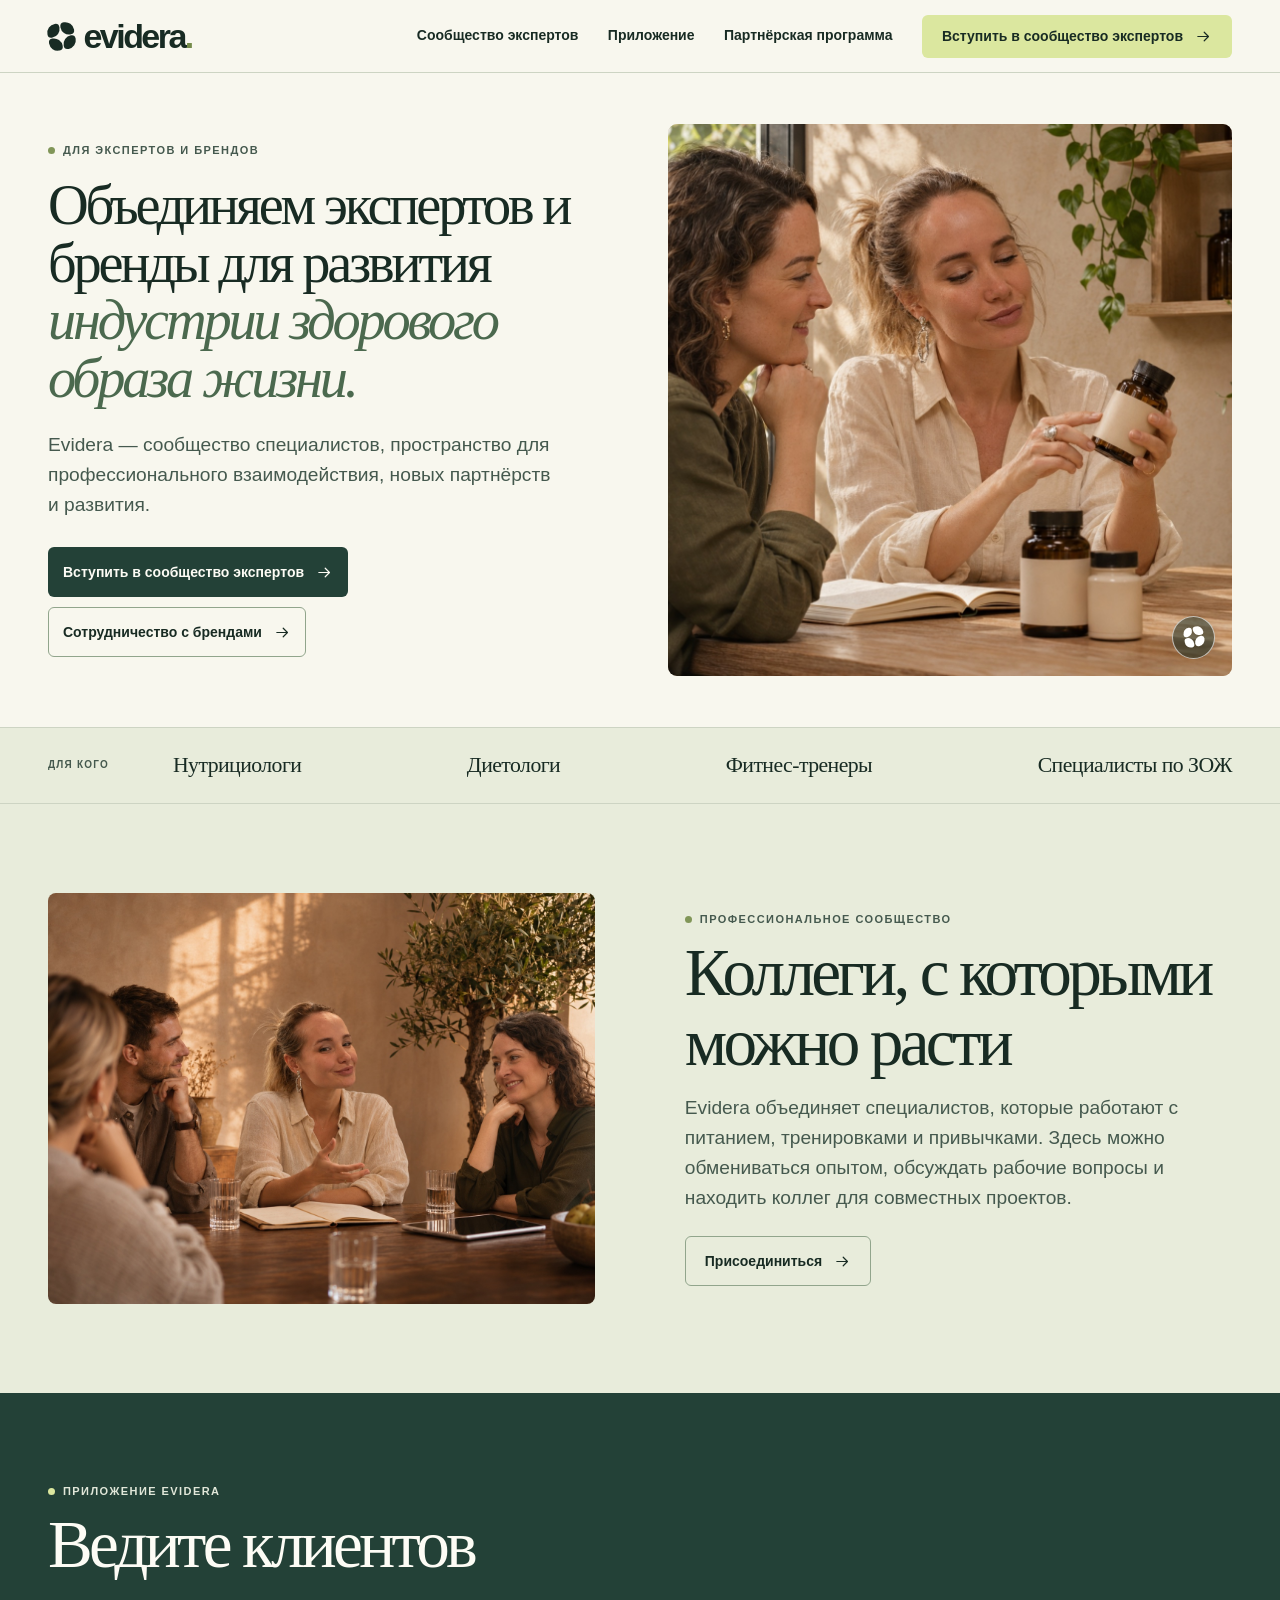
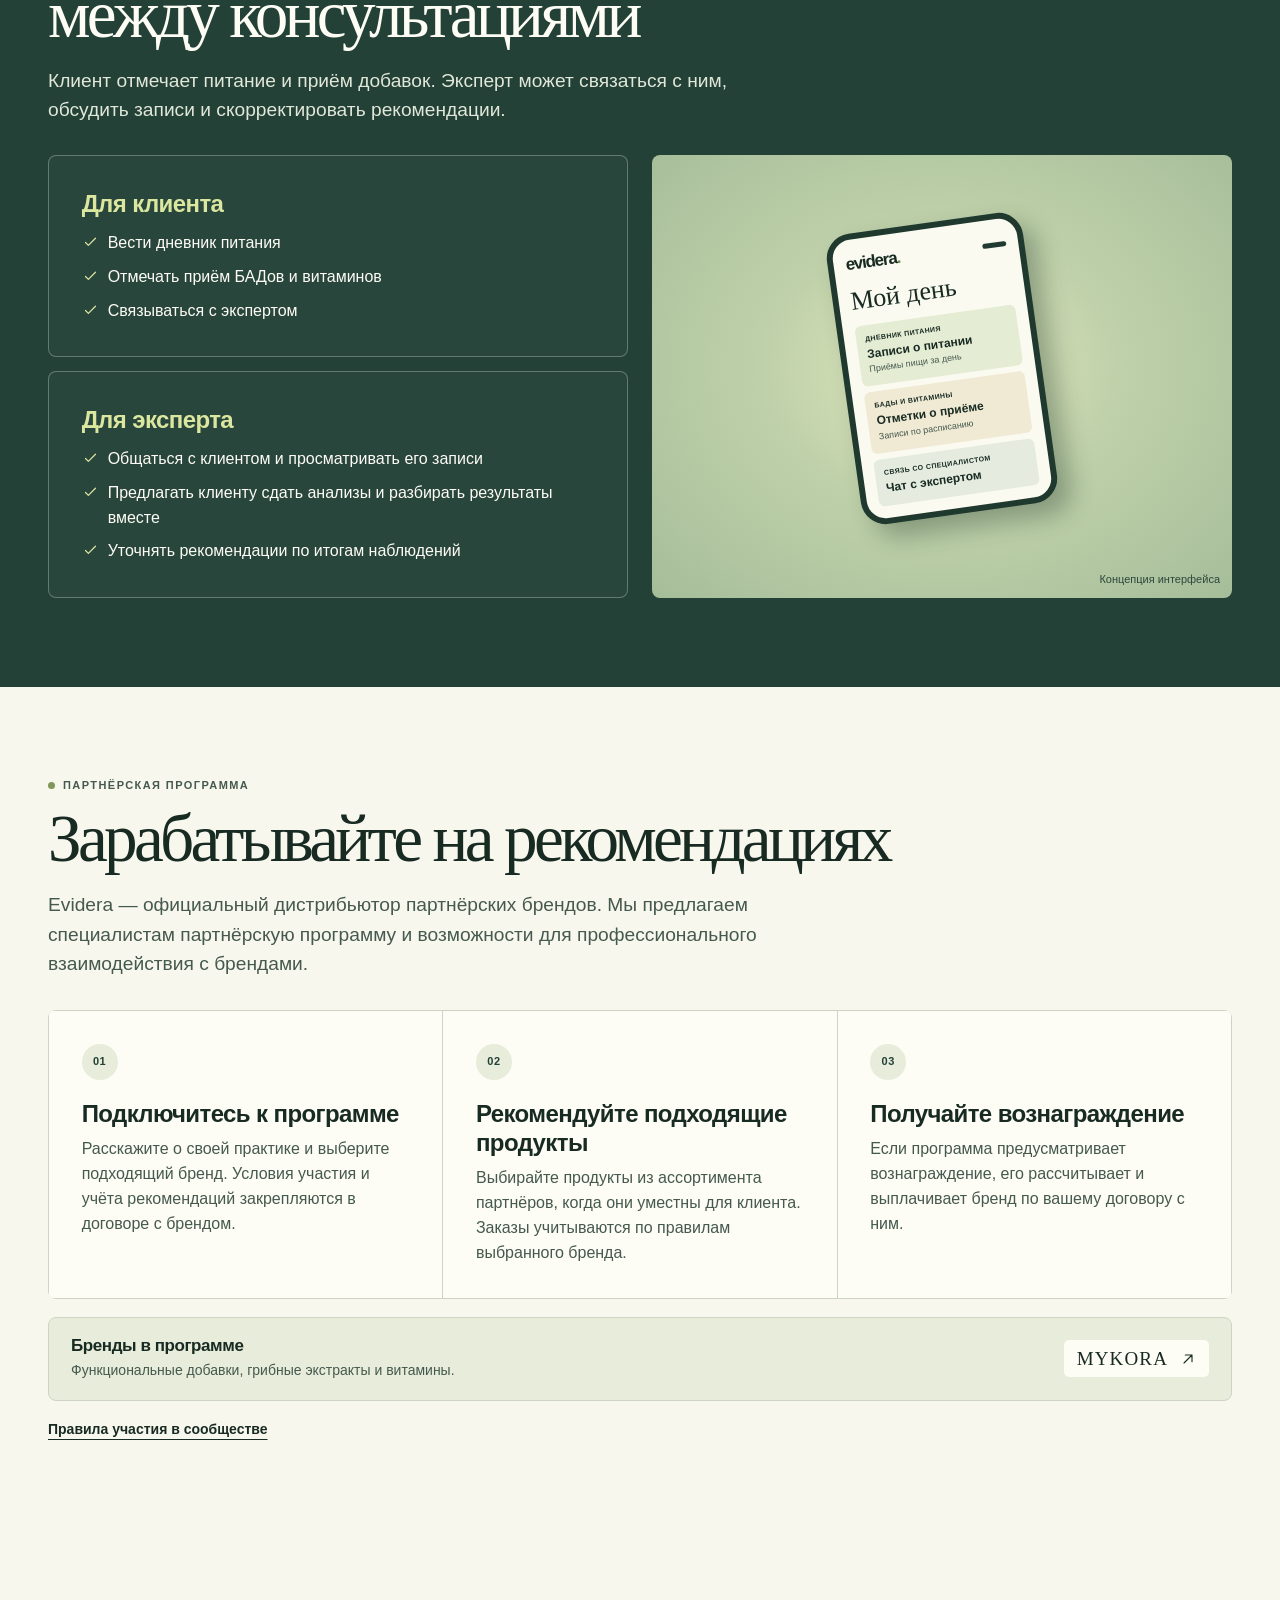
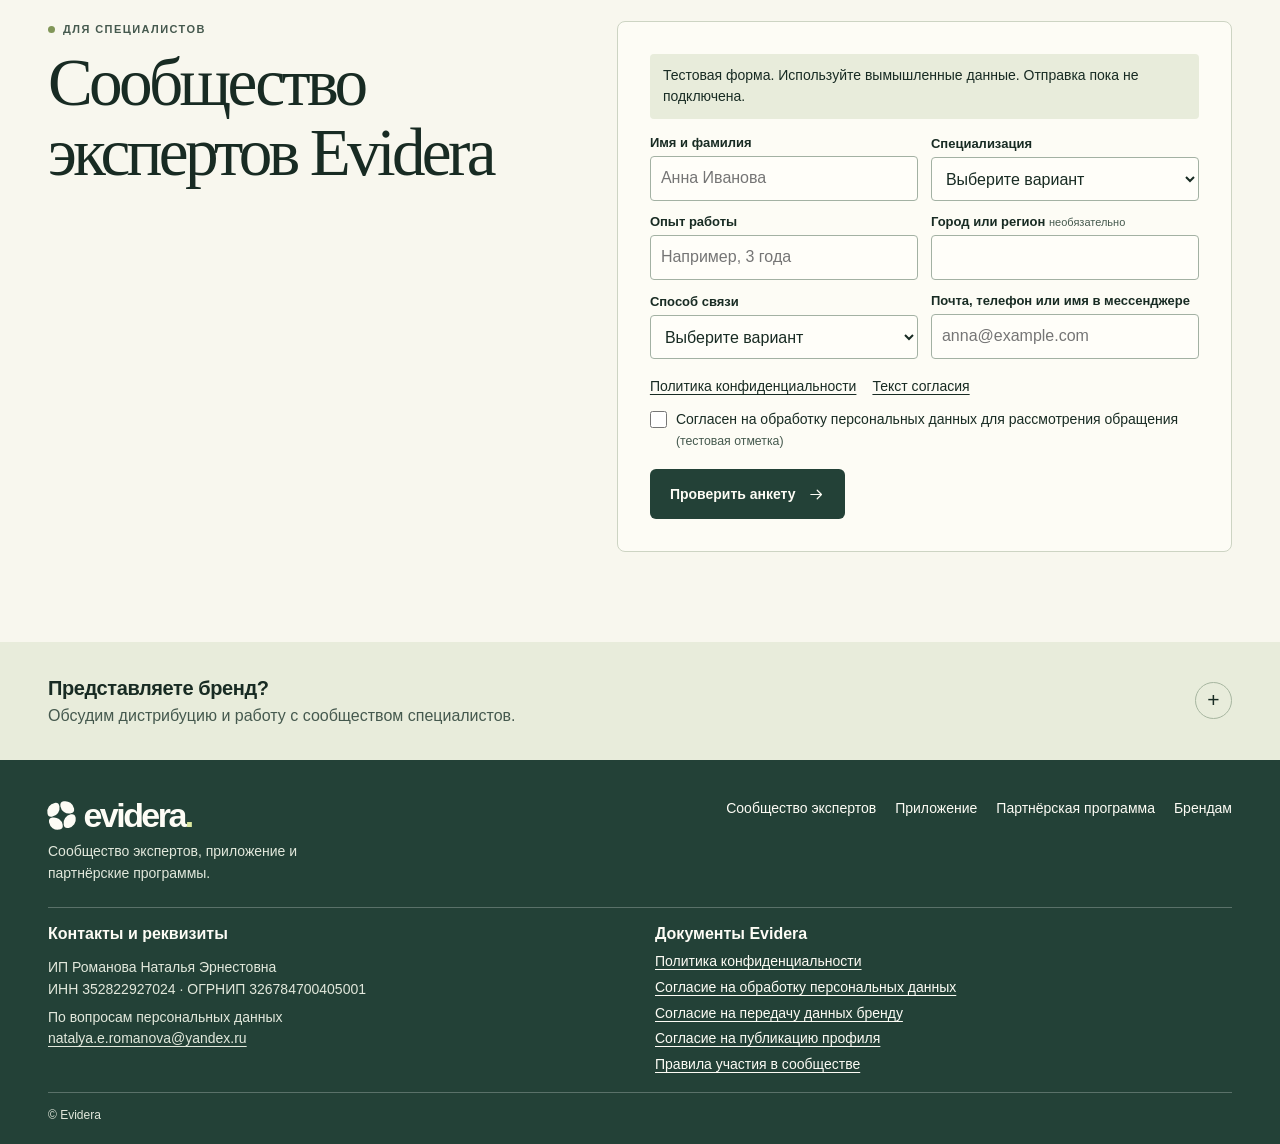
<file: index.html>
<!doctype html>
<html lang="ru">
<head>
<meta charset="utf-8">
<meta name="viewport" content="width=device-width, initial-scale=1">
<meta name="theme-color" content="#f8f7ee">
<meta name="description" content="Evidera — сообщество специалистов по питанию и здоровому образу жизни. Профессиональное взаимодействие, приложение для работы с клиентами и партнёрские программы брендов.">
<title>Evidera — сообщество экспертов и брендов в сфере ЗОЖ</title>
<link rel="icon" href="assets/icon.svg" type="image/svg+xml">
<link rel="stylesheet" href="assets/site.css">
<script src="assets/site.js" defer></script>
<noscript><style>@media(max-width:720px){.header-inner{display:block;padding-block:12px}.menu-toggle{display:none}.site-nav{position:static;display:flex;margin-top:12px}}</style></noscript>
</head>
<body id="top">
<a class="skip" href="#main">К основному содержанию</a>
<header class="header"><div class="wrap header-inner"><a class="wordmark" href="#top" aria-label="Evidera, начало страницы"><span class="mark" aria-hidden="true"><i></i><i></i><i></i><i></i></span><span>evidera<span class="word-dot">.</span></span></a><button class="menu-toggle" aria-controls="site-nav" aria-expanded="false" type="button"><span></span>Меню</button><nav id="site-nav" class="site-nav" aria-label="Главное меню"><a href="#community">Сообщество экспертов</a><a href="#app">Приложение</a><a href="#program">Партнёрская программа</a><a class="button nav-join" href="#join">Вступить в сообщество экспертов<svg viewBox="0 0 24 24" width="24" height="24" fill="none" stroke="currentColor" stroke-width="1.7" stroke-linecap="round" stroke-linejoin="round" aria-hidden="true"><path d="M4 12h15m-6-6 6 6-6 6"/></svg></a></nav></div></header>
<main id="main">
  <section class="hero wrap">
    <div class="hero-copy">
      <p class="kicker"><span aria-hidden="true"></span>Для экспертов и брендов</p>
      <h1>Объединяем экспертов и бренды для развития <em>индустрии здорового образа жизни.</em></h1>
      <p>Evidera — сообщество специалистов, пространство для профессионального взаимодействия, новых партнёрств и развития.</p>
      <div class="actions"><a class="button primary" href="#join">Вступить в сообщество экспертов<svg viewBox="0 0 24 24" width="24" height="24" fill="none" stroke="currentColor" stroke-width="1.7" stroke-linecap="round" stroke-linejoin="round" aria-hidden="true"><path d="M4 12h15m-6-6 6 6-6 6"/></svg></a><a class="button outline" href="#brands">Сотрудничество с брендами<svg viewBox="0 0 24 24" width="24" height="24" fill="none" stroke="currentColor" stroke-width="1.7" stroke-linecap="round" stroke-linejoin="round" aria-hidden="true"><path d="M4 12h15m-6-6 6 6-6 6"/></svg></a></div>
    </div>
    <figure class="hero-photo"><img src="assets/evidera-distribution.jpg" alt="" width="1480" height="1110" fetchpriority="high"><span class="photo-mark" aria-hidden="true"><span class="mark" aria-hidden="true"><i></i><i></i><i></i><i></i></span></span></figure>
  </section>
  <div class="audience"><div class="wrap audience-inner"><p>Для кого</p><ul><li>Нутрициологи</li><li>Диетологи</li><li>Фитнес-тренеры</li><li>Специалисты по ЗОЖ</li></ul></div></div>

  <section class="community" id="community"><div class="wrap community-inner">
    <figure class="community-photo"><img src="assets/evidera-community.jpg" alt="" width="1480" height="1110" loading="lazy"></figure>
    <div><p class="kicker"><span aria-hidden="true"></span>Профессиональное сообщество</p><h2>Коллеги, с которыми можно расти</h2><p class="intro">Evidera объединяет специалистов, которые работают с питанием, тренировками и привычками. Здесь можно обмениваться опытом, обсуждать рабочие вопросы и находить коллег для совместных проектов.</p><a class="button outline" href="#join">Присоединиться<svg viewBox="0 0 24 24" width="24" height="24" fill="none" stroke="currentColor" stroke-width="1.7" stroke-linecap="round" stroke-linejoin="round" aria-hidden="true"><path d="M4 12h15m-6-6 6 6-6 6"/></svg></a></div>
  </div></section>

  <section class="app" id="app"><div class="wrap">
    <div class="app-heading"><p class="kicker"><span aria-hidden="true"></span>Приложение Evidera</p><h2>Ведите клиентов между консультациями</h2><p class="intro">Клиент отмечает питание и приём добавок. Эксперт может связаться с ним, обсудить записи и скорректировать рекомендации.</p></div>
    <div class="app-grid">
      <div class="app-roles"><article class="role"><h3>Для клиента</h3><ul><li><svg viewBox="0 0 24 24" width="24" height="24" fill="none" stroke="currentColor" stroke-width="1.7" stroke-linecap="round" stroke-linejoin="round" aria-hidden="true"><path d="m5 12 4 4 10-10"/></svg><span>Вести дневник питания</span></li><li><svg viewBox="0 0 24 24" width="24" height="24" fill="none" stroke="currentColor" stroke-width="1.7" stroke-linecap="round" stroke-linejoin="round" aria-hidden="true"><path d="m5 12 4 4 10-10"/></svg><span>Отмечать приём БАДов и витаминов</span></li><li><svg viewBox="0 0 24 24" width="24" height="24" fill="none" stroke="currentColor" stroke-width="1.7" stroke-linecap="round" stroke-linejoin="round" aria-hidden="true"><path d="m5 12 4 4 10-10"/></svg><span>Связываться с экспертом</span></li></ul></article><article class="role"><h3>Для эксперта</h3><ul><li><svg viewBox="0 0 24 24" width="24" height="24" fill="none" stroke="currentColor" stroke-width="1.7" stroke-linecap="round" stroke-linejoin="round" aria-hidden="true"><path d="m5 12 4 4 10-10"/></svg><span>Общаться с клиентом и просматривать его записи</span></li><li><svg viewBox="0 0 24 24" width="24" height="24" fill="none" stroke="currentColor" stroke-width="1.7" stroke-linecap="round" stroke-linejoin="round" aria-hidden="true"><path d="m5 12 4 4 10-10"/></svg><span>Предлагать клиенту сдать анализы и разбирать результаты вместе</span></li><li><svg viewBox="0 0 24 24" width="24" height="24" fill="none" stroke="currentColor" stroke-width="1.7" stroke-linecap="round" stroke-linejoin="round" aria-hidden="true"><path d="m5 12 4 4 10-10"/></svg><span>Уточнять рекомендации по итогам наблюдений</span></li></ul></article></div>
      <figure class="app-visual">
        <div class="phone" aria-hidden="true">
          <div class="phone-head"><span>evidera<span class="word-dot">.</span></span><span class="camera"></span></div>
          <p class="phone-title">Мой день</p>
          <div class="screen-card"><small>ДНЕВНИК ПИТАНИЯ</small><strong>Записи о питании</strong><span>Приёмы пищи за день</span></div>
          <div class="screen-card alt"><small>БАДЫ И ВИТАМИНЫ</small><strong>Отметки о приёме</strong><span>Записи по расписанию</span></div>
          <div class="screen-card chat"><small>СВЯЗЬ СО СПЕЦИАЛИСТОМ</small><strong>Чат с экспертом</strong></div>
        </div>
        <figcaption>Концепция интерфейса</figcaption>
      </figure>
    </div>
  </div></section>

  <section class="section wrap" id="program">
    <p class="kicker"><span aria-hidden="true"></span>Партнёрская программа</p><h2>Зарабатывайте на рекомендациях</h2><p class="intro">Evidera — официальный дистрибьютор партнёрских брендов. Мы предлагаем специалистам партнёрскую программу и возможности для профессионального взаимодействия с брендами.</p>
    <ol class="steps"><li><span class="step-index" aria-hidden="true">01</span><h3>Подключитесь к программе</h3><p>Расскажите о своей практике и выберите подходящий бренд. Условия участия и учёта рекомендаций закрепляются в договоре с брендом.</p></li><li><span class="step-index" aria-hidden="true">02</span><h3>Рекомендуйте подходящие продукты</h3><p>Выбирайте продукты из ассортимента партнёров, когда они уместны для клиента. Заказы учитываются по правилам выбранного бренда.</p></li><li><span class="step-index" aria-hidden="true">03</span><h3>Получайте вознаграждение</h3><p>Если программа предусматривает вознаграждение, его рассчитывает и выплачивает бренд по вашему договору с ним.</p></li></ol>
    <div class="brands-strip">
      <div><h3>Бренды в программе</h3><p>Функциональные добавки, грибные экстракты и витамины.</p></div>
      <div class="brand-links"><a href="https://mykora.ru/" aria-label="MYKORA, официальный сайт">MYKORA<svg viewBox="0 0 24 24" width="24" height="24" fill="none" stroke="currentColor" stroke-width="1.7" stroke-linecap="round" stroke-linejoin="round" aria-hidden="true"><path d="M6 18 18 6M8 6h10v10"/></svg></a></div>
    </div>
    <a class="text-link program-rules" href="documents/community-rules/">Правила участия в сообществе</a>
  </section>

  <section class="section wrap join" id="join">
    <div class="join-copy"><p class="kicker"><span aria-hidden="true"></span>Для специалистов</p><h2>Сообщество экспертов Evidera</h2></div>
    <form class="application-form" data-preview-form="expert" aria-describedby="note-expert" action="#join" method="post">
  <p class="form-note" id="note-expert">Тестовая форма. Используйте вымышленные данные. Отправка пока не подключена.</p>
  <div class="form-grid"><label class="field"><span>Имя и фамилия</span><input type="text" name="name" maxlength="160" placeholder="Анна Иванова" required></label><label class="field"><span>Специализация</span><select name="specialty" required><option value="" selected disabled>Выберите вариант</option><option>Нутрициолог</option><option>Диетолог</option><option>Фитнес-тренер</option><option>Другое направление</option></select></label><label class="field"><span>Опыт работы</span><input type="text" name="experience" maxlength="160" placeholder="Например, 3 года" required></label><label class="field"><span>Город или регион <small>необязательно</small></span><input type="text" name="region" maxlength="160" ></label><label class="field"><span>Способ связи</span><select name="method" required><option value="" selected disabled>Выберите вариант</option><option>Электронная почта</option><option>Телефон</option><option>Telegram</option><option>Другой мессенджер</option></select></label><label class="field"><span>Почта, телефон или имя в мессенджере</span><input type="text" name="contact" maxlength="160" placeholder="anna@example.com" required></label></div>
  <div class="form-doc-links"><a href="documents/privacy/" target="_blank" rel="noopener">Политика конфиденциальности</a><a href="documents/consent/" target="_blank" rel="noopener">Текст согласия</a></div>
  <label class="check"><input type="checkbox" name="preview_processing_consent" required><span>Согласен на обработку персональных данных для рассмотрения обращения <small>(тестовая отметка)</small></span></label>
  <button class="button primary" type="submit" disabled>Проверить анкету<svg viewBox="0 0 24 24" width="24" height="24" fill="none" stroke="currentColor" stroke-width="1.7" stroke-linecap="round" stroke-linejoin="round" aria-hidden="true"><path d="M4 12h15m-6-6 6 6-6 6"/></svg></button>
  <p class="form-status" role="status"></p>
</form>
  </section>

  <section class="brand-section" aria-label="Сотрудничество с брендами"><div class="wrap">
    <details id="brands"><summary><span><strong>Представляете бренд?</strong><span>Обсудим дистрибуцию и работу с сообществом специалистов.</span></span><span class="brand-toggle" aria-hidden="true"></span></summary><form class="application-form" data-preview-form="brand" aria-describedby="note-brand" action="#join" method="post">
  <p class="form-note" id="note-brand">Тестовая форма. Используйте вымышленные данные. Отправка пока не подключена.</p>
  <div class="form-grid"><label class="field"><span>Компания или бренд</span><input type="text" name="company" maxlength="160" required></label><label class="field"><span>Имя представителя</span><input type="text" name="name" maxlength="160" required></label><label class="field"><span>Рабочая почта</span><input type="email" name="email" maxlength="160" placeholder="name@example.com" required></label><label class="field"><span>Сайт или каталог <small>необязательно</small></span><input type="url" name="website" maxlength="300" placeholder="https://" ></label><label class="field wide"><span>Предложение о сотрудничестве</span><textarea name="proposal" rows="4" maxlength="1800" required placeholder="Категория продукции и желаемый формат работы"></textarea></label></div>
  <div class="form-doc-links"><a href="documents/privacy/" target="_blank" rel="noopener">Политика конфиденциальности</a><a href="documents/consent/" target="_blank" rel="noopener">Текст согласия</a></div>
  <label class="check"><input type="checkbox" name="preview_processing_consent" required><span>Согласен на обработку персональных данных для рассмотрения обращения <small>(тестовая отметка)</small></span></label>
  <button class="button primary" type="submit" disabled>Проверить предложение<svg viewBox="0 0 24 24" width="24" height="24" fill="none" stroke="currentColor" stroke-width="1.7" stroke-linecap="round" stroke-linejoin="round" aria-hidden="true"><path d="M4 12h15m-6-6 6 6-6 6"/></svg></button>
  <p class="form-status" role="status"></p>
</form></details>
  </div></section>
</main>
<footer class="footer" id="contacts"><div class="wrap">
  <div class="footer-main"><div><a class="wordmark" href="#top" aria-label="Evidera, начало страницы"><span class="mark" aria-hidden="true"><i></i><i></i><i></i><i></i></span><span>evidera<span class="word-dot">.</span></span></a><p>Сообщество экспертов, приложение и партнёрские программы.</p></div><nav aria-label="Разделы лендинга"><a href="#community">Сообщество экспертов</a><a href="#app">Приложение</a><a href="#program">Партнёрская программа</a><a href="#brands">Брендам</a></nav></div>
  <div class="footer-docs">
    <section id="contact-info"><h2>Контакты и реквизиты</h2><p>ИП Романова Наталья Эрнестовна<br>ИНН 352822927024 · ОГРНИП 326784700405001</p><p>По вопросам персональных данных<br><a href="mailto:natalya.e.romanova@yandex.ru">natalya.e.romanova@yandex.ru</a></p></section>
    <section id="privacy"><h2>Документы Evidera</h2><ul class="document-links"><li><a href="documents/privacy/">Политика конфиденциальности</a></li><li><a href="documents/consent/">Согласие на обработку персональных данных</a></li><li><a href="documents/brand-transfer/">Согласие на передачу данных бренду</a></li><li><a href="documents/profile-publication/">Согласие на публикацию профиля</a></li><li><a href="documents/community-rules/">Правила участия в сообществе</a></li></ul></section>
  </div>
  <p class="copyright">© Evidera</p>
</div></footer>
</body>
</html>
</file>
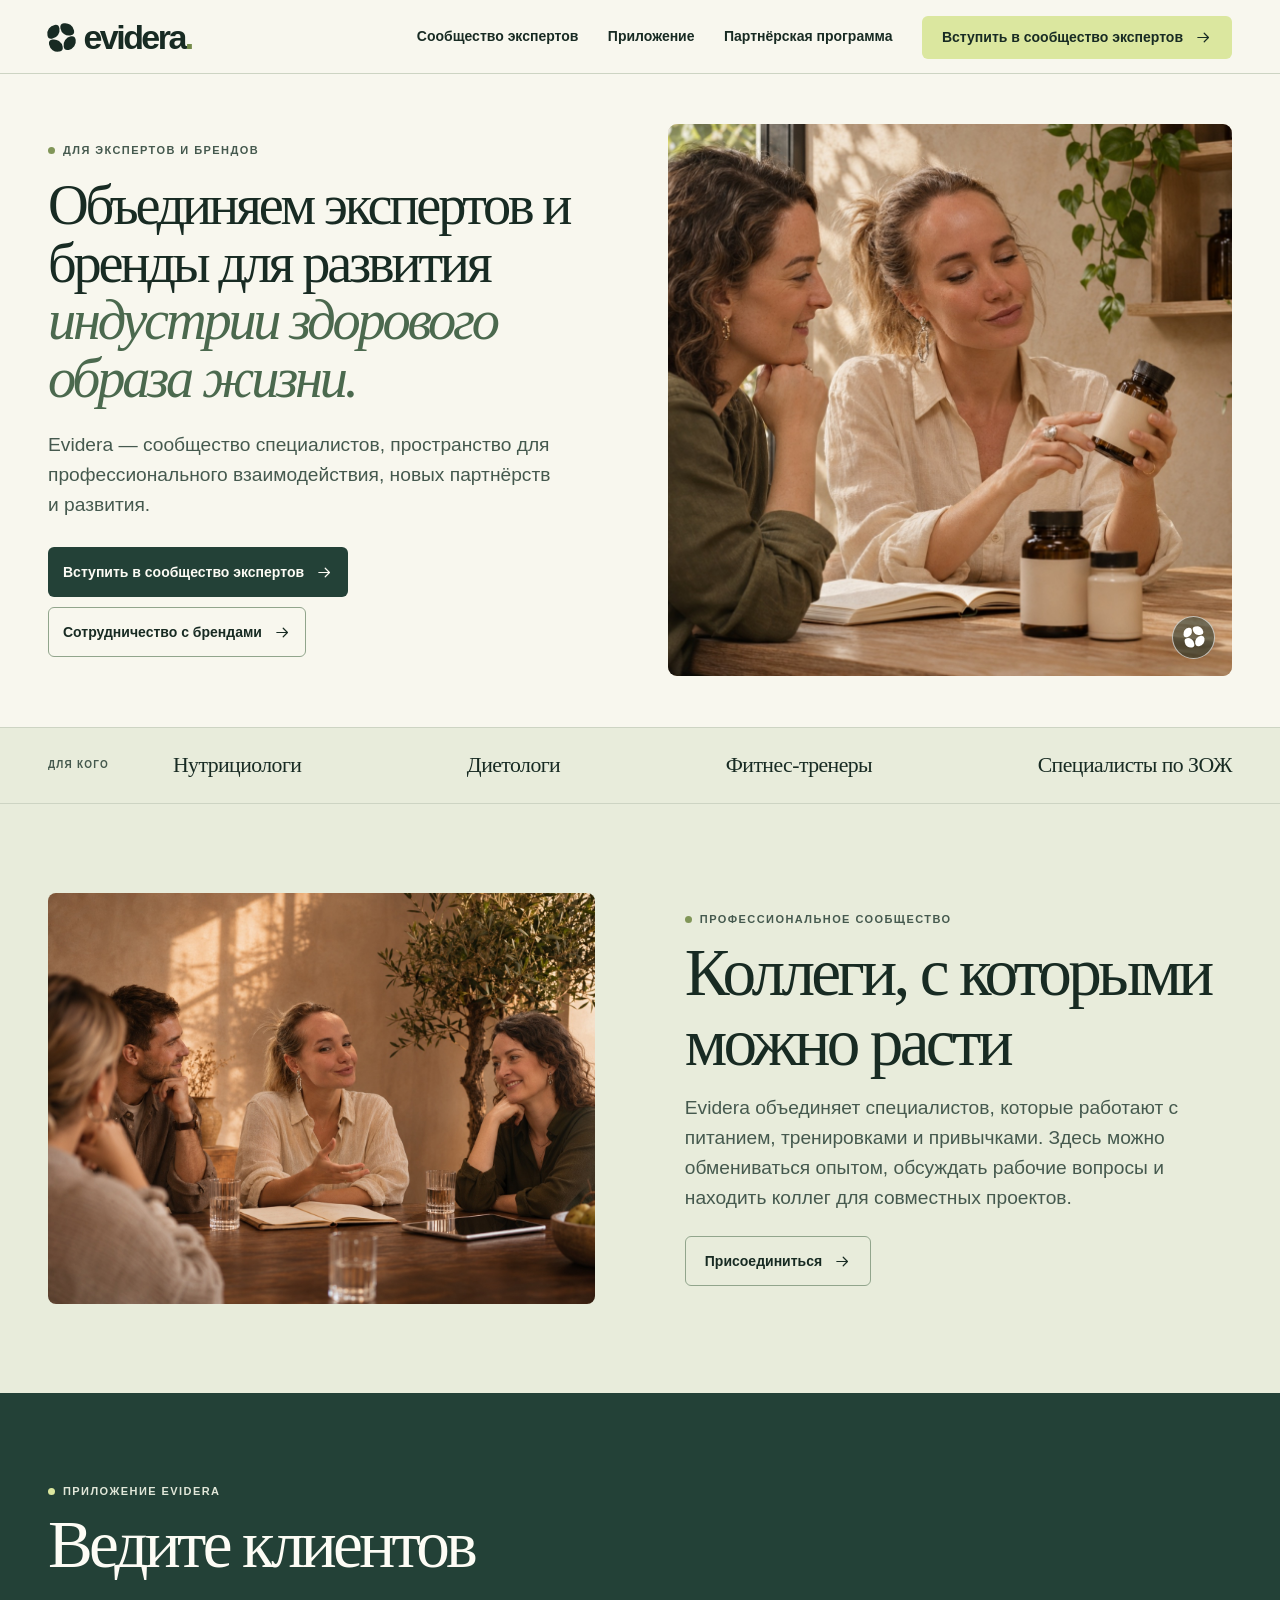
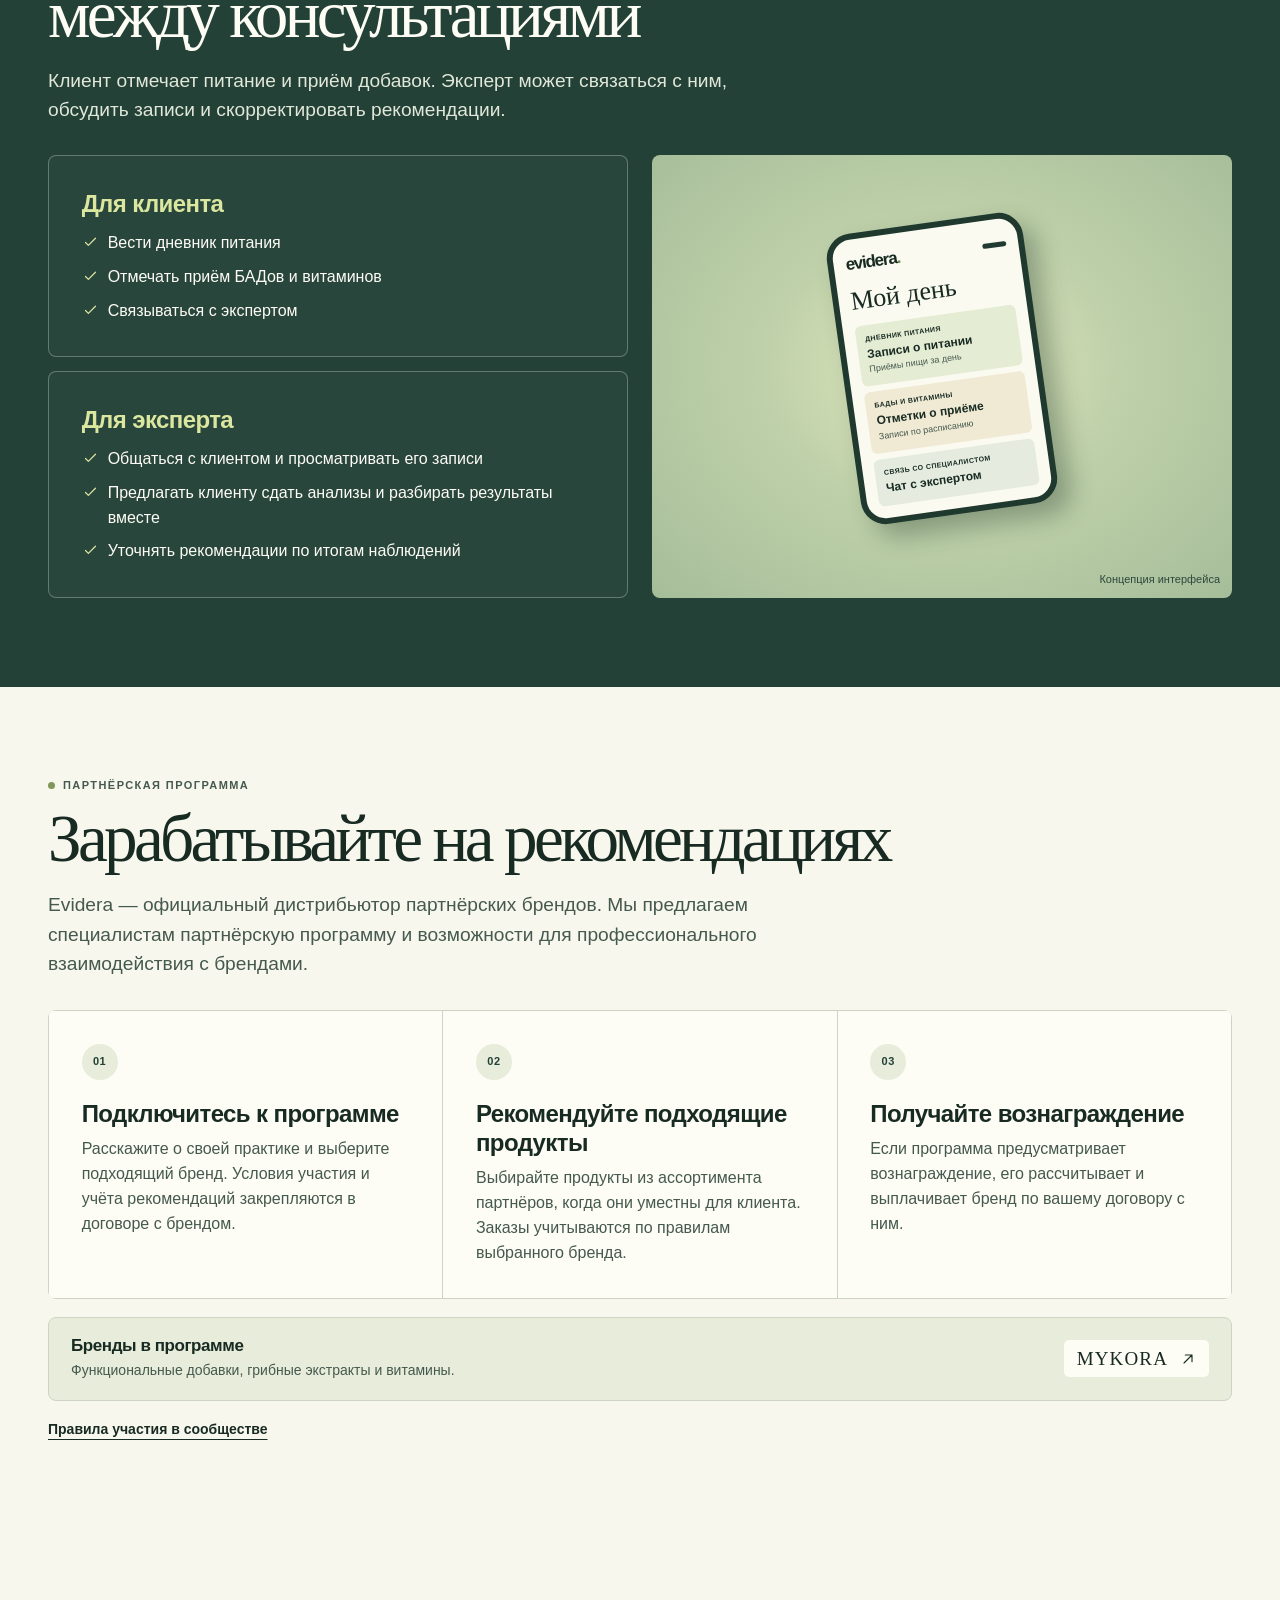
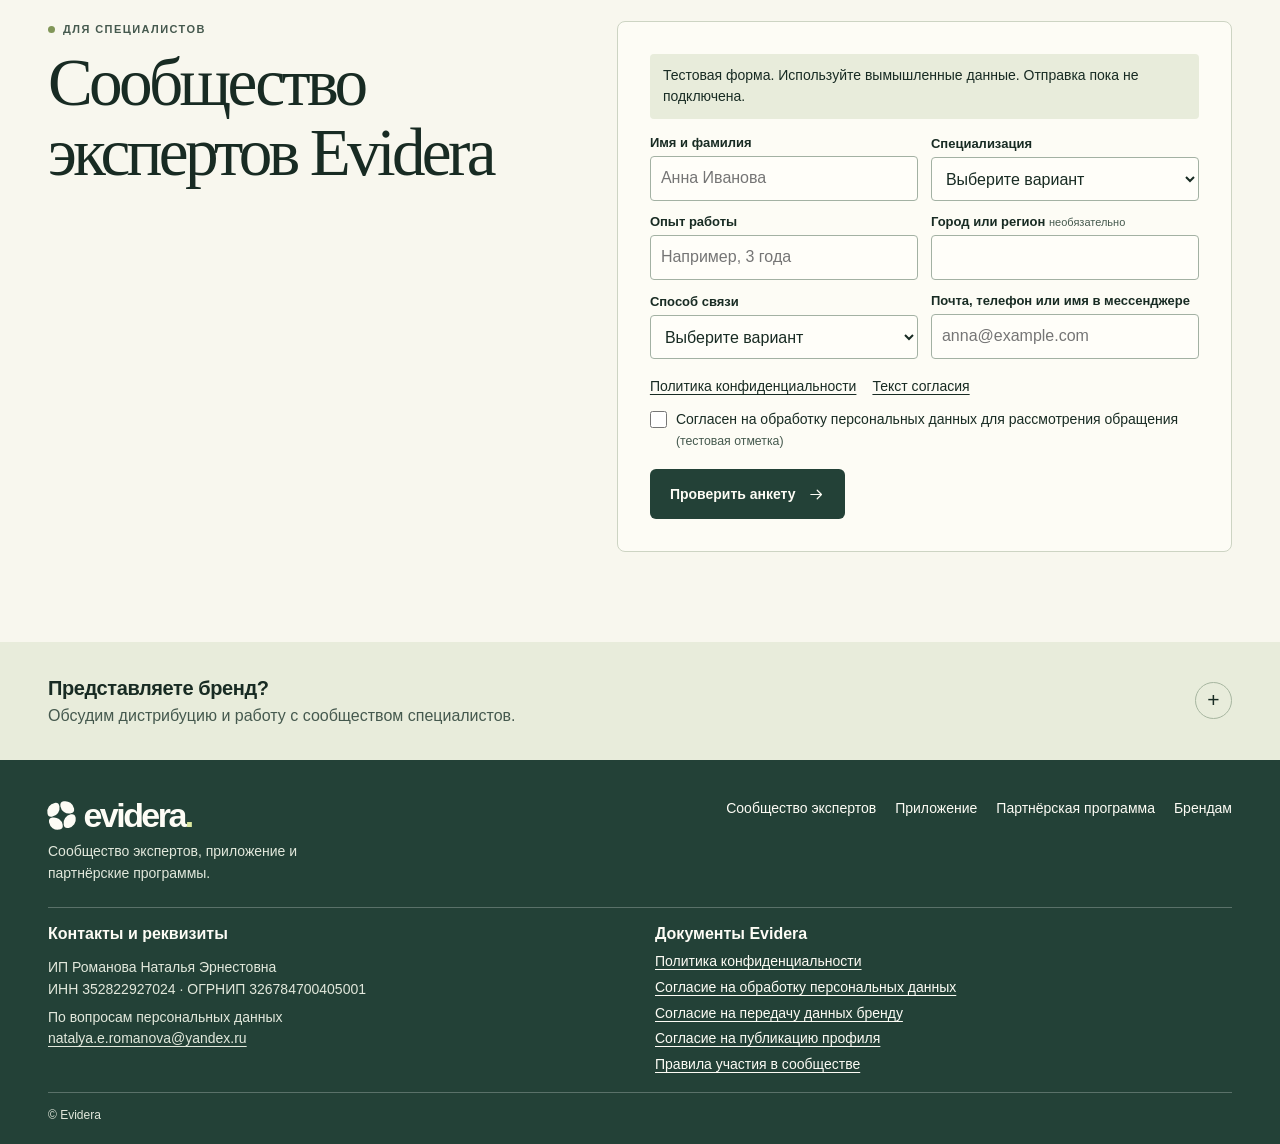
<file: about/index.html>
<!doctype html>
<html lang="ru">
<head>
<meta charset="utf-8">
<meta http-equiv="refresh" content="0;url=../#community">
<meta name="robots" content="noindex">
<title>Evidera</title>
</head>
<body><a href="../#community">Перейти к разделу на сайте Evidera</a></body>
</html>
</file>
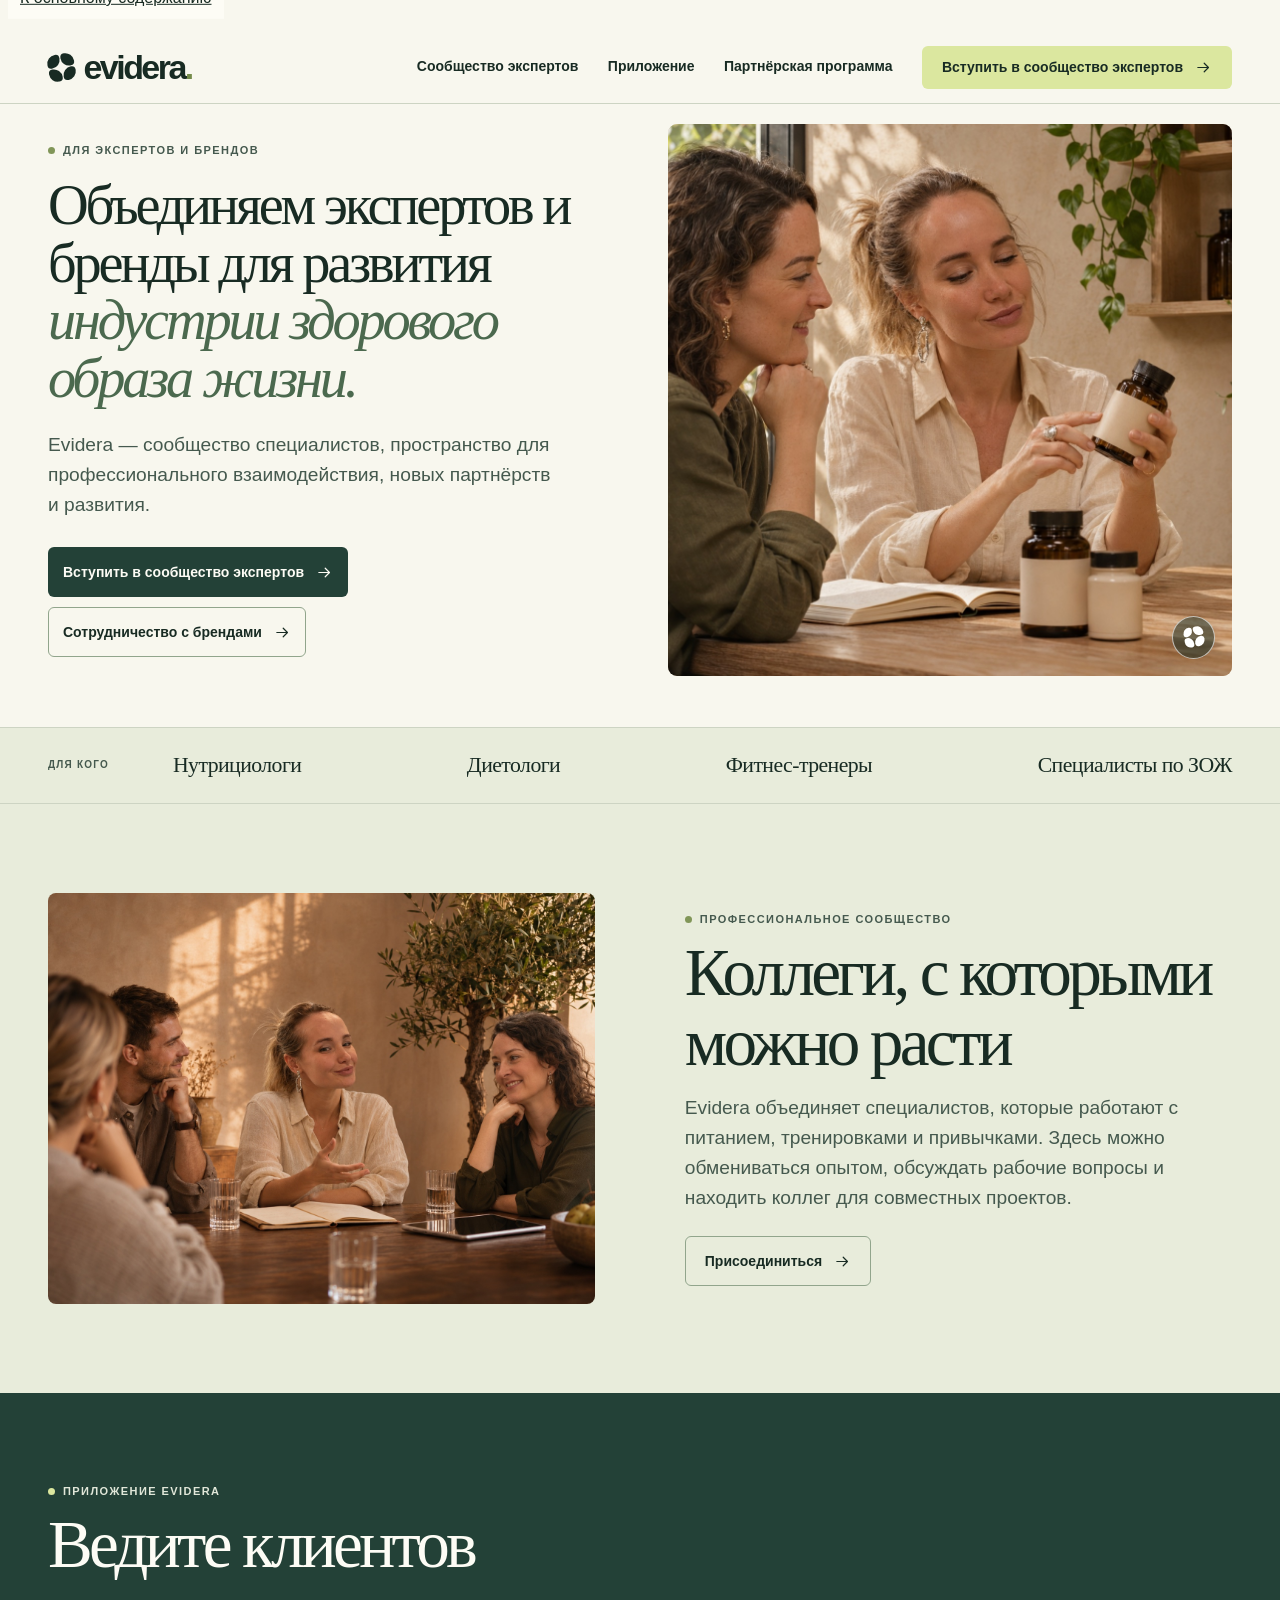
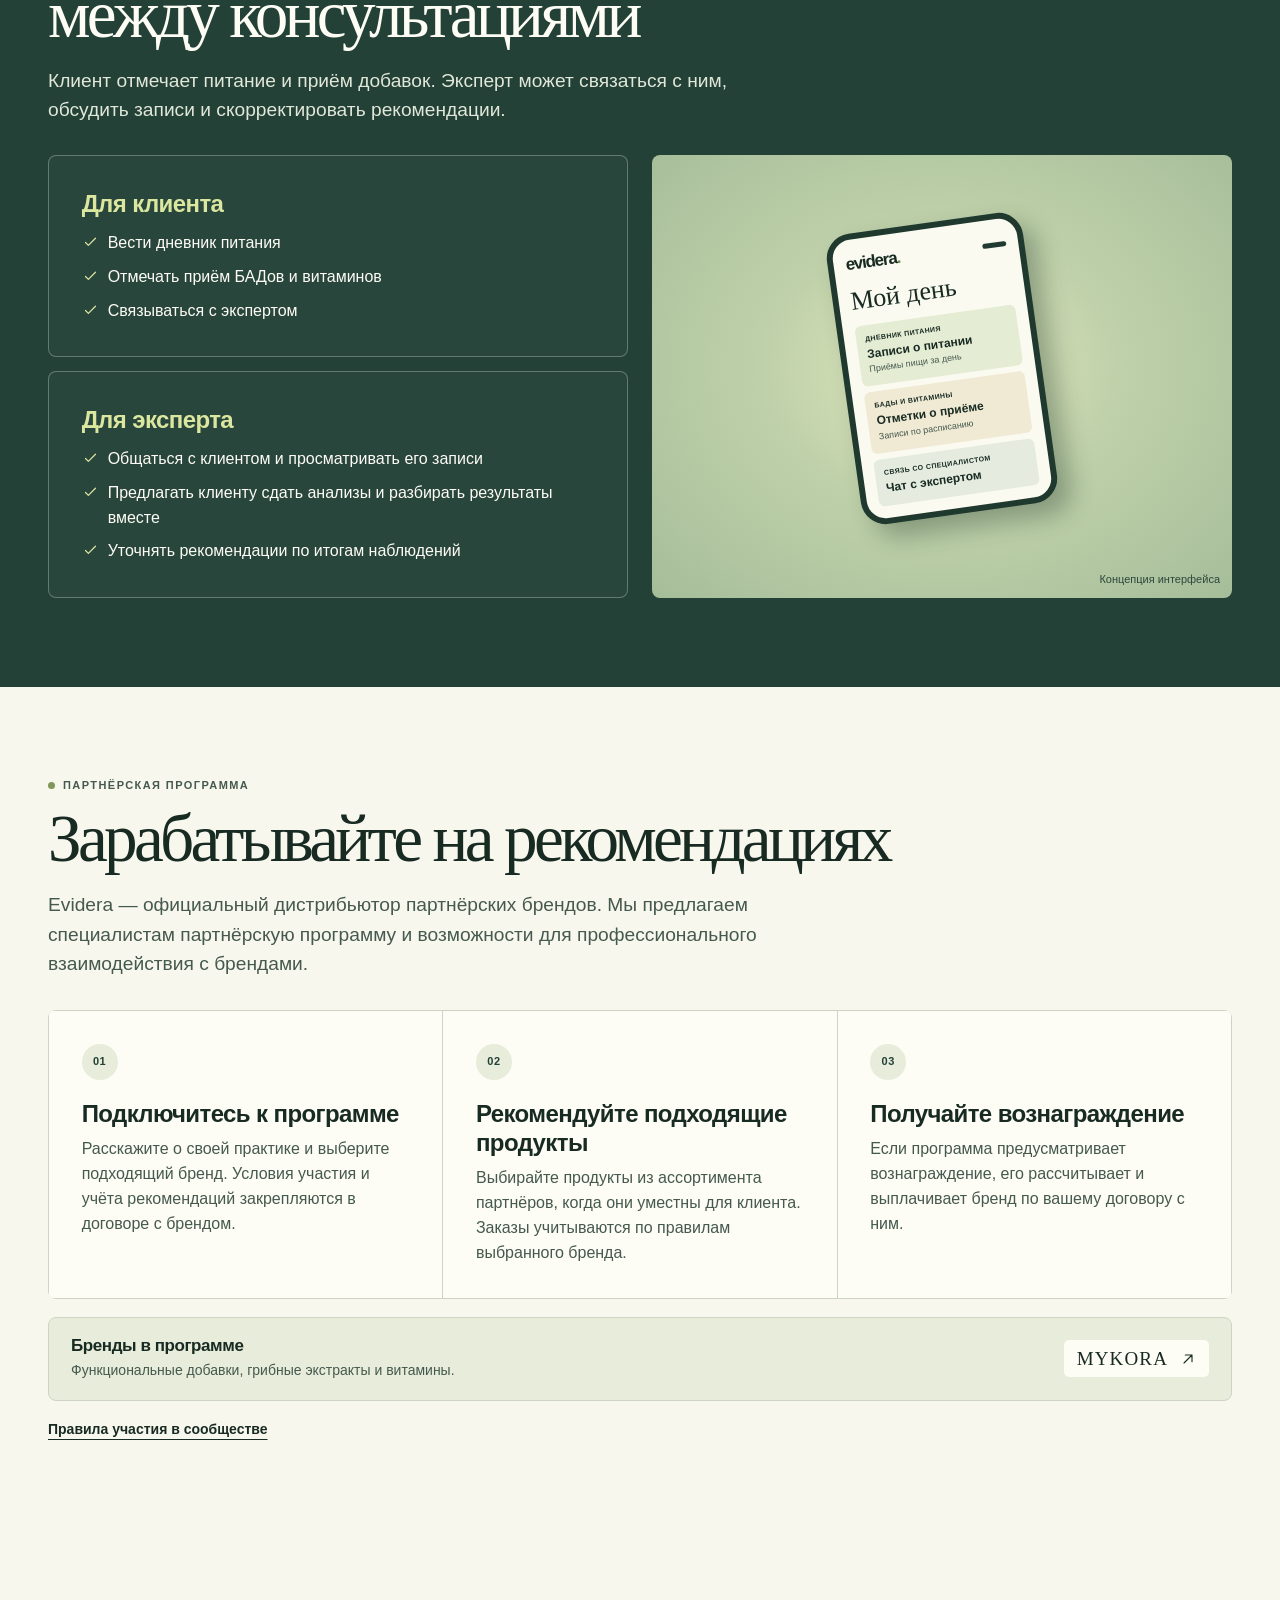
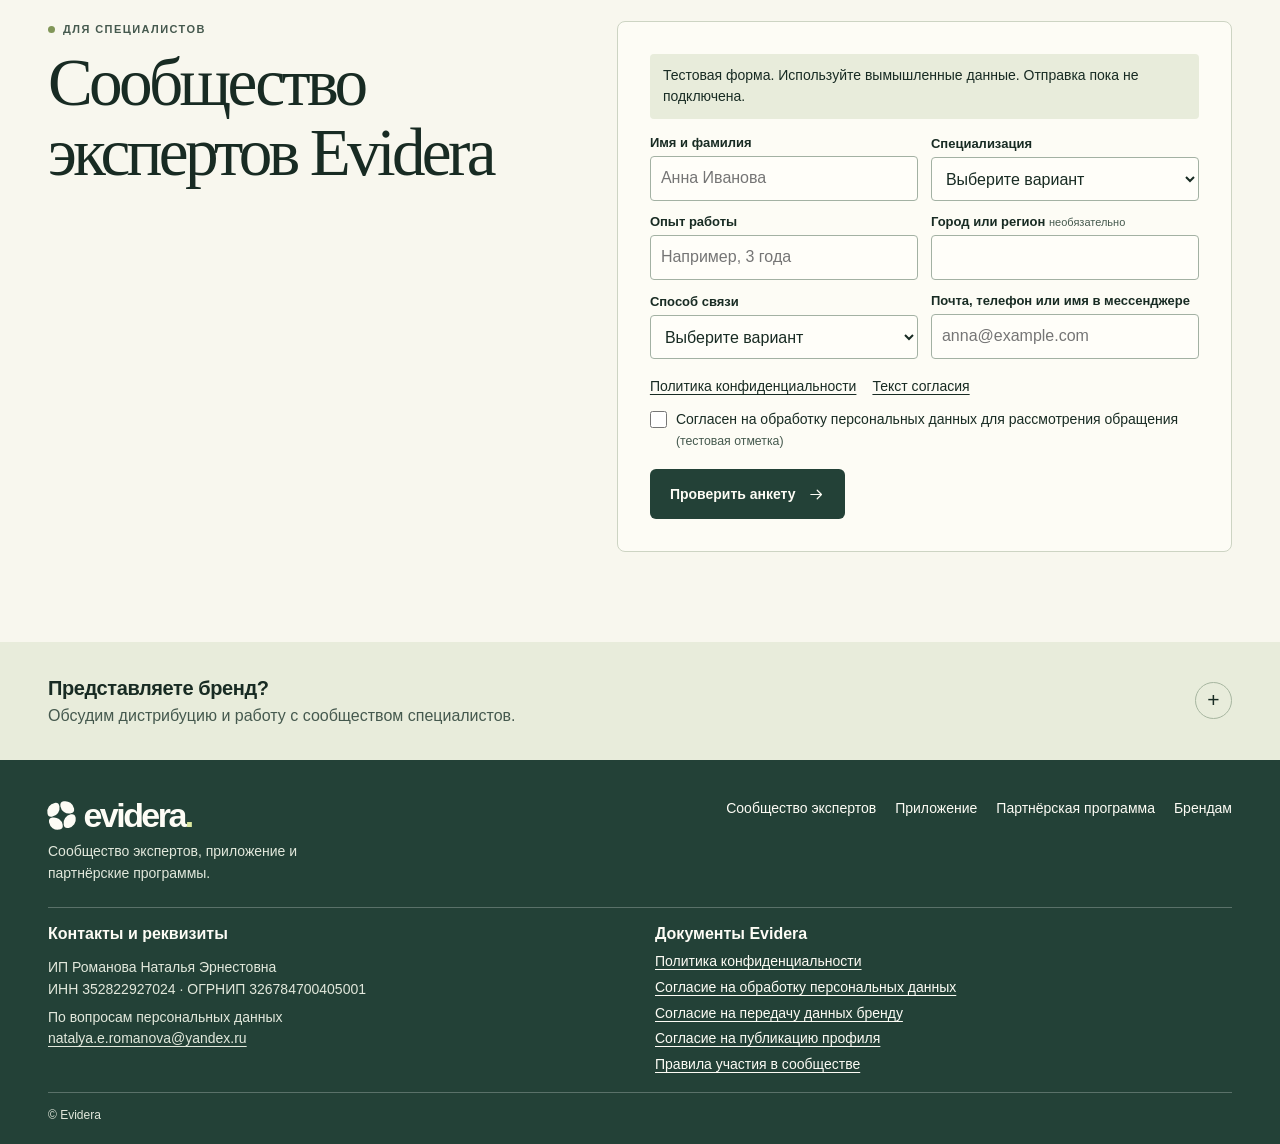
<file: app/index.html>
<!doctype html>
<html lang="ru">
<head>
<meta charset="utf-8">
<meta http-equiv="refresh" content="0;url=../#app">
<meta name="robots" content="noindex">
<title>Evidera</title>
</head>
<body><a href="../#app">Перейти к разделу на сайте Evidera</a></body>
</html>
</file>
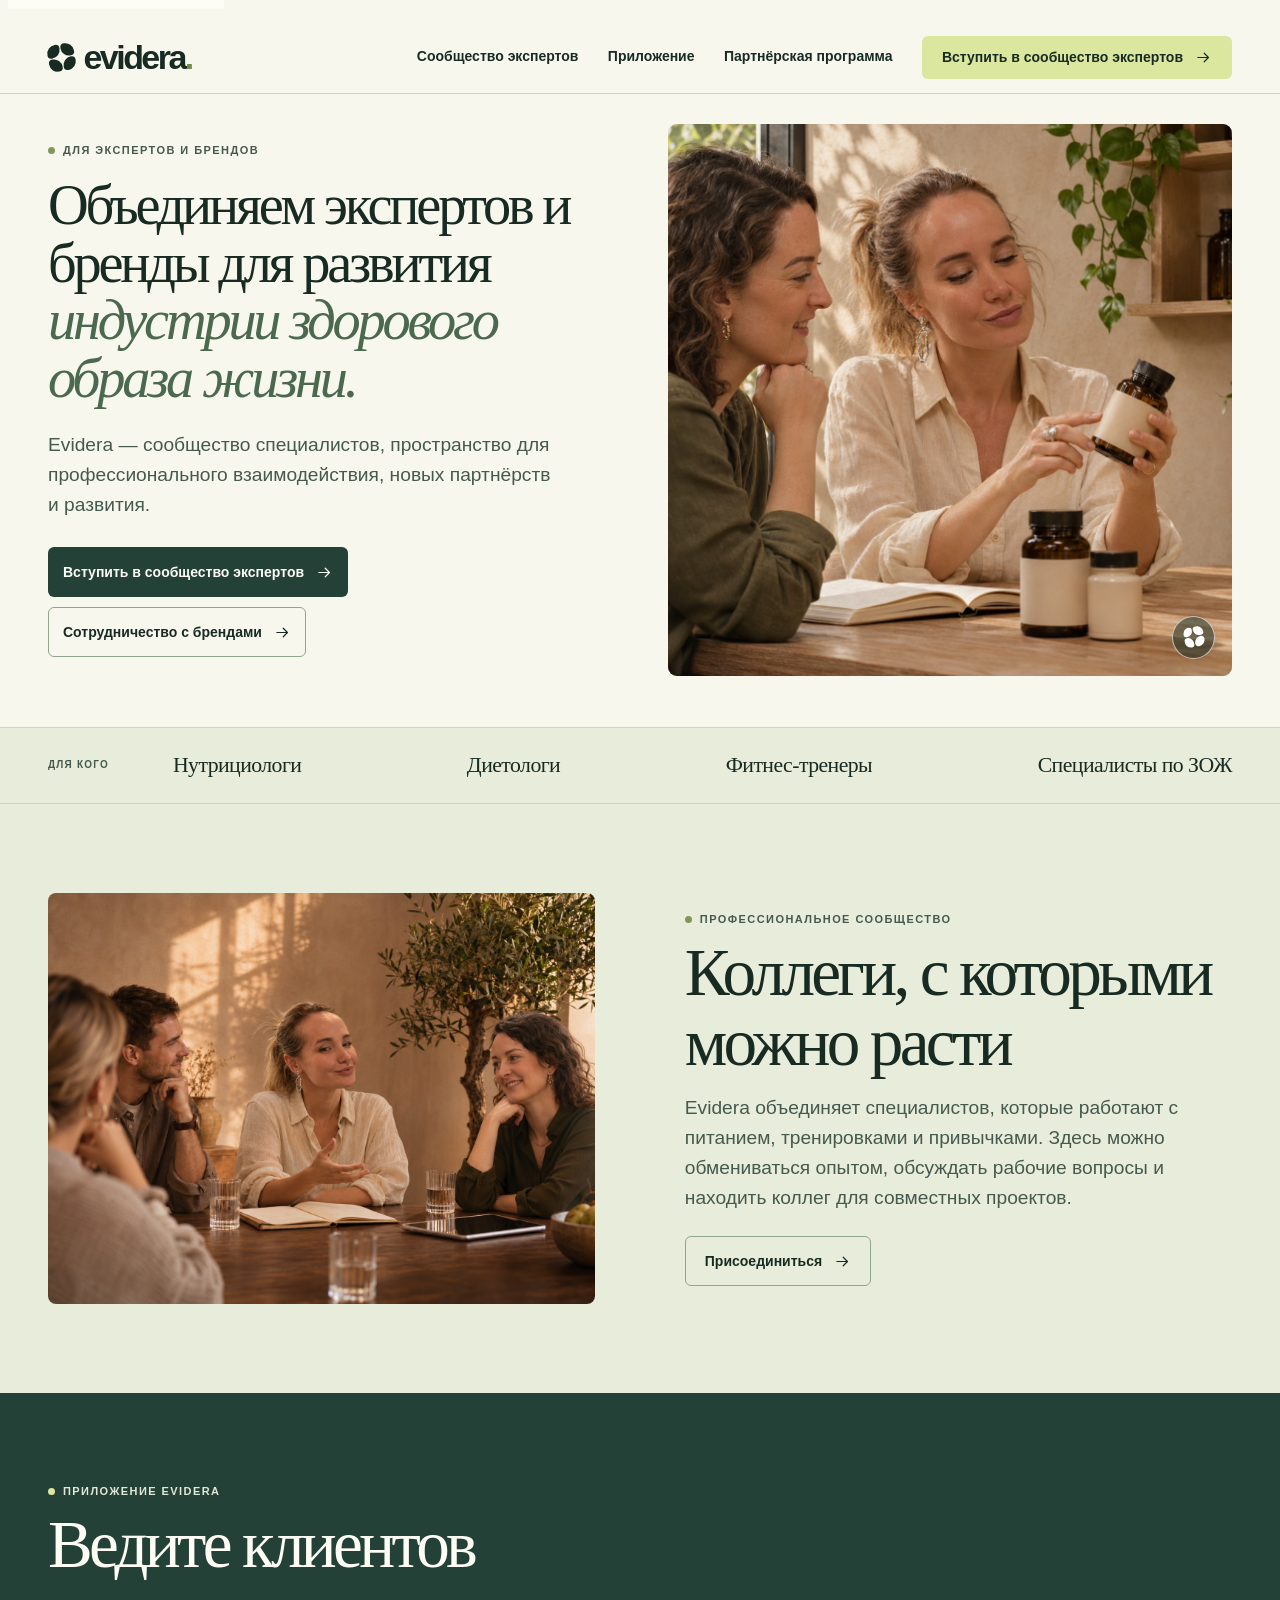
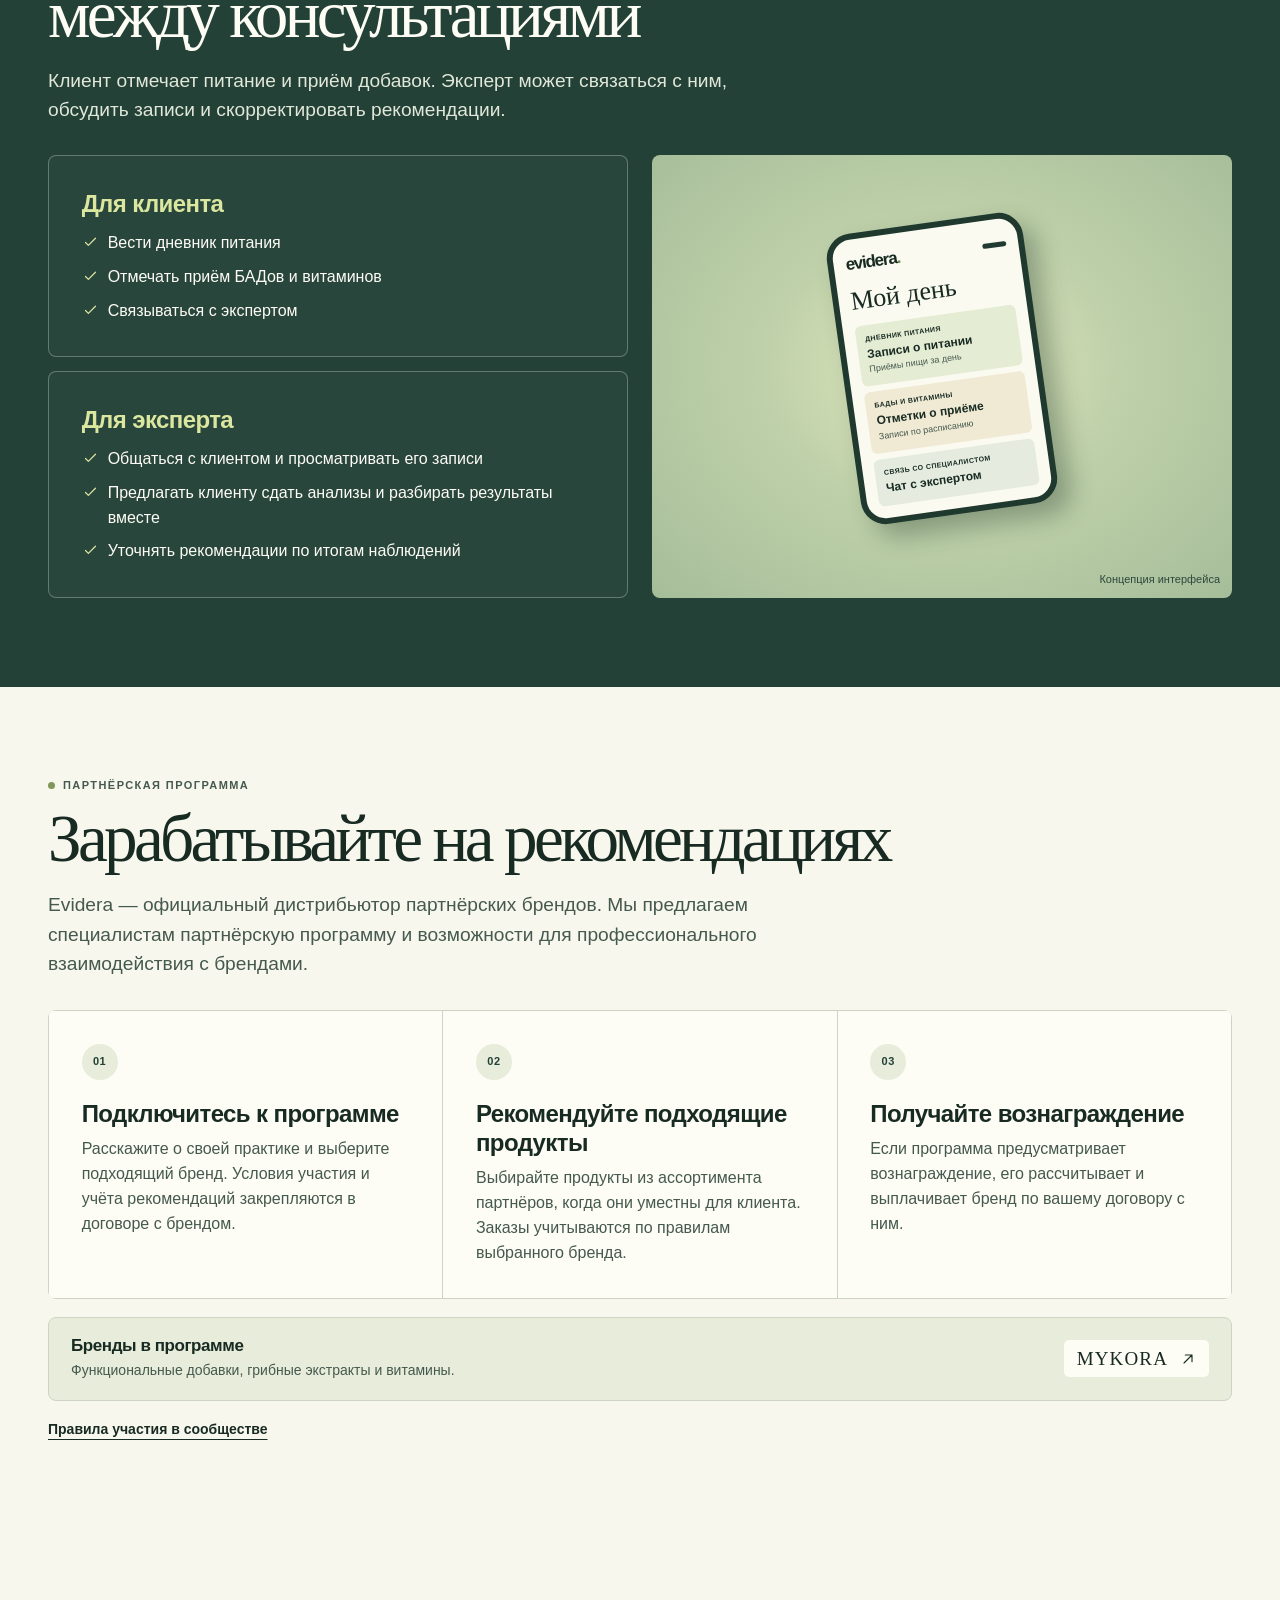
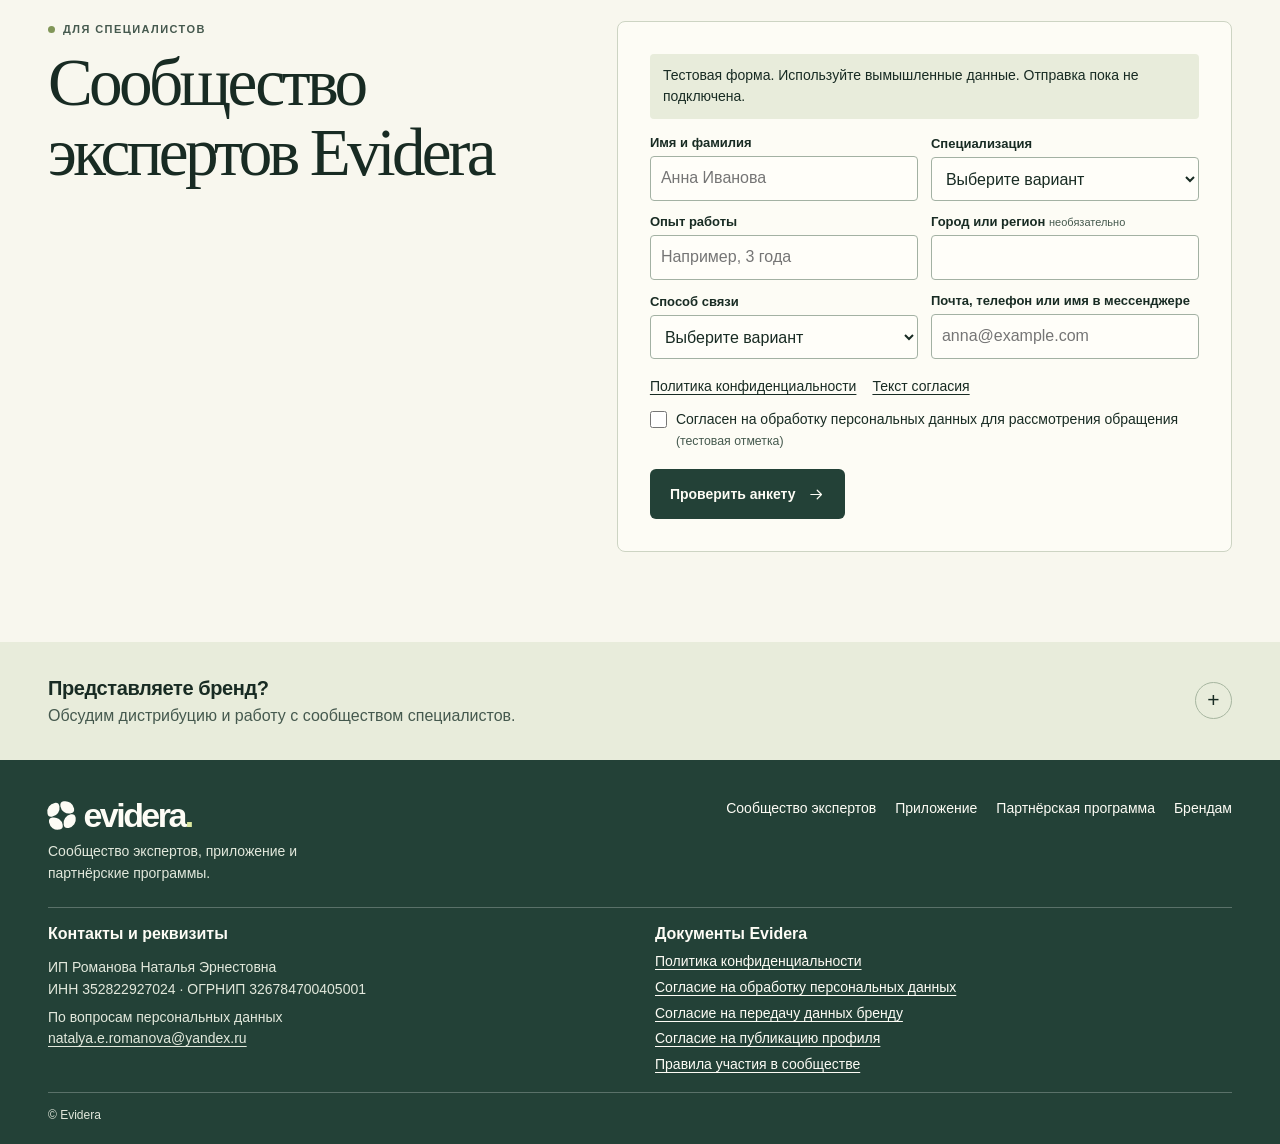
<file: brands/index.html>
<!doctype html>
<html lang="ru">
<head>
<meta charset="utf-8">
<meta http-equiv="refresh" content="0;url=../#program">
<meta name="robots" content="noindex">
<title>Evidera</title>
</head>
<body><a href="../#program">Перейти к разделу на сайте Evidera</a></body>
</html>
</file>
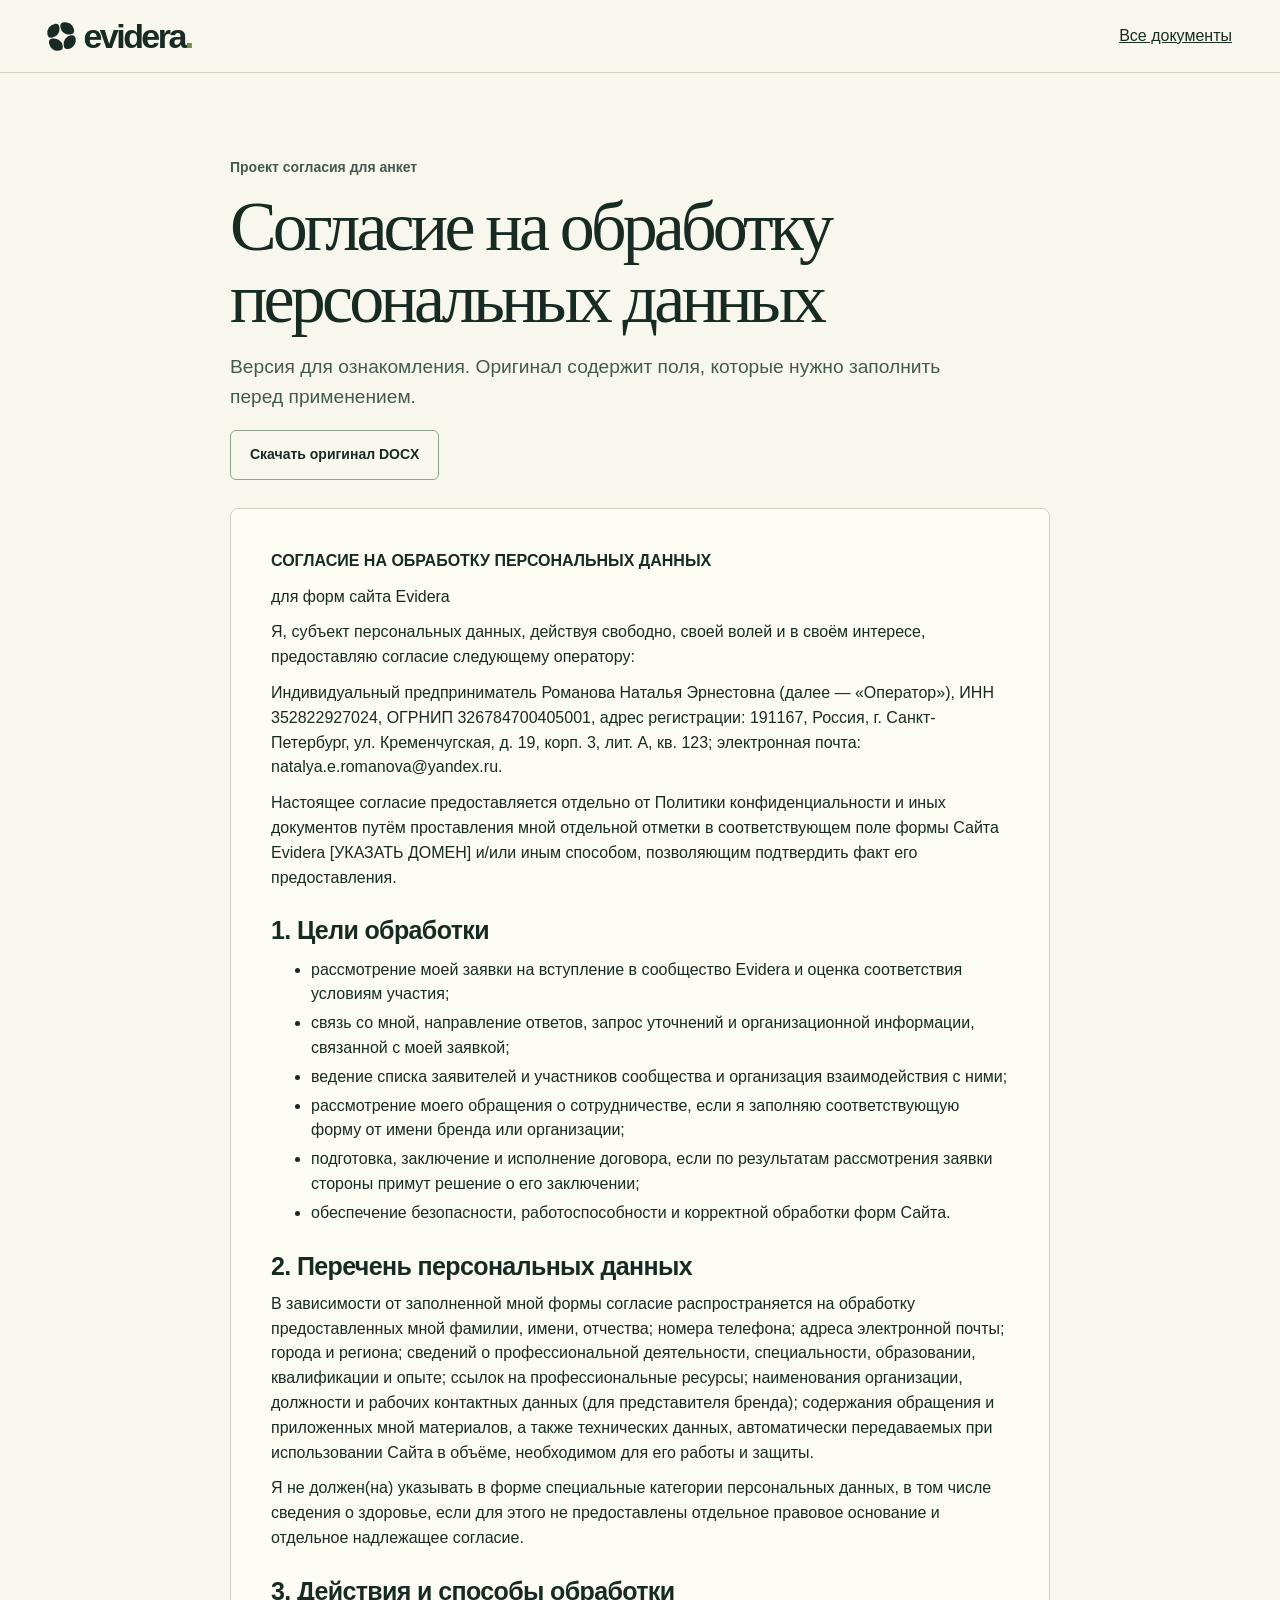
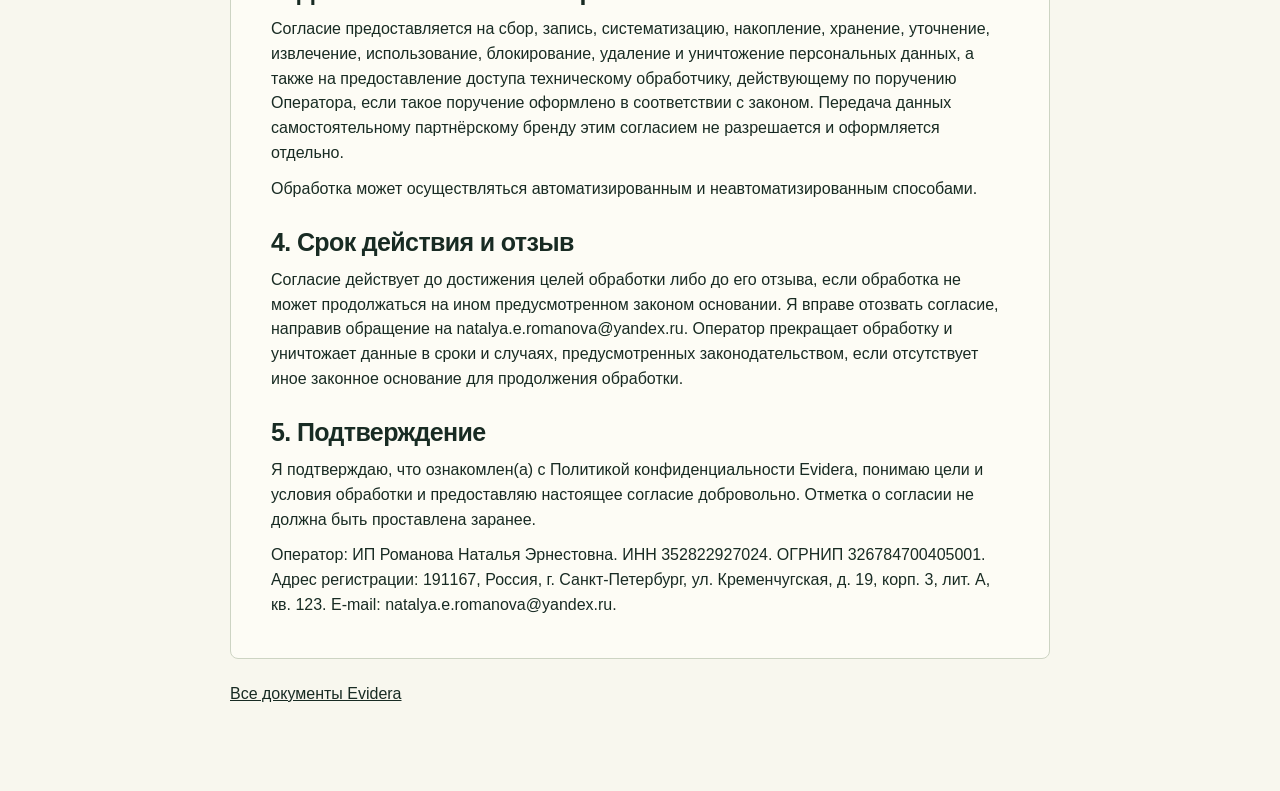
<file: consent/index.html>
<!doctype html>
<html lang="ru">
<head>
<meta charset="utf-8">
<meta http-equiv="refresh" content="0;url=../documents/consent/">
<meta name="robots" content="noindex">
<title>Evidera</title>
</head>
<body><a href="../documents/consent/">Перейти к разделу на сайте Evidera</a></body>
</html>
</file>
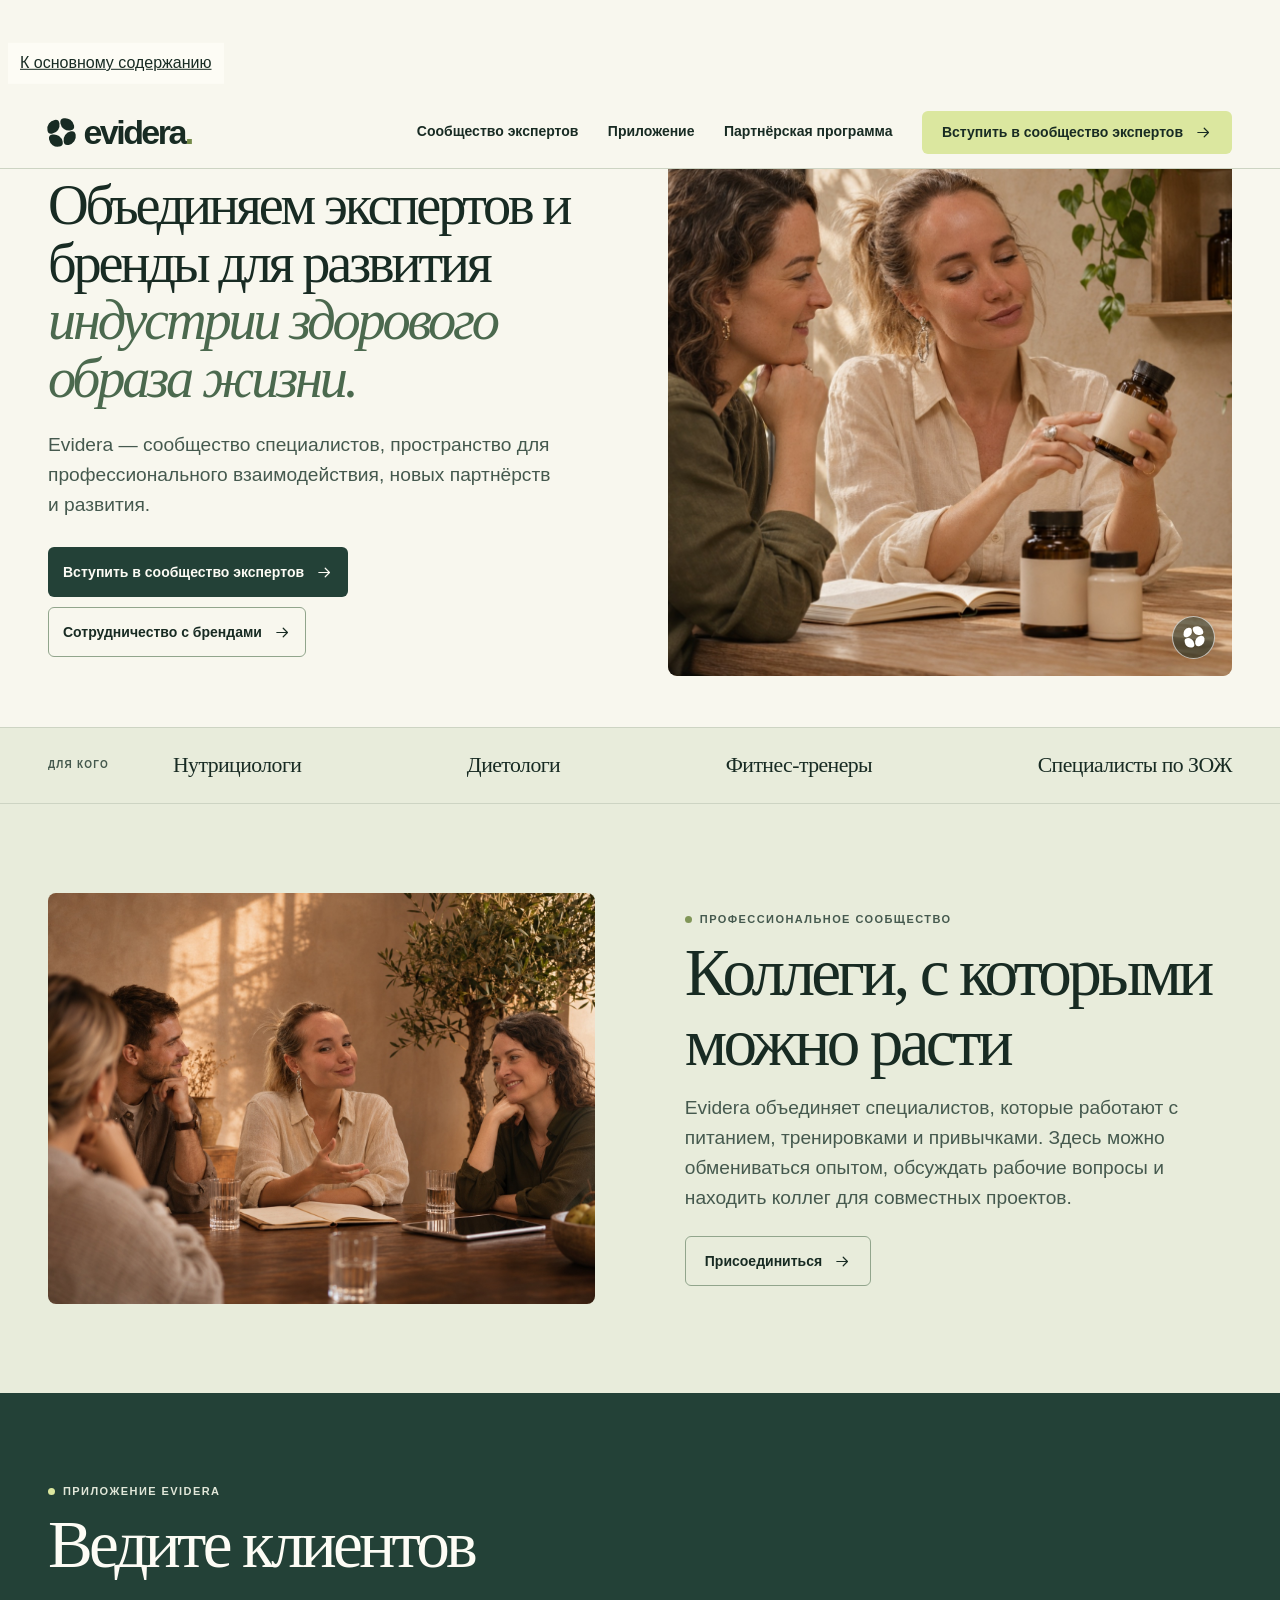
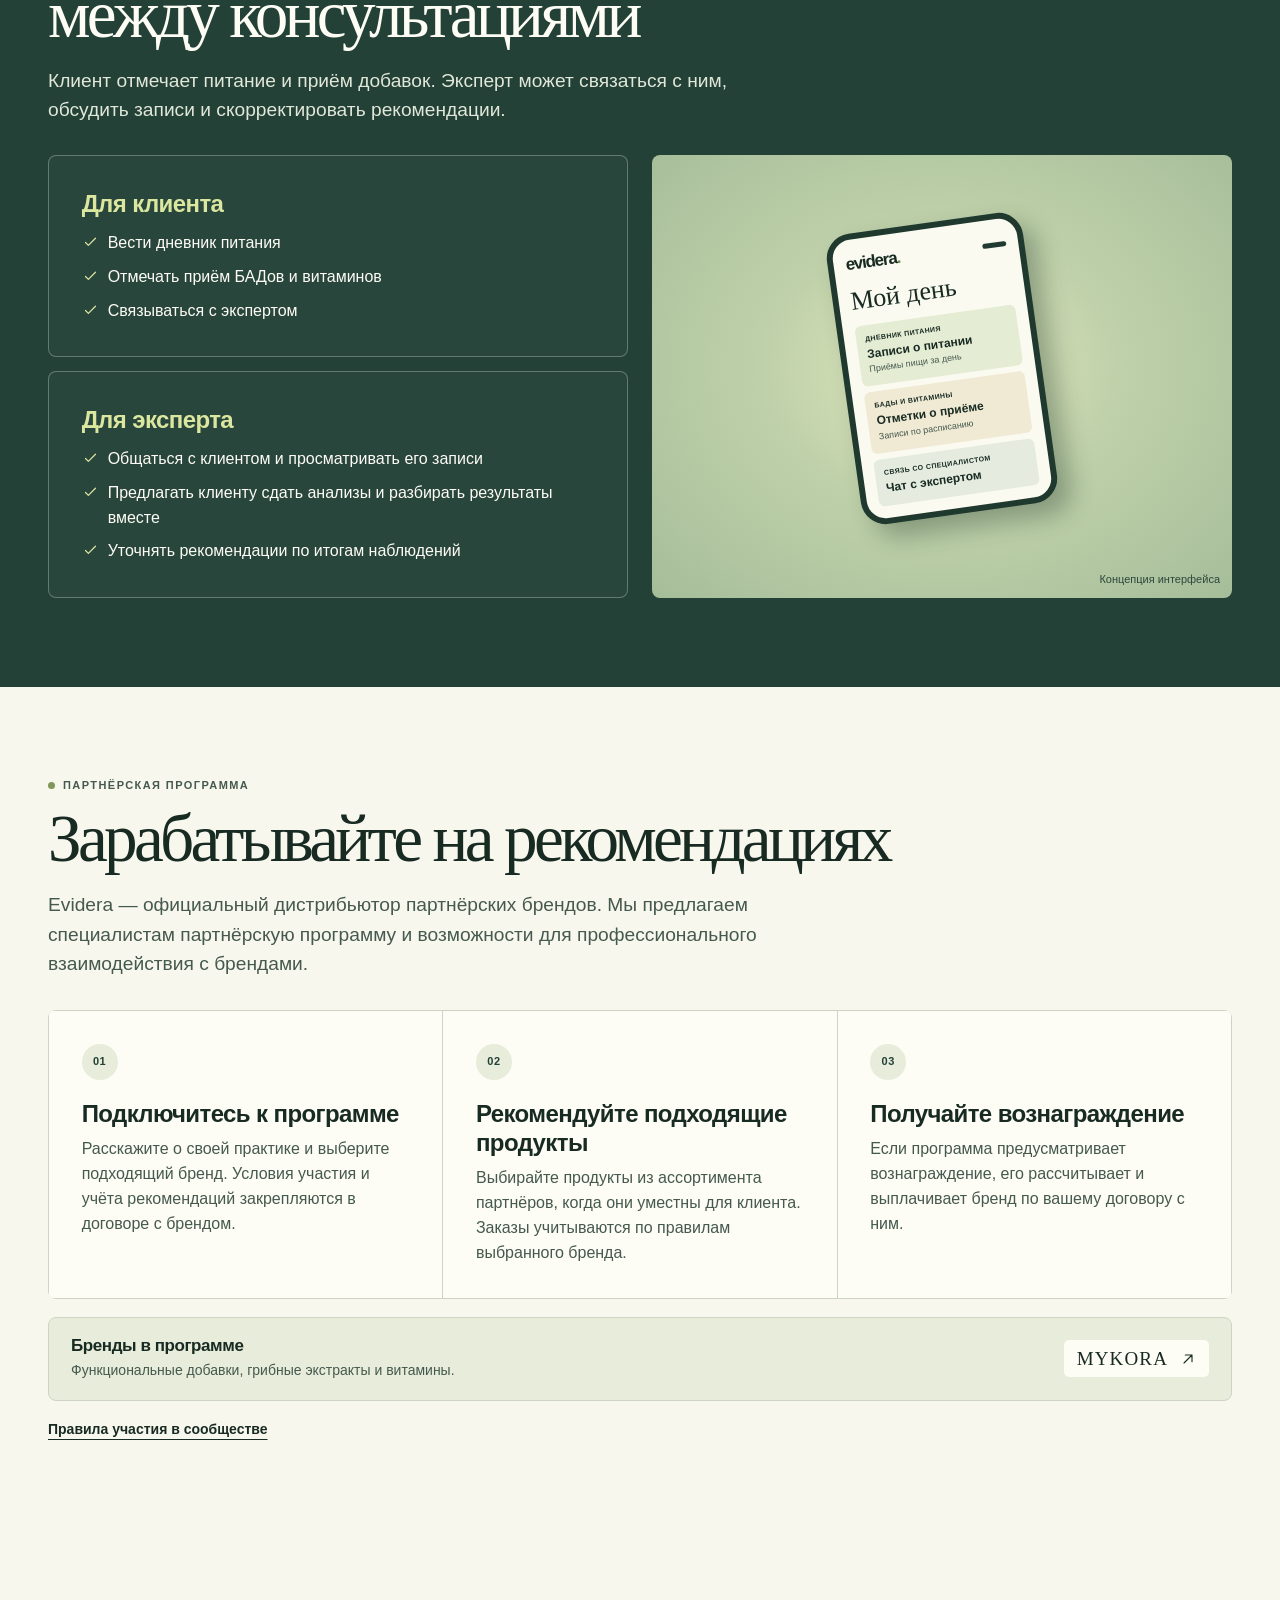
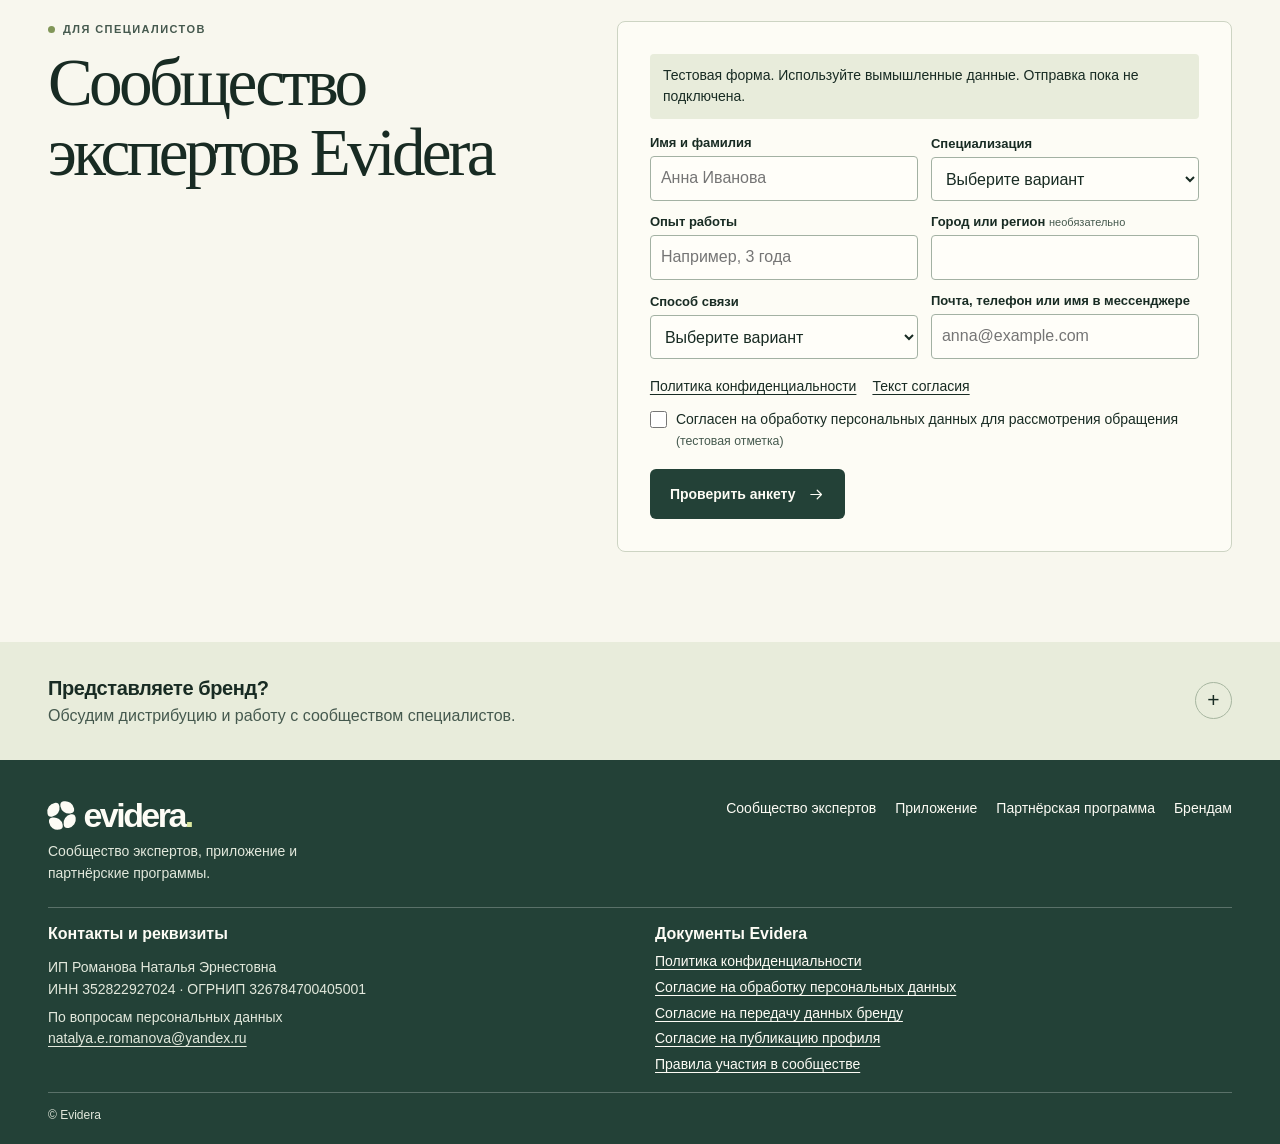
<file: contacts/index.html>
<!doctype html>
<html lang="ru">
<head>
<meta charset="utf-8">
<meta http-equiv="refresh" content="0;url=../#contact-info">
<meta name="robots" content="noindex">
<title>Evidera</title>
</head>
<body><a href="../#contact-info">Перейти к разделу на сайте Evidera</a></body>
</html>
</file>
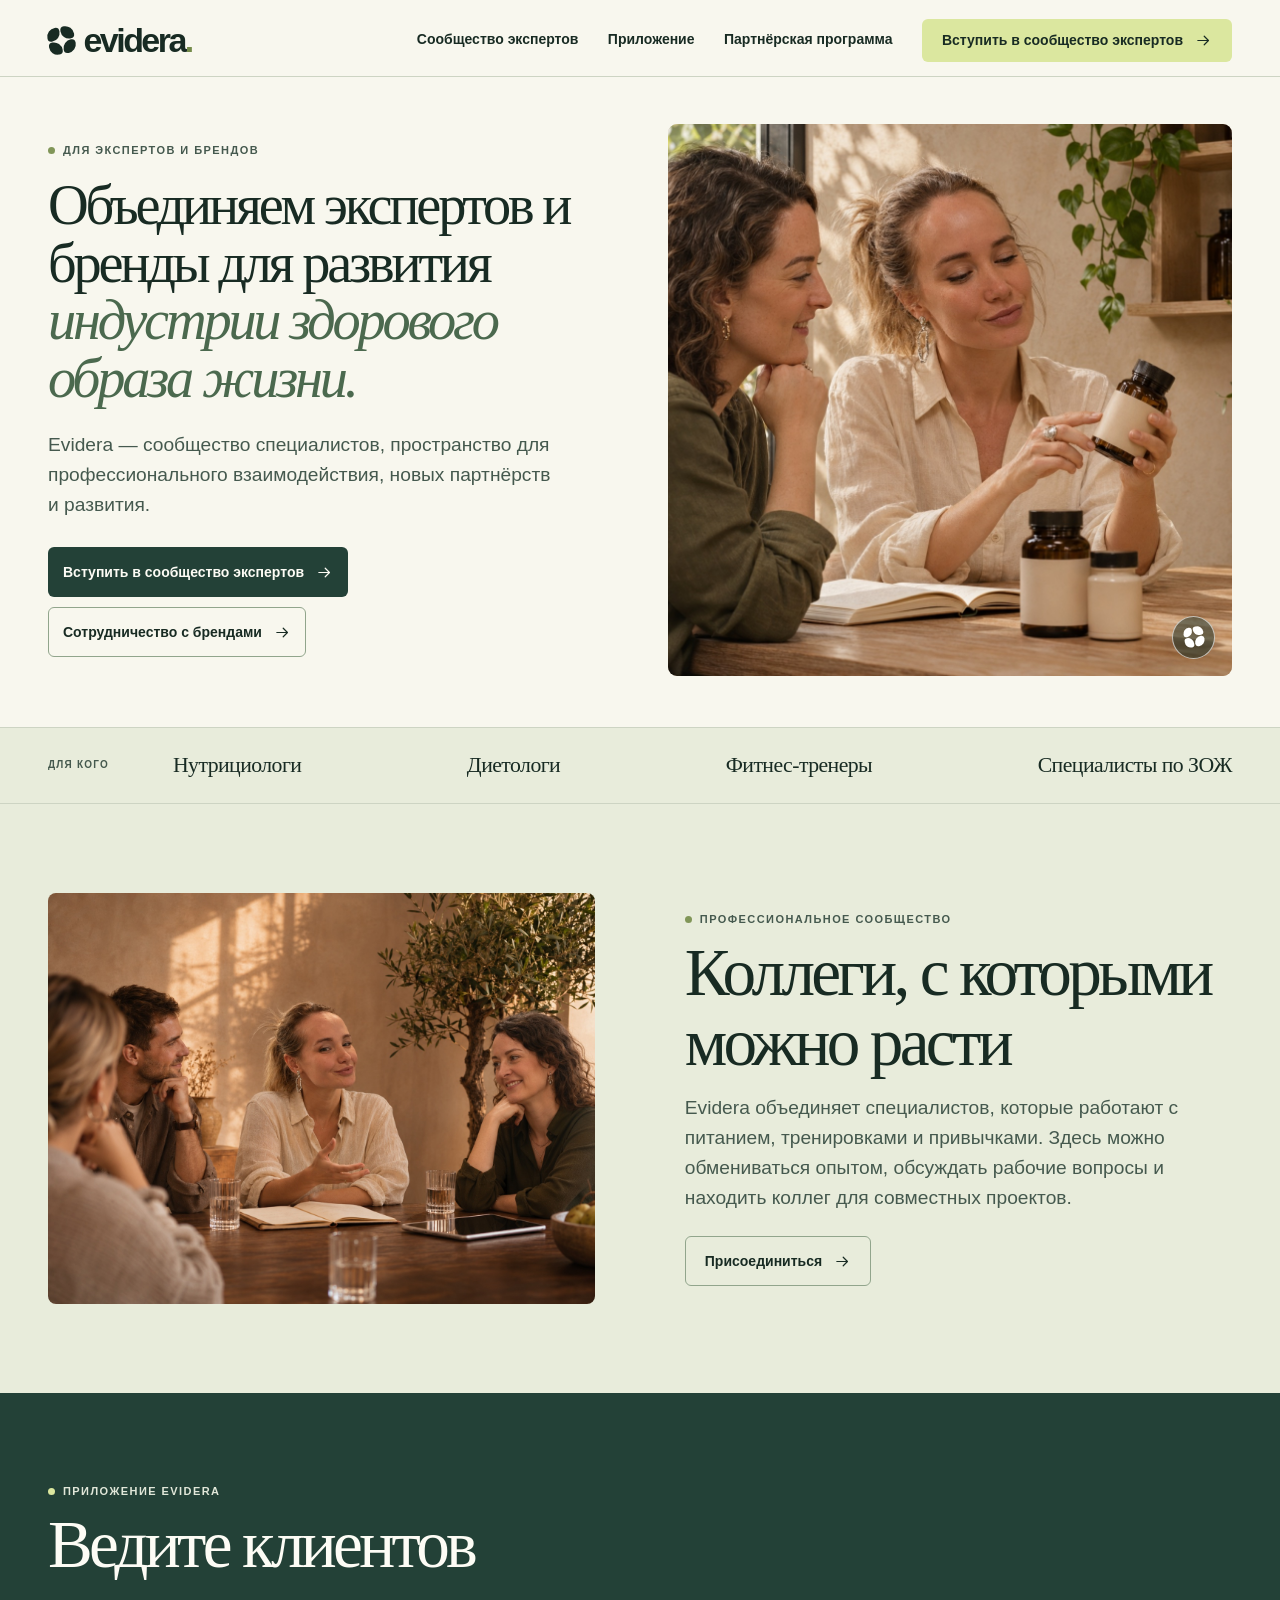
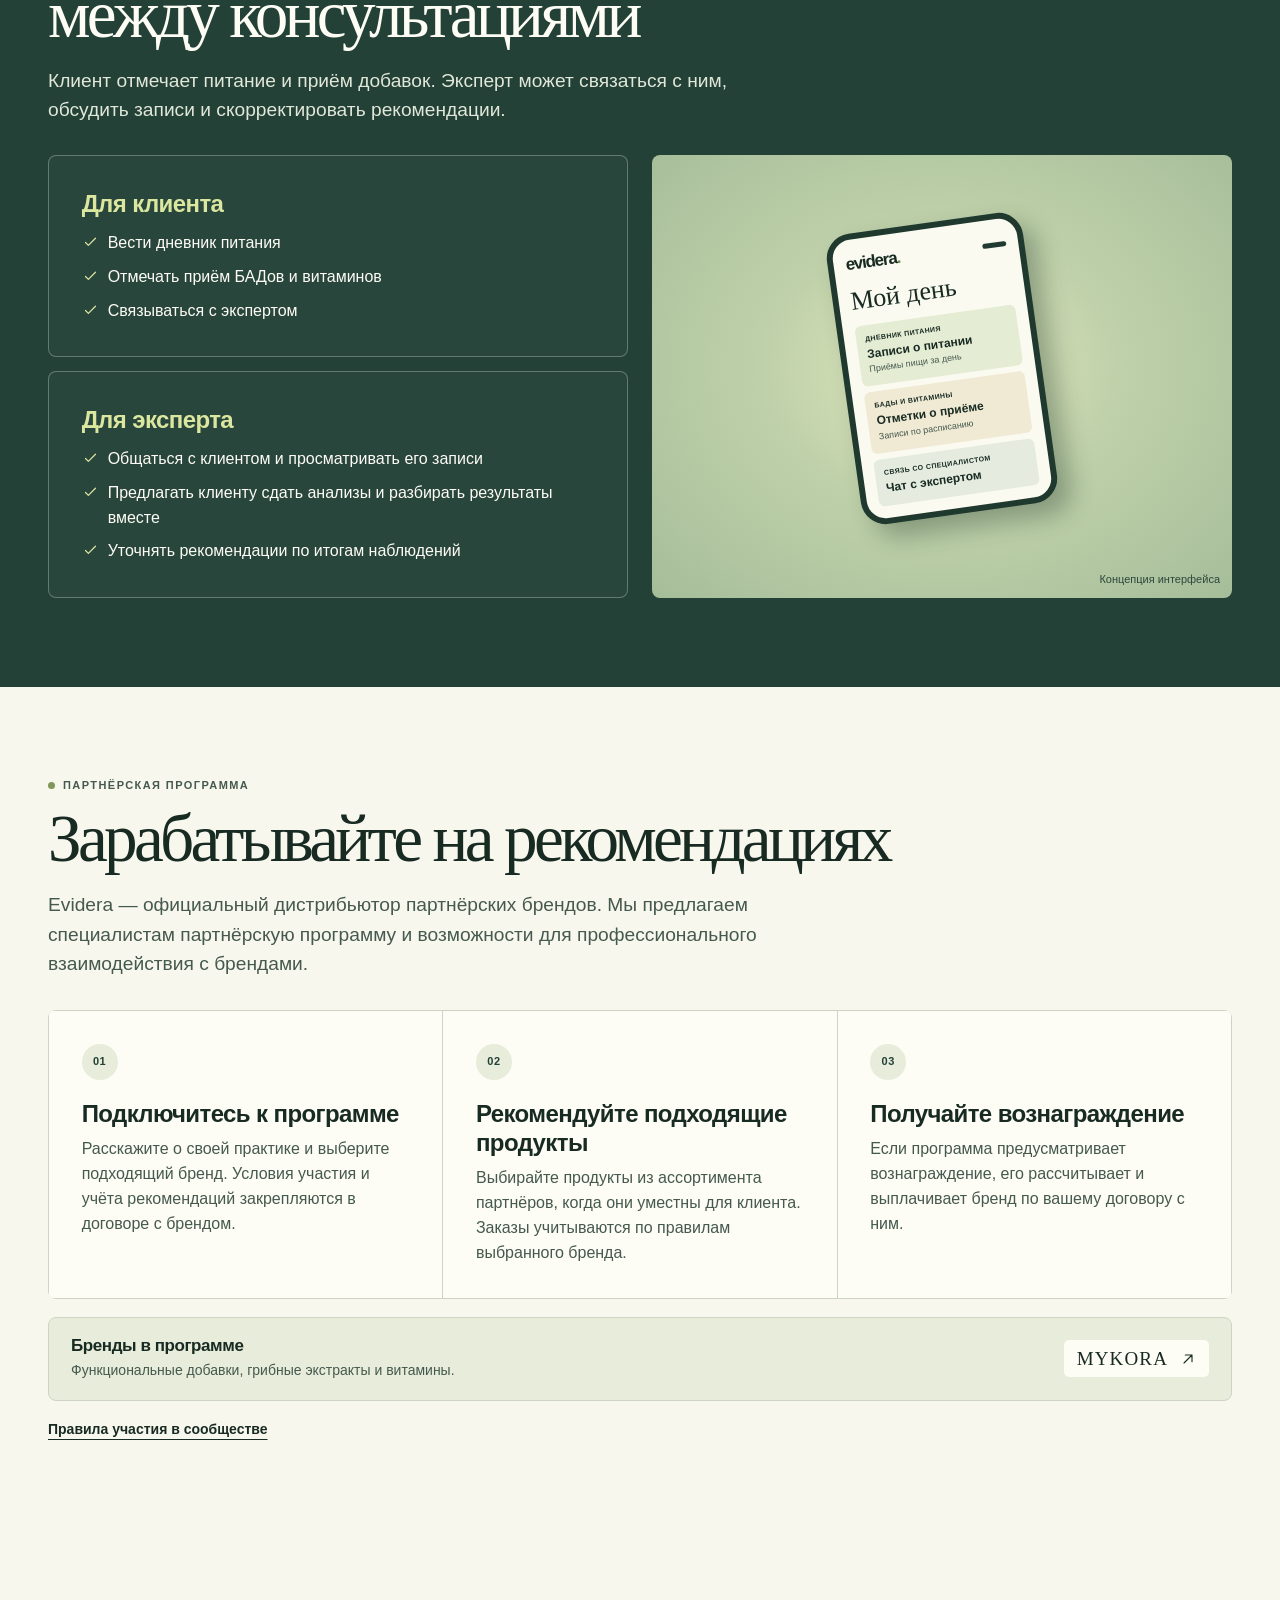
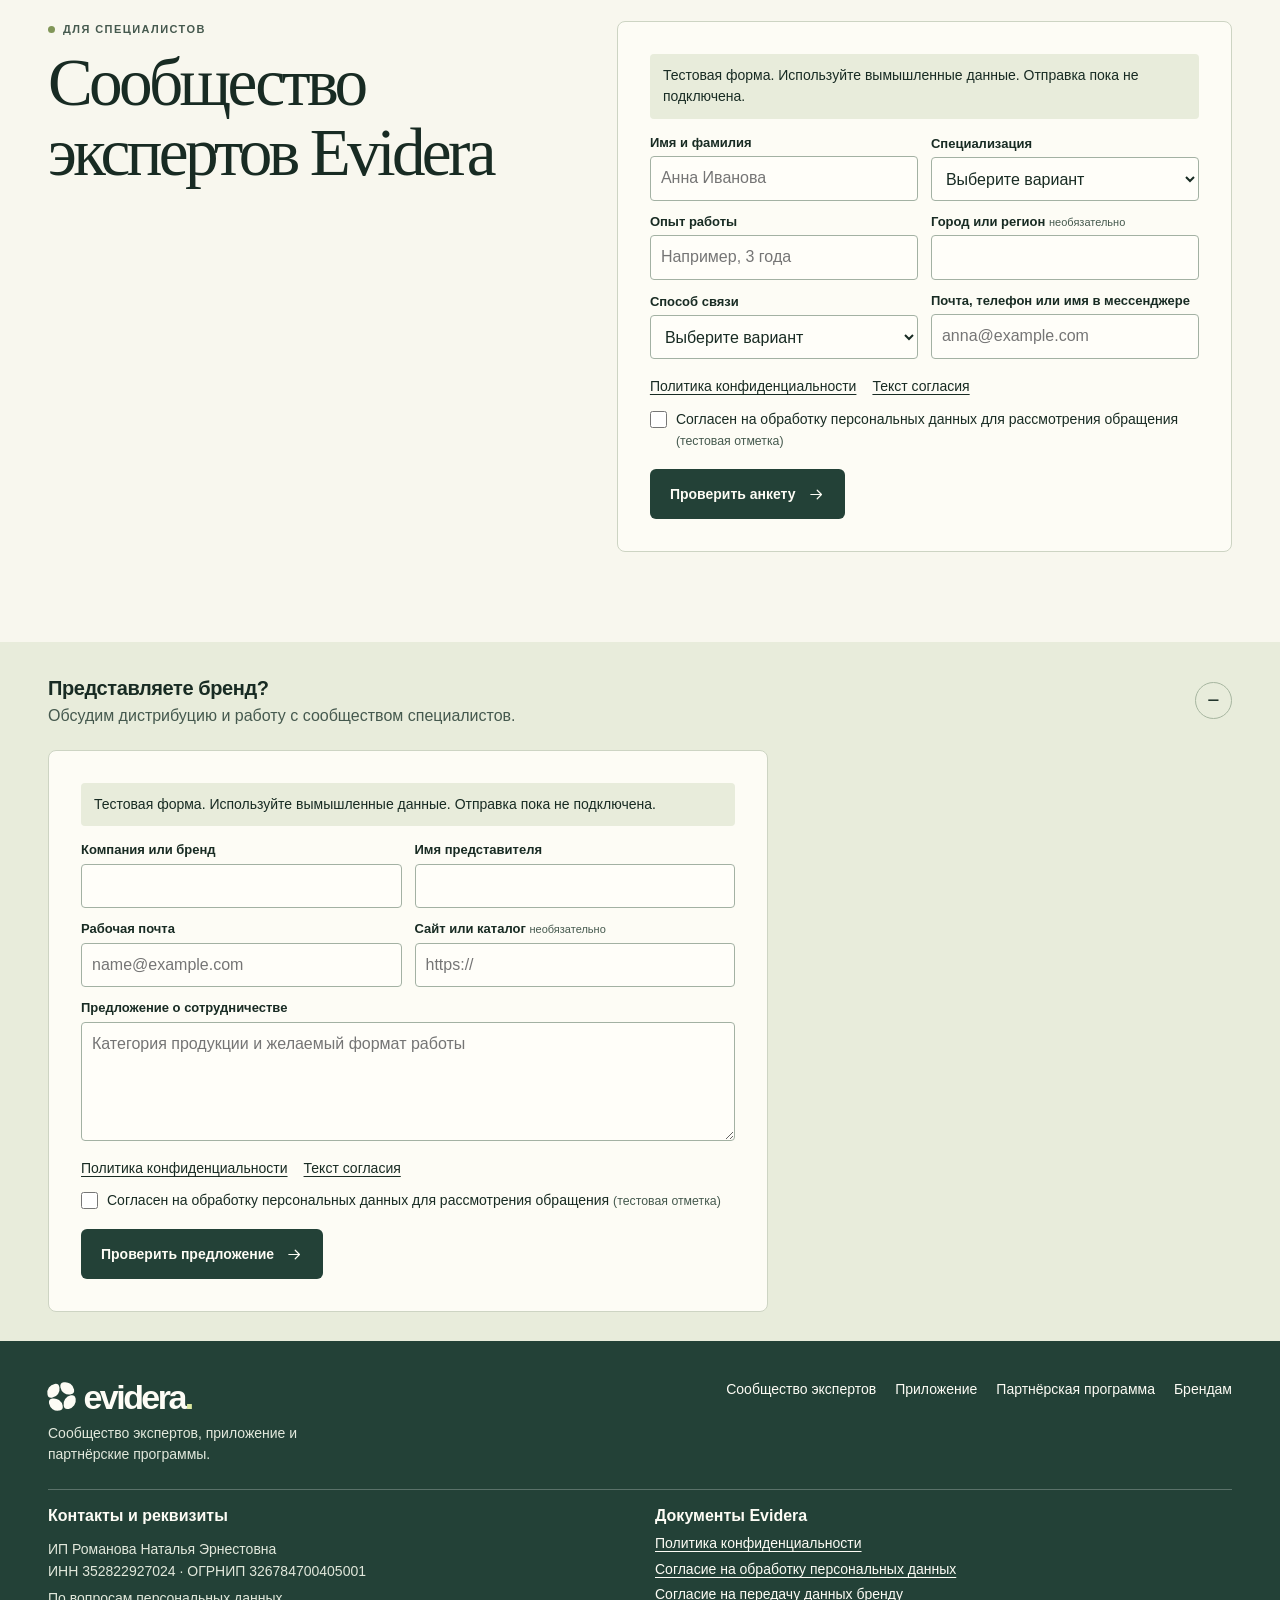
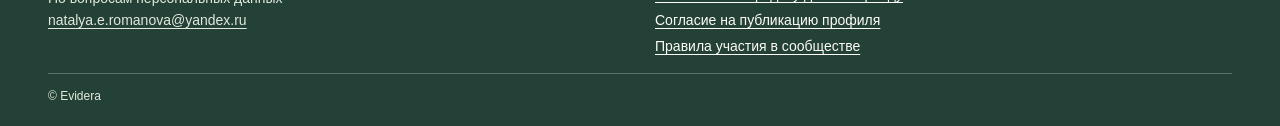
<file: for-brands/index.html>
<!doctype html>
<html lang="ru">
<head>
<meta charset="utf-8">
<meta http-equiv="refresh" content="0;url=../#brands">
<meta name="robots" content="noindex">
<title>Evidera</title>
</head>
<body><a href="../#brands">Перейти к разделу на сайте Evidera</a></body>
</html>
</file>
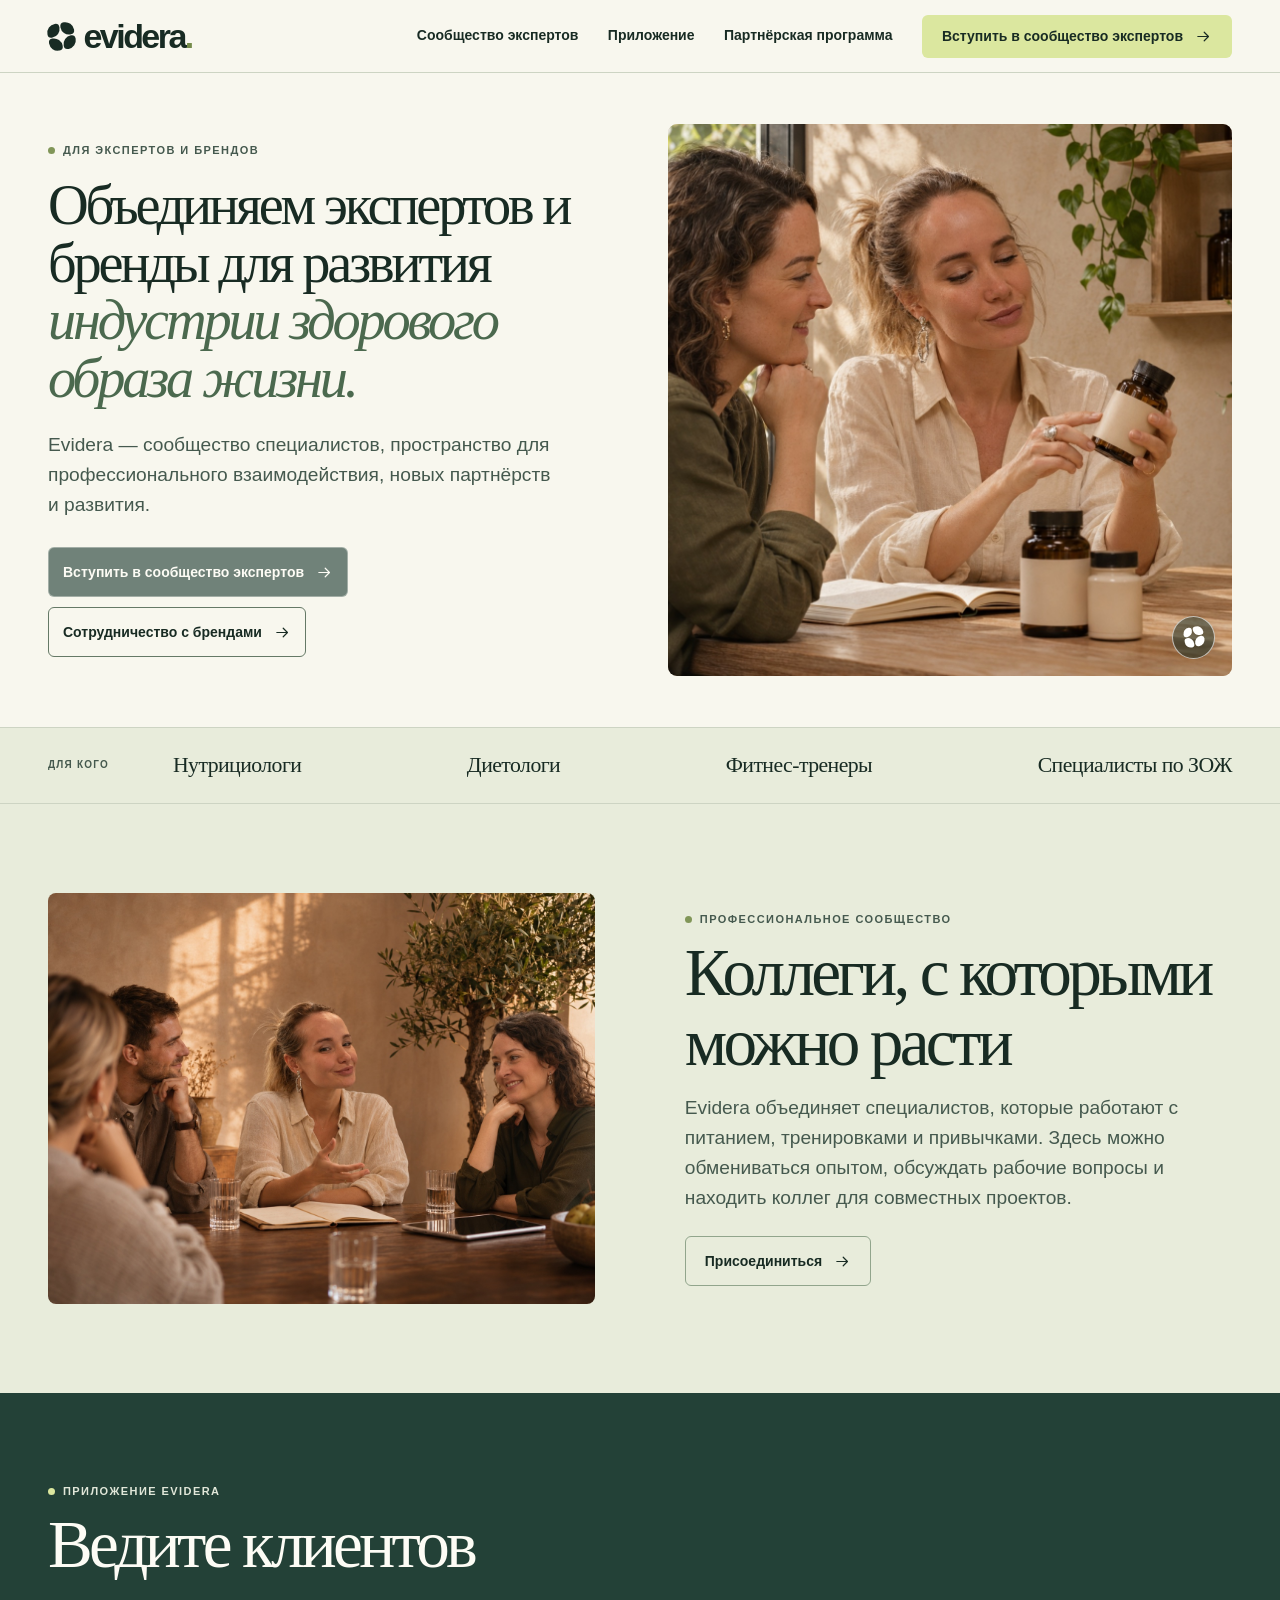
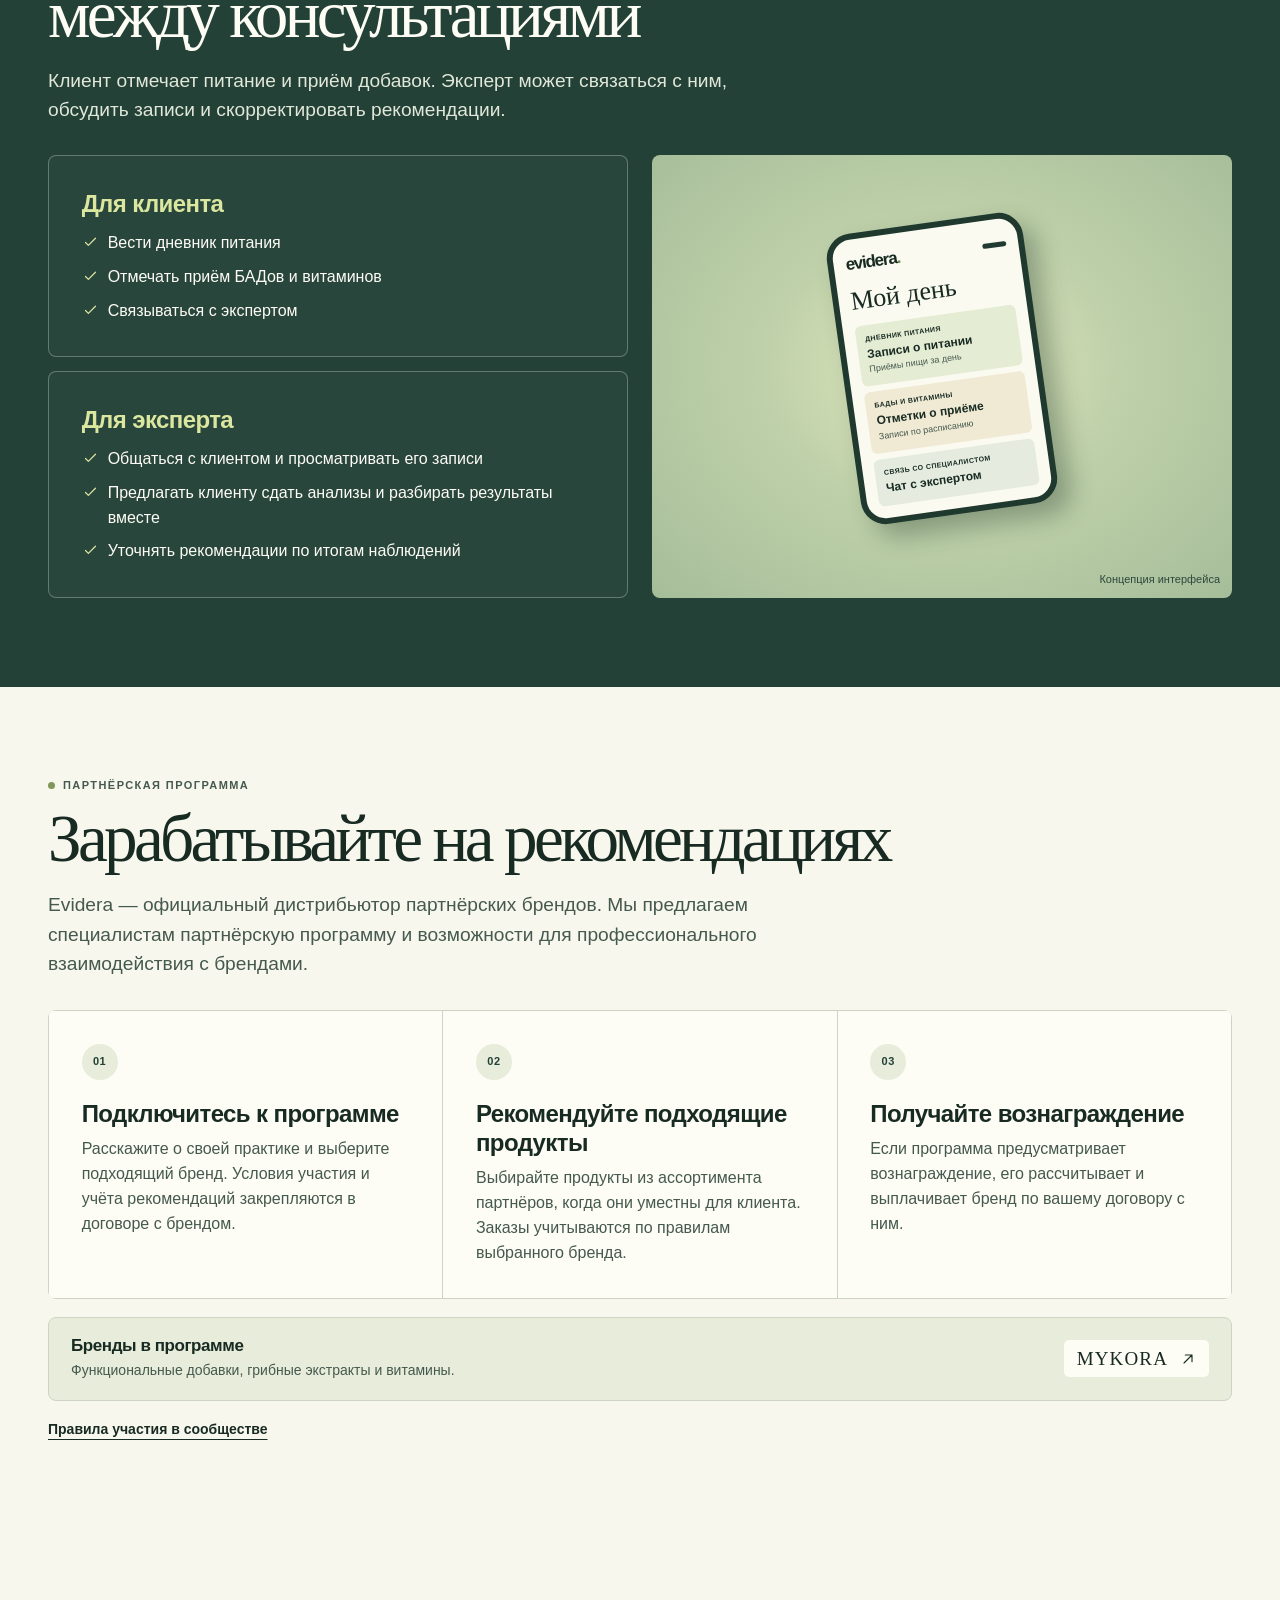
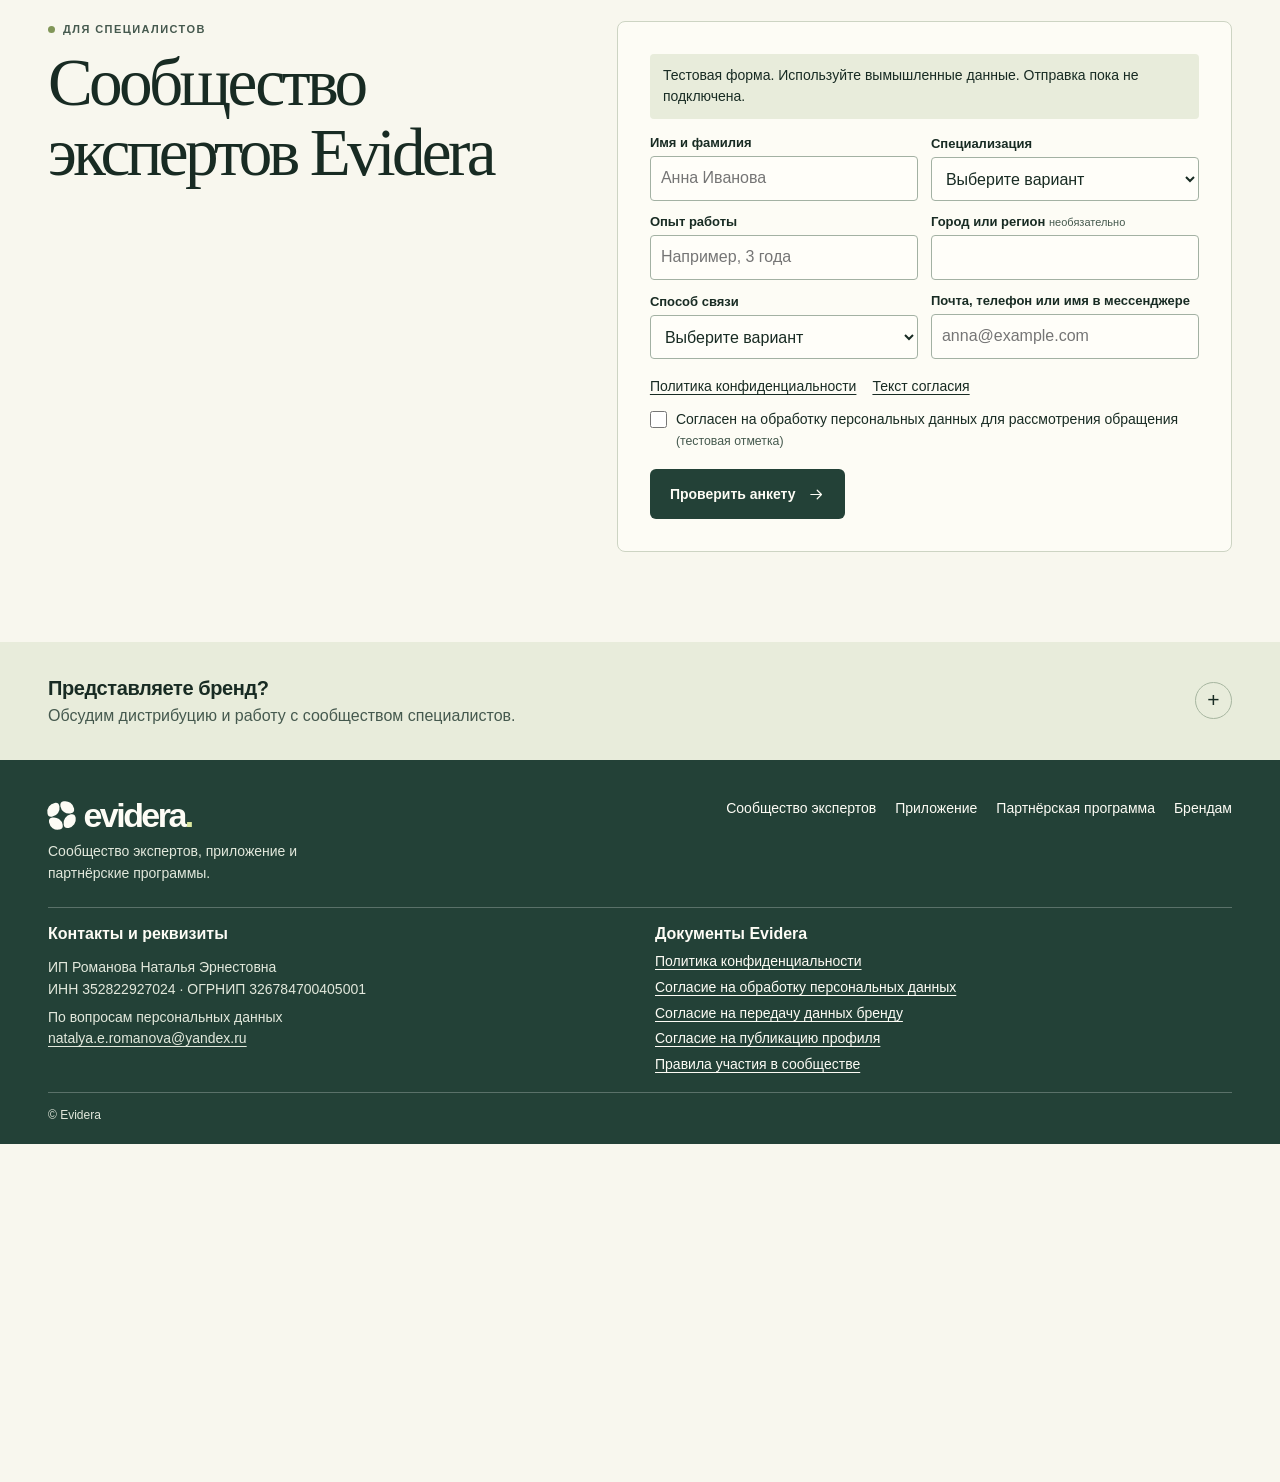
<file: join/index.html>
<!doctype html>
<html lang="ru">
<head>
<meta charset="utf-8">
<meta http-equiv="refresh" content="0;url=../#join">
<meta name="robots" content="noindex">
<title>Evidera</title>
</head>
<body><a href="../#join">Перейти к разделу на сайте Evidera</a></body>
</html>
</file>
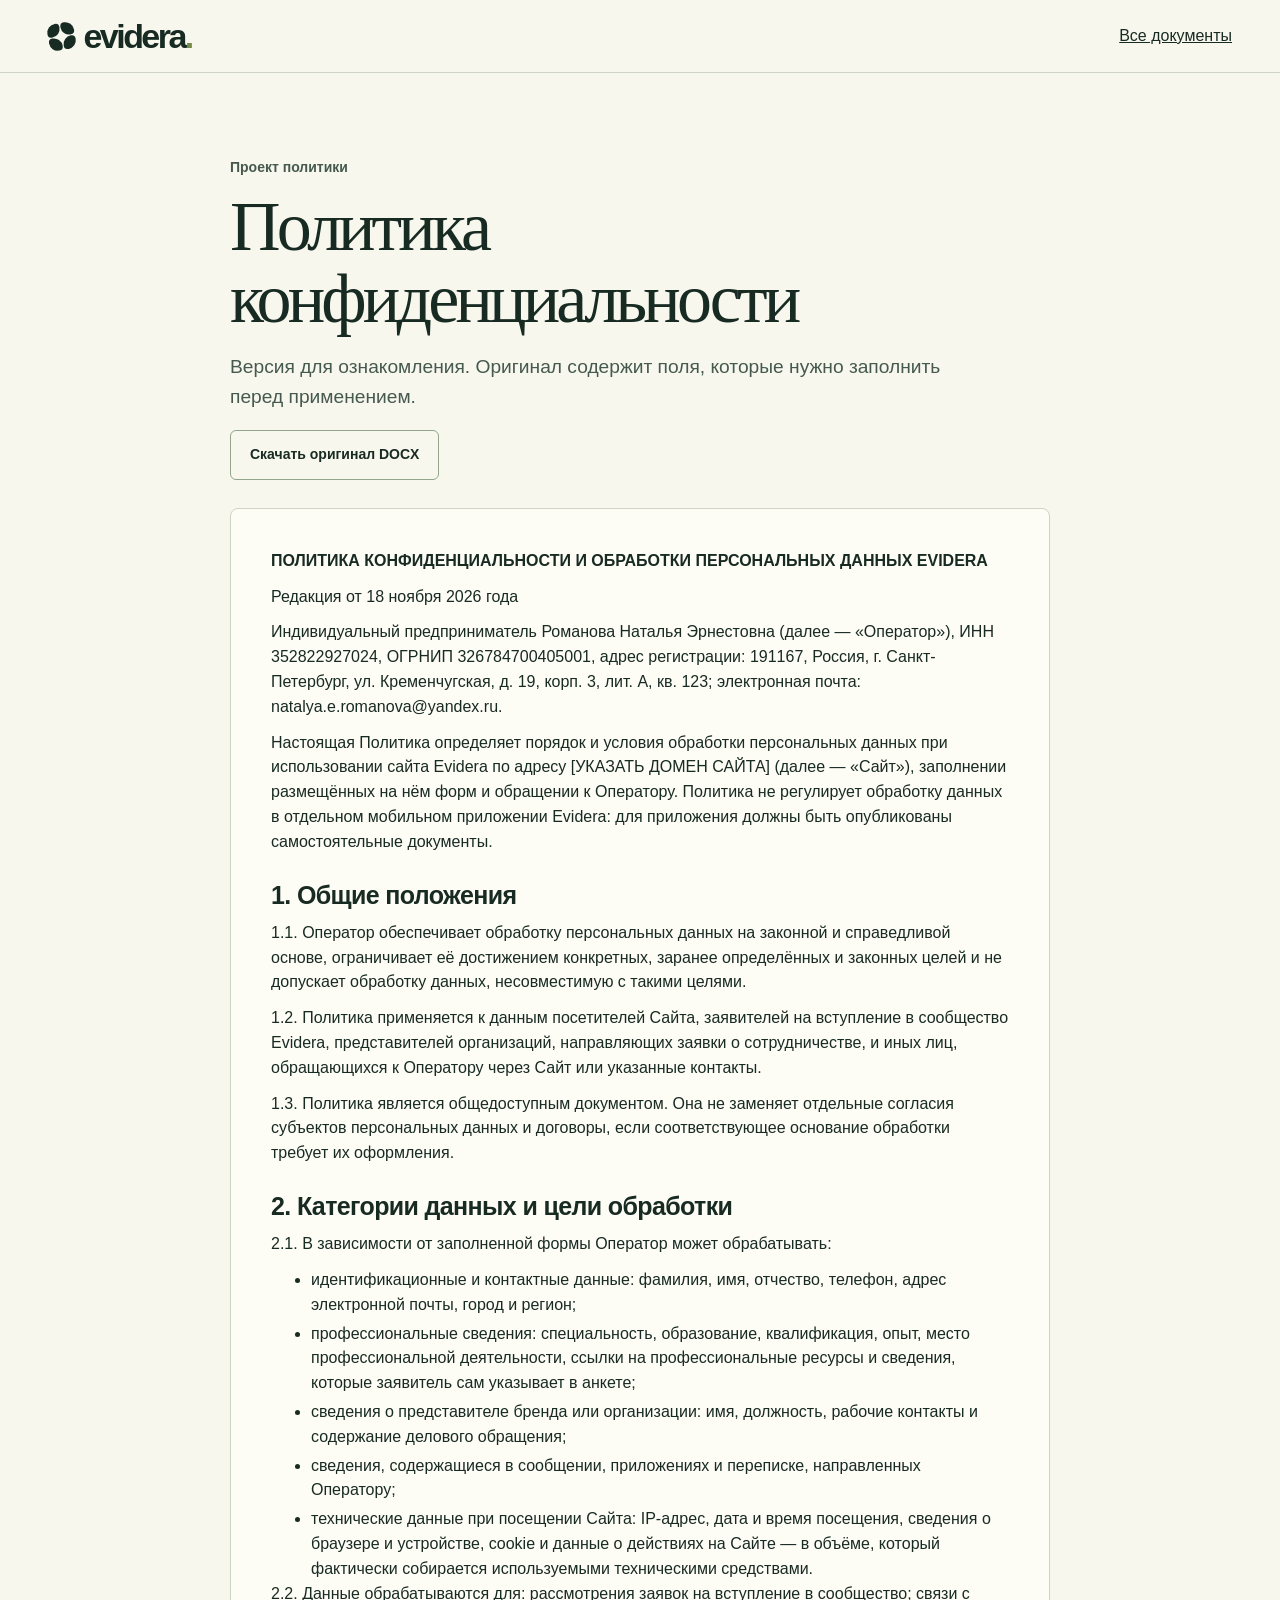
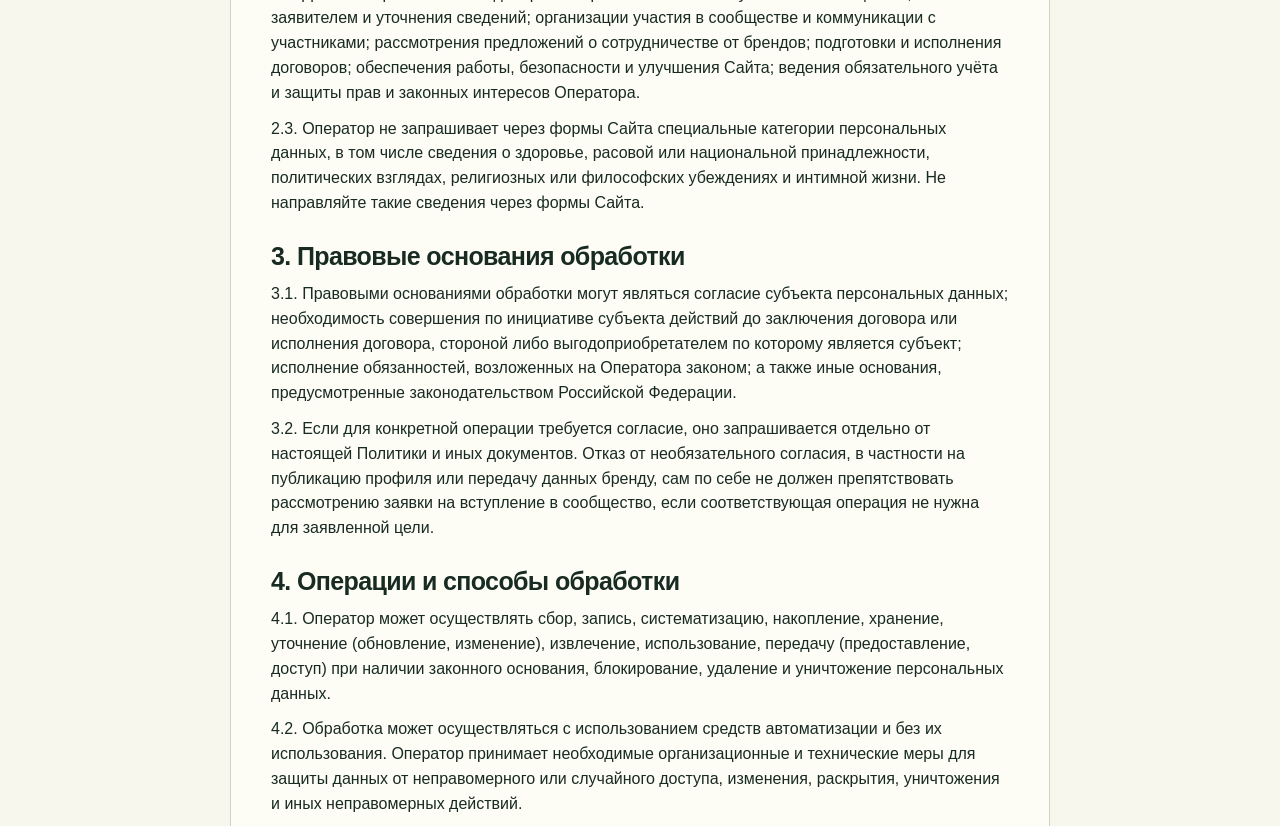
<file: privacy/index.html>
<!doctype html>
<html lang="ru">
<head>
<meta charset="utf-8">
<meta http-equiv="refresh" content="0;url=../documents/privacy/">
<meta name="robots" content="noindex">
<title>Evidera</title>
</head>
<body><a href="../documents/privacy/">Перейти к разделу на сайте Evidera</a></body>
</html>
</file>
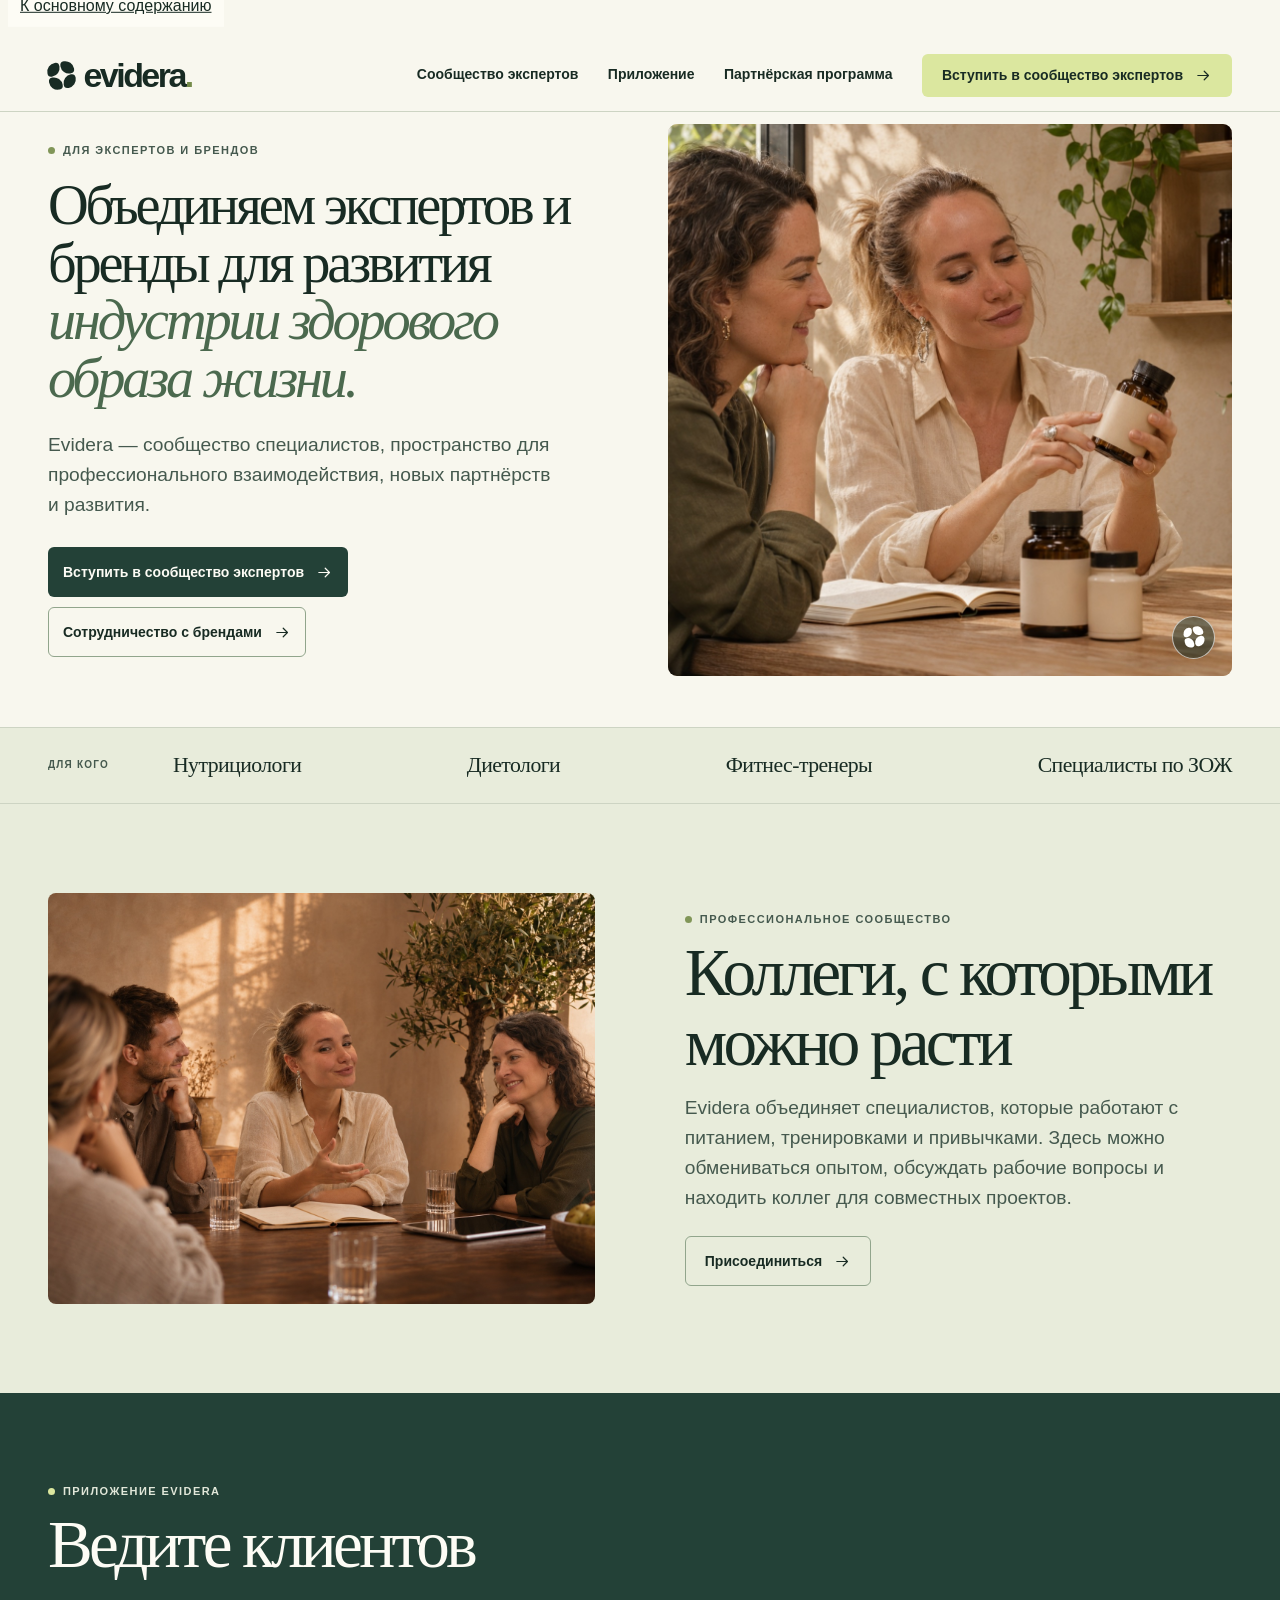
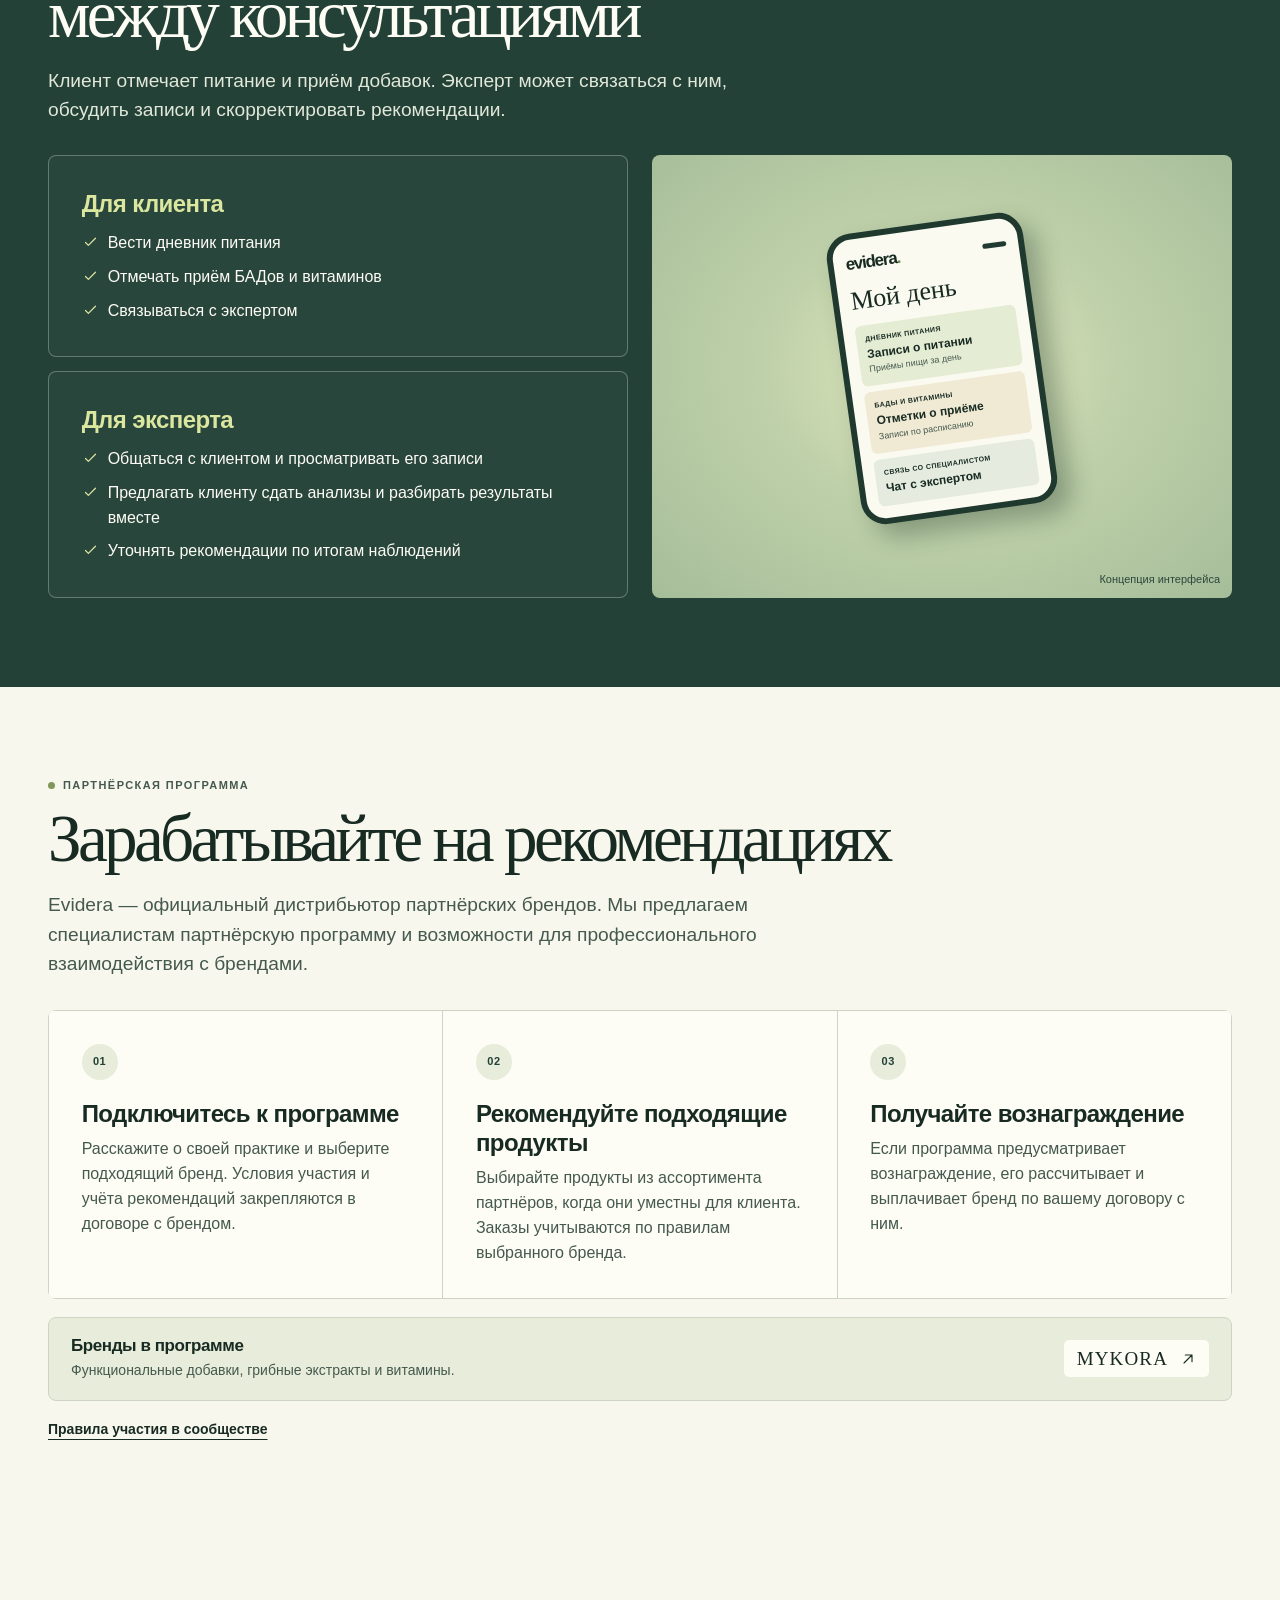
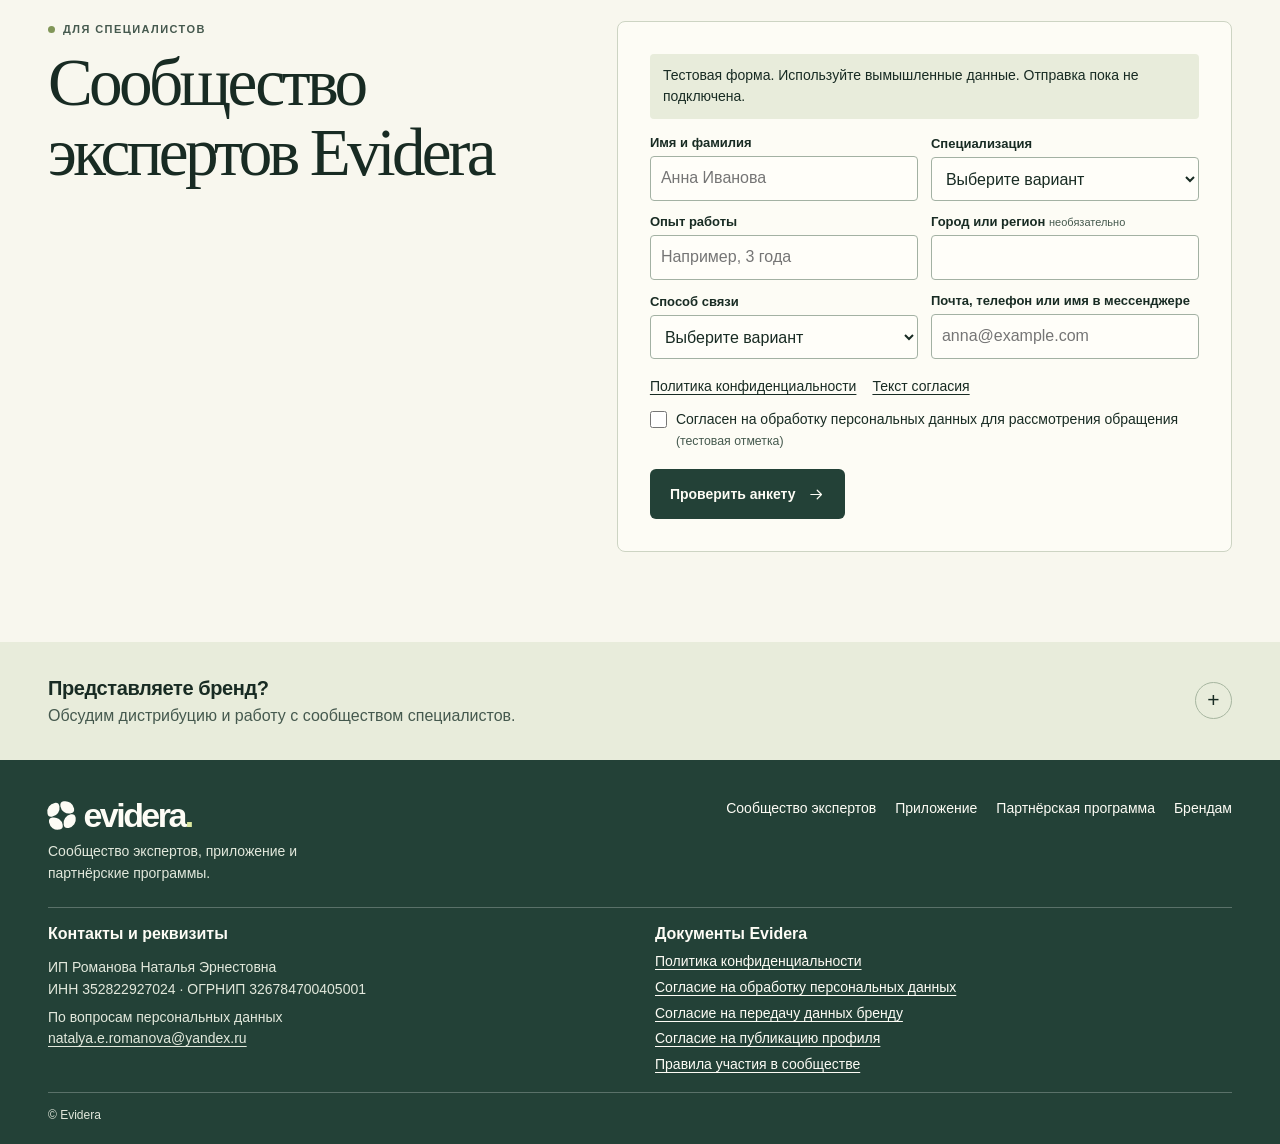
<file: brands/mykora/index.html>
<!doctype html>
<html lang="ru">
<head>
<meta charset="utf-8">
<meta http-equiv="refresh" content="0;url=../../#program">
<meta name="robots" content="noindex">
<title>Evidera</title>
</head>
<body><a href="../../#program">Перейти к разделу на сайте Evidera</a></body>
</html>
</file>
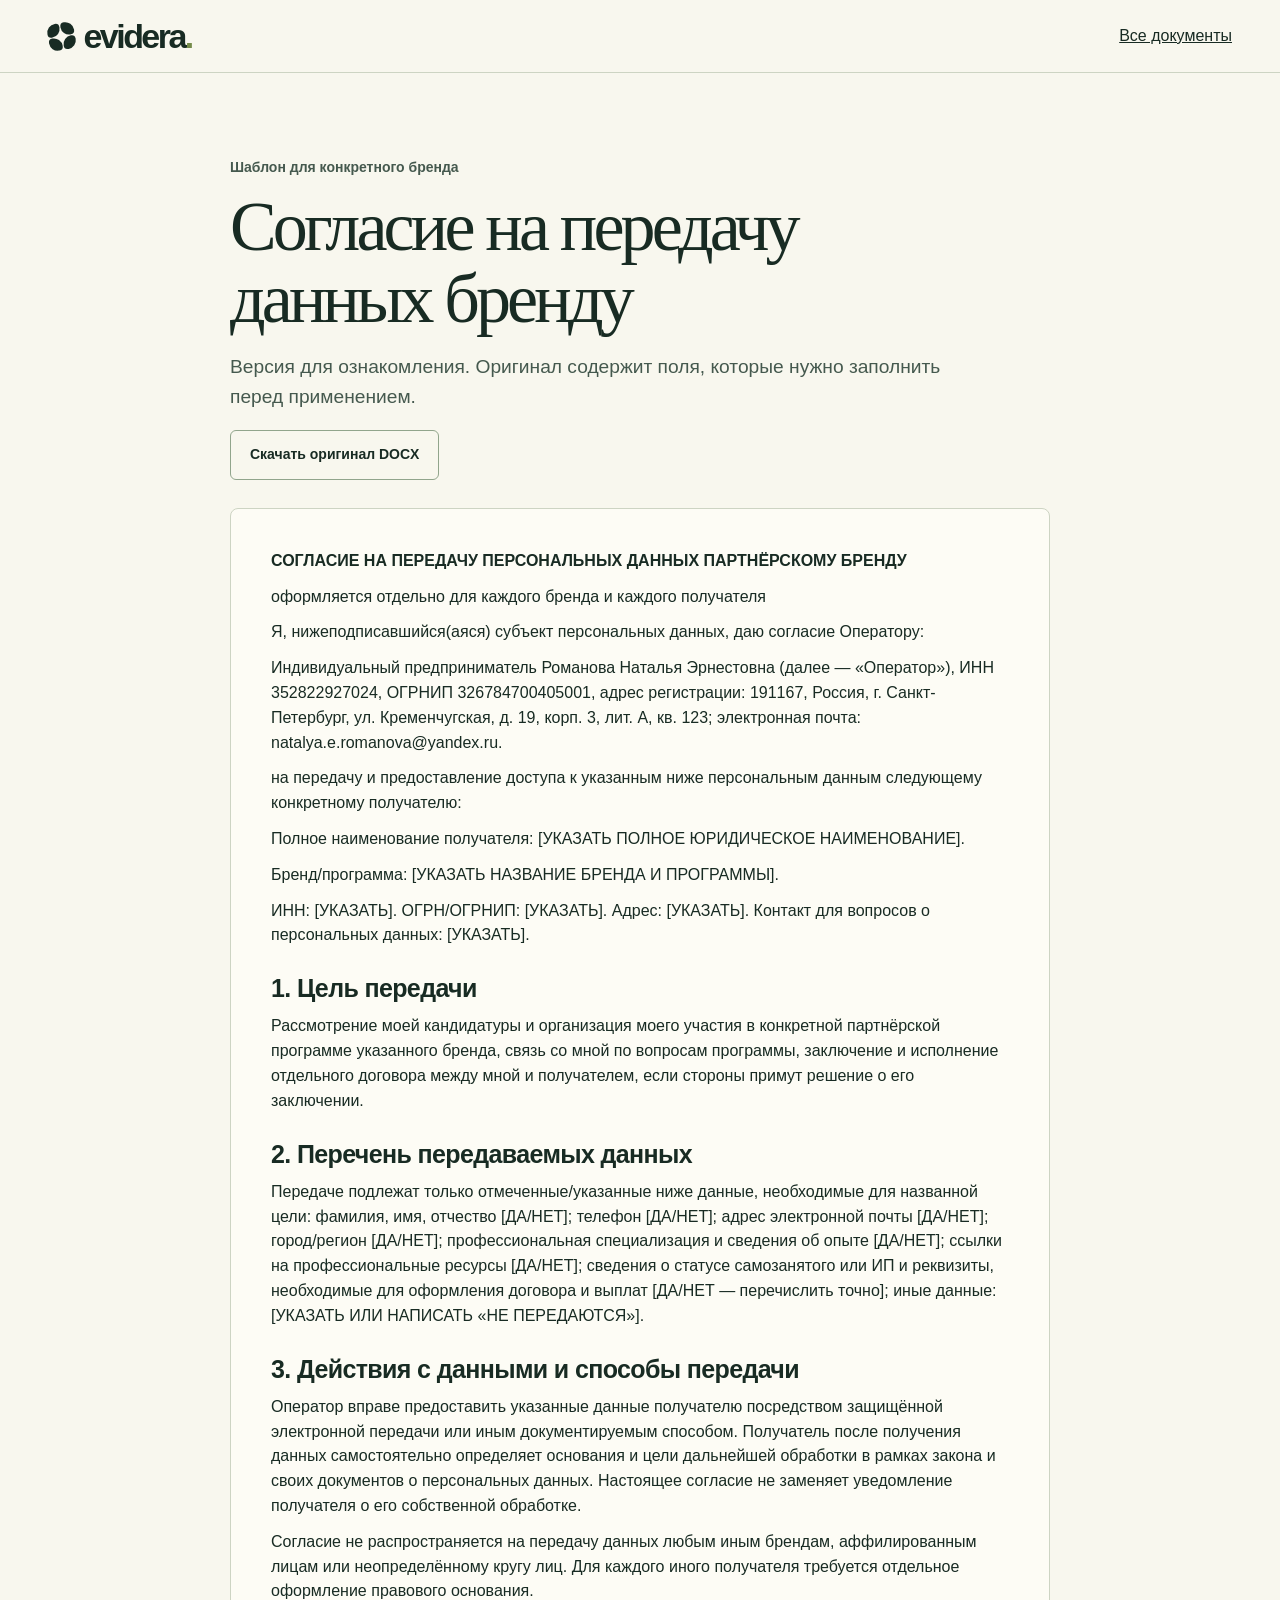
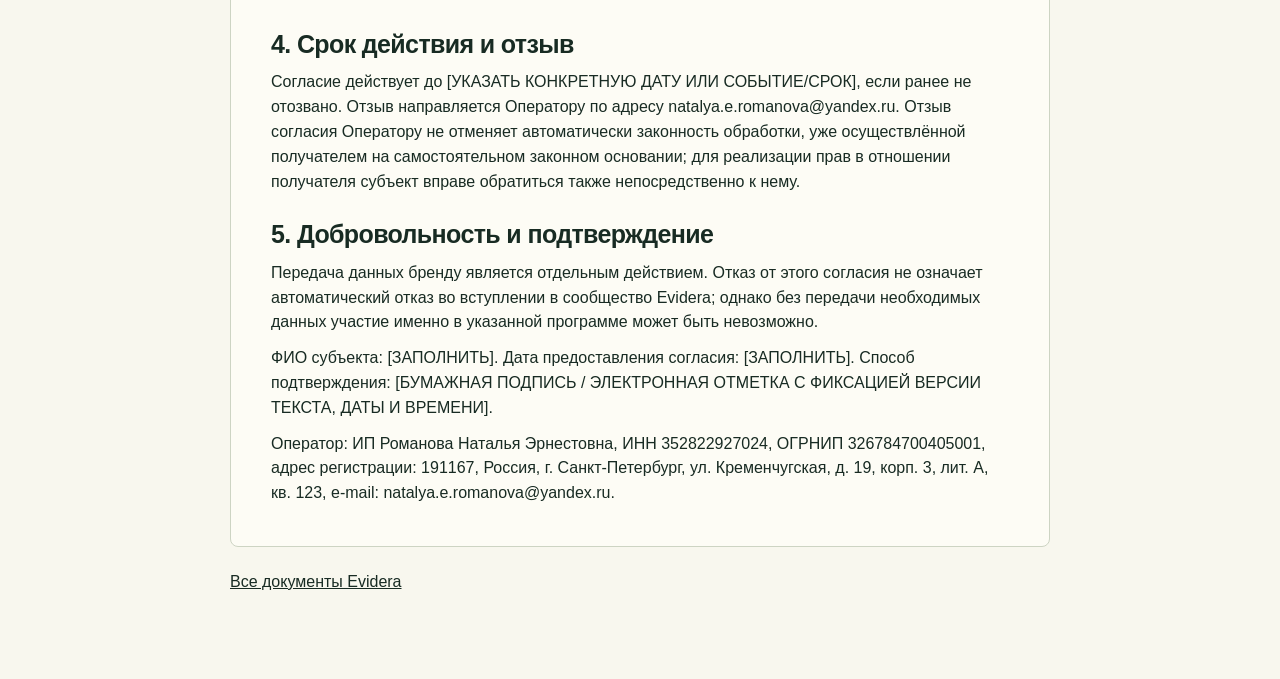
<file: documents/brand-transfer/index.html>
<!doctype html>
<html lang="ru">
<head>
<meta charset="utf-8">
<meta name="viewport" content="width=device-width, initial-scale=1">
<meta name="robots" content="noindex">
<title>Согласие на передачу данных бренду — Evidera</title>
<link rel="icon" href="../../assets/icon.svg" type="image/svg+xml">
<link rel="stylesheet" href="../../assets/site.css">
</head>
<body>
<header class="header"><div class="wrap header-inner"><a class="wordmark" href="../../" aria-label="Evidera, начало страницы"><span class="mark" aria-hidden="true"><i></i><i></i><i></i><i></i></span><span>evidera<span class="word-dot">.</span></span></a><a href="../../#privacy">Все документы</a></div></header>
<main class="wrap legal">
  <p class="legal-status">Шаблон для конкретного бренда</p>
  <h1>Согласие на передачу данных бренду</h1>
  <p class="intro">Версия для ознакомления. Оригинал содержит поля, которые нужно заполнить перед применением.</p>
  <a class="button outline" href="../files/brand-transfer.docx" download>Скачать оригинал DOCX</a>
  <article class="legal-text" aria-label="СОГЛАСИЕ НА ПЕРЕДАЧУ ПЕРСОНАЛЬНЫХ ДАННЫХ ПАРТНЁРСКОМУ БРЕНДУ">
    <p class="legal-title">СОГЛАСИЕ НА ПЕРЕДАЧУ ПЕРСОНАЛЬНЫХ ДАННЫХ ПАРТНЁРСКОМУ БРЕНДУ</p>
    <p>оформляется отдельно для каждого бренда и каждого получателя</p>
<p>Я, нижеподписавшийся(аяся) субъект персональных данных, даю согласие Оператору:</p>
<p>Индивидуальный предприниматель Романова Наталья Эрнестовна (далее — «Оператор»), ИНН 352822927024, ОГРНИП 326784700405001, адрес регистрации: 191167, Россия, г. Санкт-Петербург, ул. Кременчугская, д. 19, корп. 3, лит. А, кв. 123; электронная почта: natalya.e.romanova@yandex.ru.</p>
<p>на передачу и предоставление доступа к указанным ниже персональным данным следующему конкретному получателю:</p>
<p>Полное наименование получателя: [УКАЗАТЬ ПОЛНОЕ ЮРИДИЧЕСКОЕ НАИМЕНОВАНИЕ].</p>
<p>Бренд/программа: [УКАЗАТЬ НАЗВАНИЕ БРЕНДА И ПРОГРАММЫ].</p>
<p>ИНН: [УКАЗАТЬ]. ОГРН/ОГРНИП: [УКАЗАТЬ]. Адрес: [УКАЗАТЬ]. Контакт для вопросов о персональных данных: [УКАЗАТЬ].</p>
<h2>1. Цель передачи</h2>
<p>Рассмотрение моей кандидатуры и организация моего участия в конкретной партнёрской программе указанного бренда, связь со мной по вопросам программы, заключение и исполнение отдельного договора между мной и получателем, если стороны примут решение о его заключении.</p>
<h2>2. Перечень передаваемых данных</h2>
<p>Передаче подлежат только отмеченные/указанные ниже данные, необходимые для названной цели: фамилия, имя, отчество [ДА/НЕТ]; телефон [ДА/НЕТ]; адрес электронной почты [ДА/НЕТ]; город/регион [ДА/НЕТ]; профессиональная специализация и сведения об опыте [ДА/НЕТ]; ссылки на профессиональные ресурсы [ДА/НЕТ]; сведения о статусе самозанятого или ИП и реквизиты, необходимые для оформления договора и выплат [ДА/НЕТ — перечислить точно]; иные данные: [УКАЗАТЬ ИЛИ НАПИСАТЬ «НЕ ПЕРЕДАЮТСЯ»].</p>
<h2>3. Действия с данными и способы передачи</h2>
<p>Оператор вправе предоставить указанные данные получателю посредством защищённой электронной передачи или иным документируемым способом. Получатель после получения данных самостоятельно определяет основания и цели дальнейшей обработки в рамках закона и своих документов о персональных данных. Настоящее согласие не заменяет уведомление получателя о его собственной обработке.</p>
<p>Согласие не распространяется на передачу данных любым иным брендам, аффилированным лицам или неопределённому кругу лиц. Для каждого иного получателя требуется отдельное оформление правового основания.</p>
<h2>4. Срок действия и отзыв</h2>
<p>Согласие действует до [УКАЗАТЬ КОНКРЕТНУЮ ДАТУ ИЛИ СОБЫТИЕ/СРОК], если ранее не отозвано. Отзыв направляется Оператору по адресу natalya.e.romanova@yandex.ru. Отзыв согласия Оператору не отменяет автоматически законность обработки, уже осуществлённой получателем на самостоятельном законном основании; для реализации прав в отношении получателя субъект вправе обратиться также непосредственно к нему.</p>
<h2>5. Добровольность и подтверждение</h2>
<p>Передача данных бренду является отдельным действием. Отказ от этого согласия не означает автоматический отказ во вступлении в сообщество Evidera; однако без передачи необходимых данных участие именно в указанной программе может быть невозможно.</p>
<p>ФИО субъекта: [ЗАПОЛНИТЬ]. Дата предоставления согласия: [ЗАПОЛНИТЬ]. Способ подтверждения: [БУМАЖНАЯ ПОДПИСЬ / ЭЛЕКТРОННАЯ ОТМЕТКА С ФИКСАЦИЕЙ ВЕРСИИ ТЕКСТА, ДАТЫ И ВРЕМЕНИ].</p>
<p>Оператор: ИП Романова Наталья Эрнестовна, ИНН 352822927024, ОГРНИП 326784700405001, адрес регистрации: 191167, Россия, г. Санкт-Петербург, ул. Кременчугская, д. 19, корп. 3, лит. А, кв. 123, e-mail: natalya.e.romanova@yandex.ru.</p>
  </article>
  <a href="../../#privacy">Все документы Evidera</a>
</main>
</body>
</html>
</file>
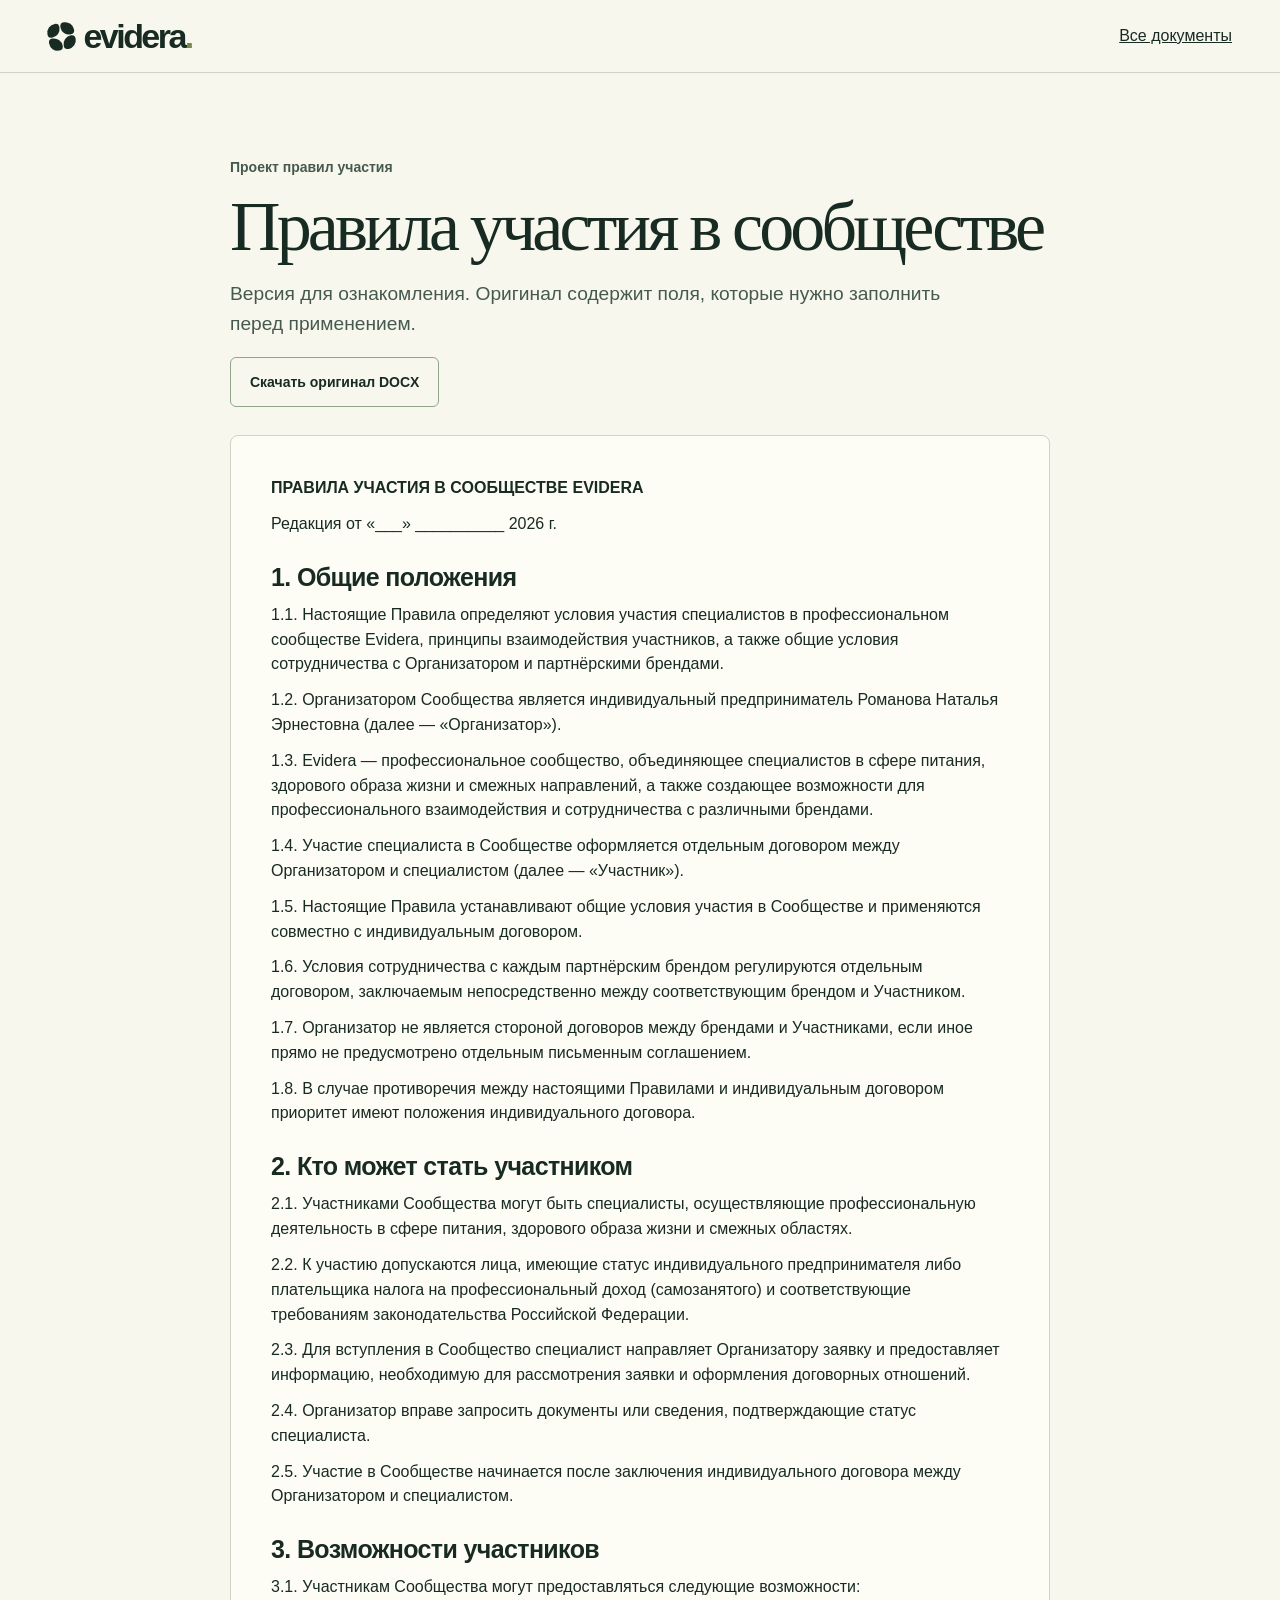
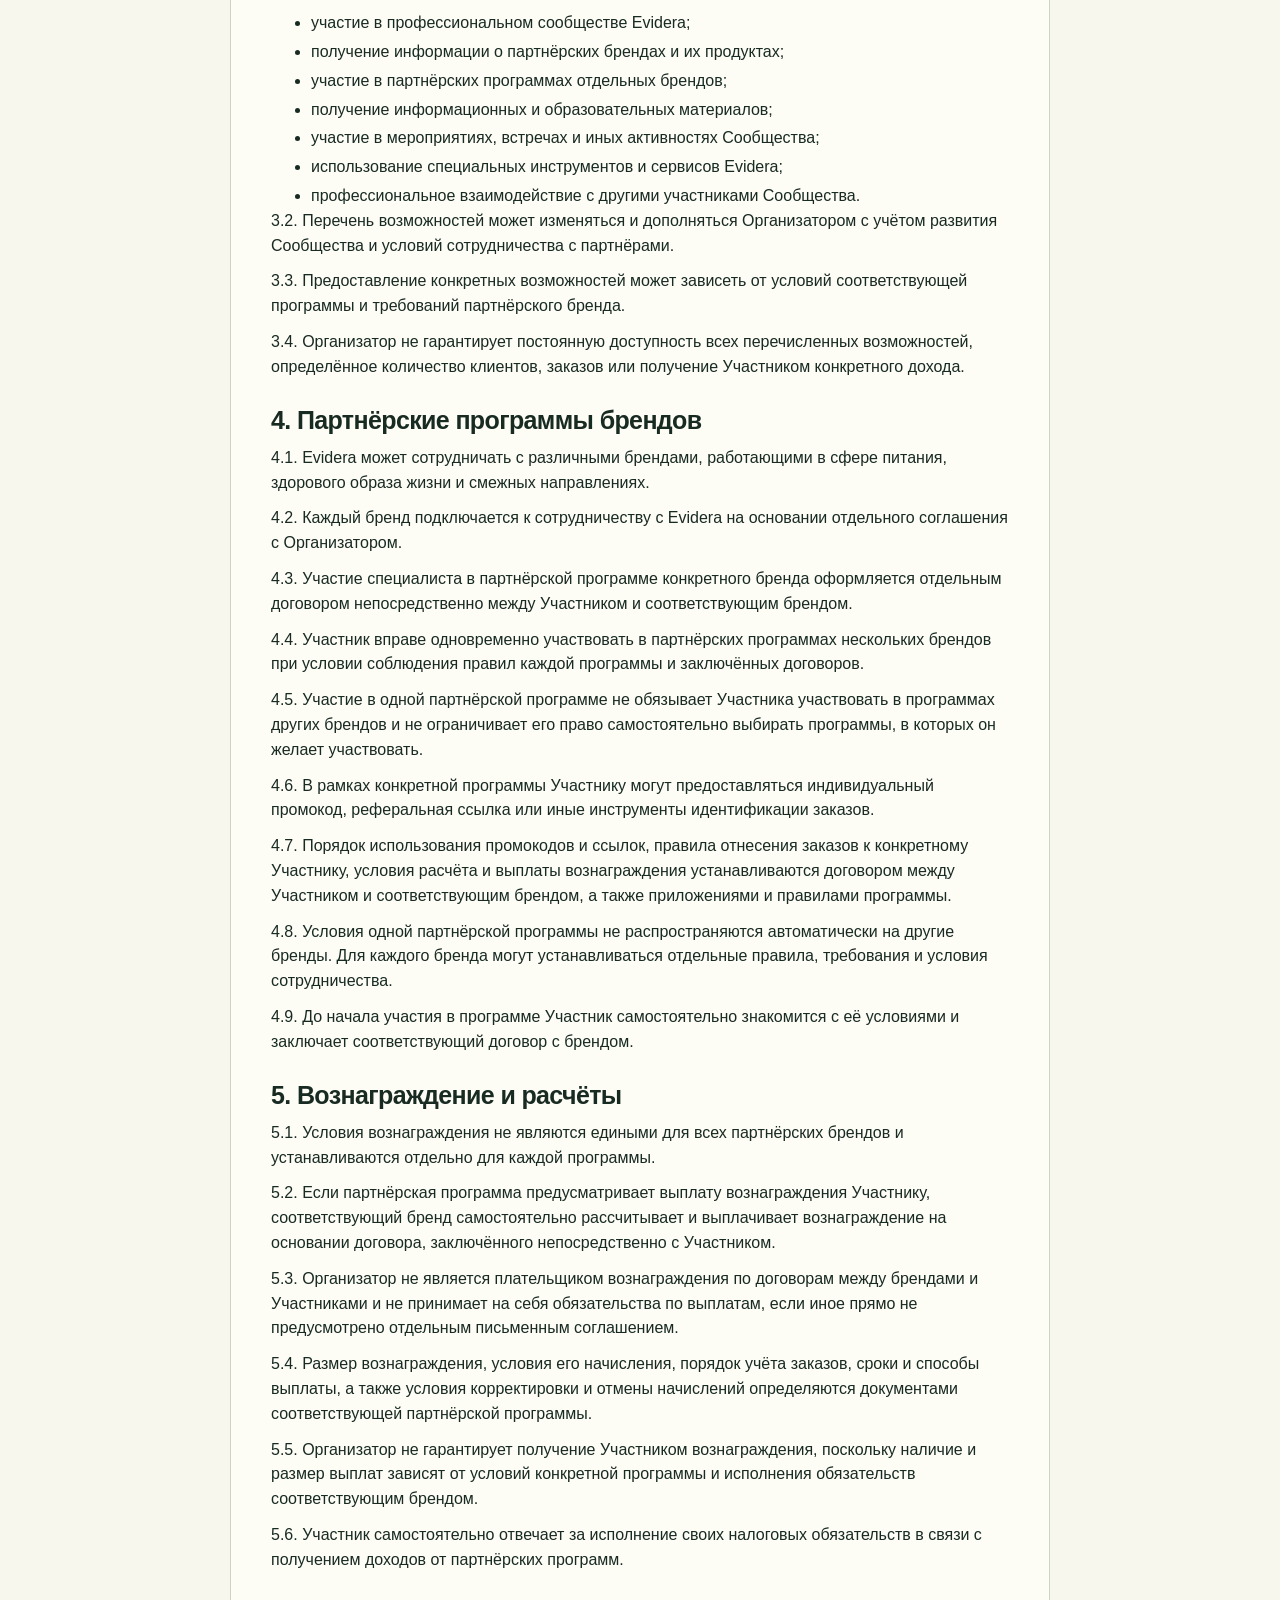
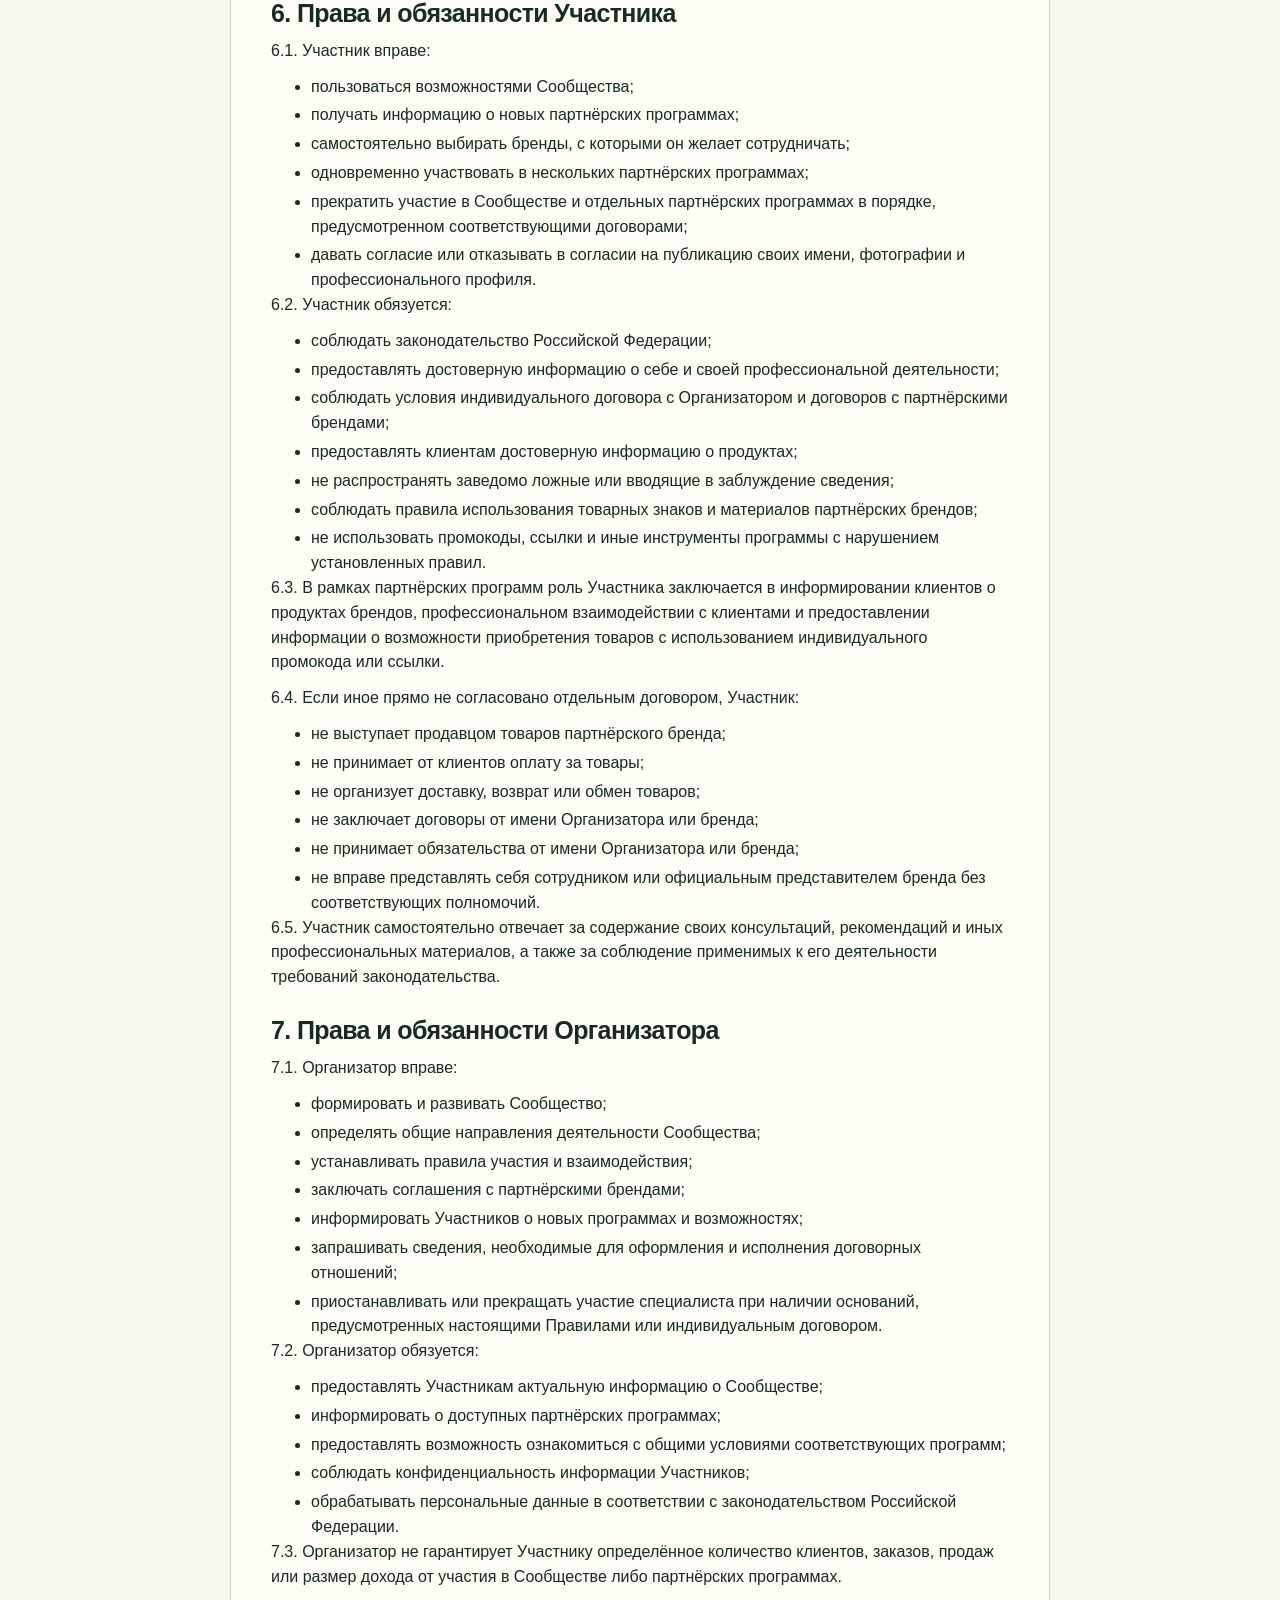
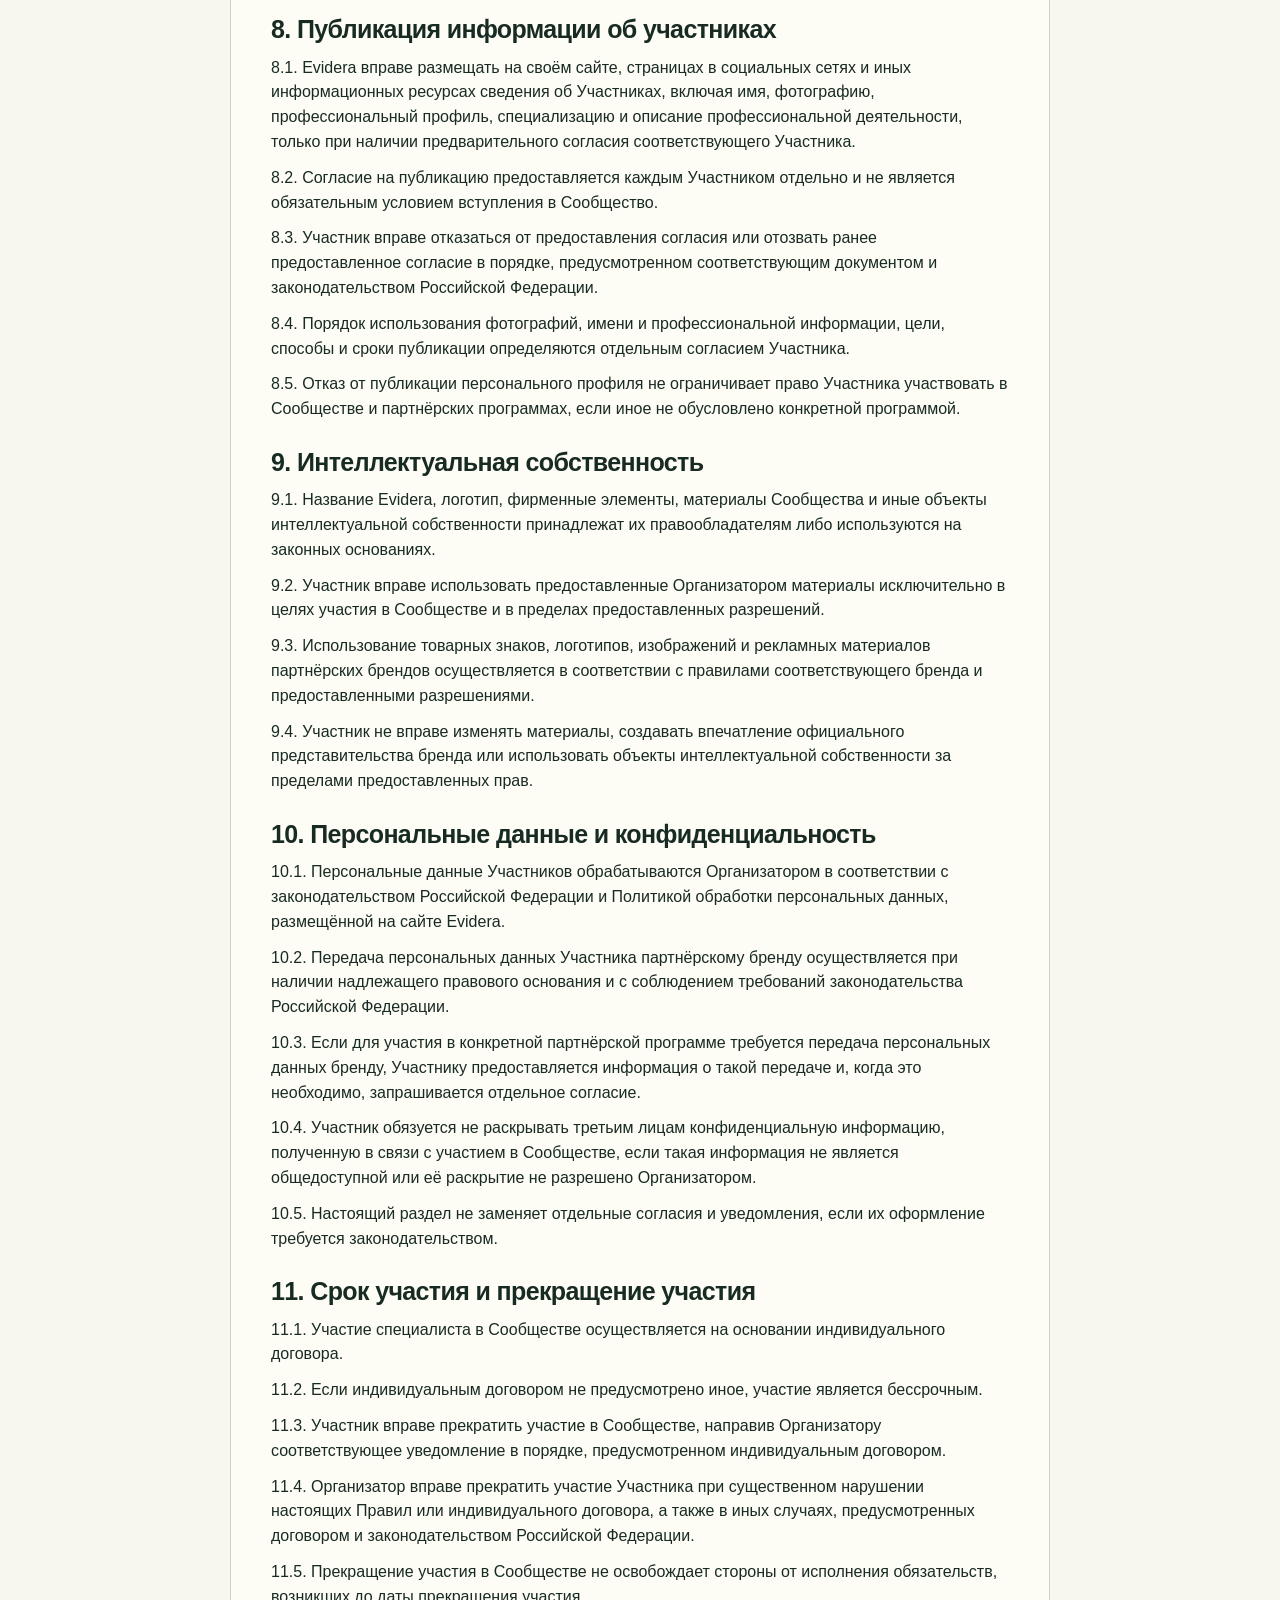
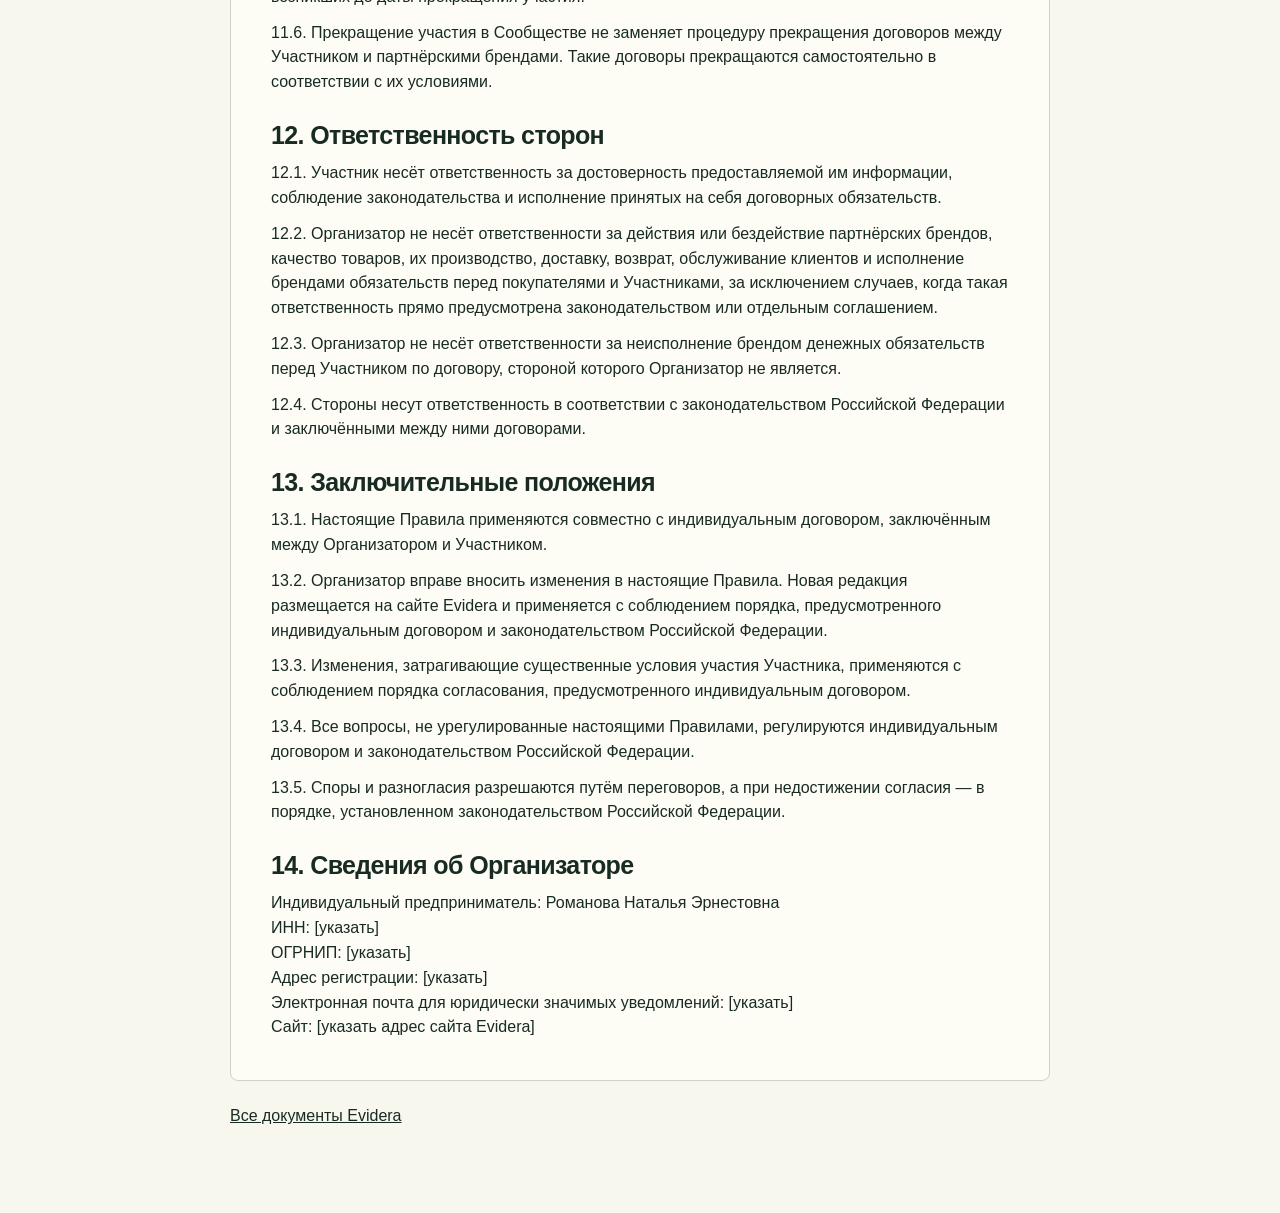
<file: documents/community-rules/index.html>
<!doctype html>
<html lang="ru">
<head>
<meta charset="utf-8">
<meta name="viewport" content="width=device-width, initial-scale=1">
<meta name="robots" content="noindex">
<title>Правила участия в сообществе — Evidera</title>
<link rel="icon" href="../../assets/icon.svg" type="image/svg+xml">
<link rel="stylesheet" href="../../assets/site.css">
</head>
<body>
<header class="header"><div class="wrap header-inner"><a class="wordmark" href="../../" aria-label="Evidera, начало страницы"><span class="mark" aria-hidden="true"><i></i><i></i><i></i><i></i></span><span>evidera<span class="word-dot">.</span></span></a><a href="../../#privacy">Все документы</a></div></header>
<main class="wrap legal">
  <p class="legal-status">Проект правил участия</p>
  <h1>Правила участия в сообществе</h1>
  <p class="intro">Версия для ознакомления. Оригинал содержит поля, которые нужно заполнить перед применением.</p>
  <a class="button outline" href="../files/community-rules.docx" download>Скачать оригинал DOCX</a>
  <article class="legal-text" aria-label="ПРАВИЛА УЧАСТИЯ В СООБЩЕСТВЕ EVIDERA">
    <p class="legal-title">ПРАВИЛА УЧАСТИЯ В СООБЩЕСТВЕ EVIDERA</p>
    <p>Редакция от «___» __________ 2026 г.</p>
<h2>1. Общие положения</h2>
<p>1.1. Настоящие Правила определяют условия участия специалистов в профессиональном сообществе Evidera, принципы взаимодействия участников, а также общие условия сотрудничества с Организатором и партнёрскими брендами.</p>
<p>1.2. Организатором Сообщества является индивидуальный предприниматель Романова Наталья Эрнестовна (далее — «Организатор»).</p>
<p>1.3. Evidera — профессиональное сообщество, объединяющее специалистов в сфере питания, здорового образа жизни и смежных направлений, а также создающее возможности для профессионального взаимодействия и сотрудничества с различными брендами.</p>
<p>1.4. Участие специалиста в Сообществе оформляется отдельным договором между Организатором и специалистом (далее — «Участник»).</p>
<p>1.5. Настоящие Правила устанавливают общие условия участия в Сообществе и применяются совместно с индивидуальным договором.</p>
<p>1.6. Условия сотрудничества с каждым партнёрским брендом регулируются отдельным договором, заключаемым непосредственно между соответствующим брендом и Участником.</p>
<p>1.7. Организатор не является стороной договоров между брендами и Участниками, если иное прямо не предусмотрено отдельным письменным соглашением.</p>
<p>1.8. В случае противоречия между настоящими Правилами и индивидуальным договором приоритет имеют положения индивидуального договора.</p>
<h2>2. Кто может стать участником</h2>
<p>2.1. Участниками Сообщества могут быть специалисты, осуществляющие профессиональную деятельность в сфере питания, здорового образа жизни и смежных областях.</p>
<p>2.2. К участию допускаются лица, имеющие статус индивидуального предпринимателя либо плательщика налога на профессиональный доход (самозанятого) и соответствующие требованиям законодательства Российской Федерации.</p>
<p>2.3. Для вступления в Сообщество специалист направляет Организатору заявку и предоставляет информацию, необходимую для рассмотрения заявки и оформления договорных отношений.</p>
<p>2.4. Организатор вправе запросить документы или сведения, подтверждающие статус специалиста.</p>
<p>2.5. Участие в Сообществе начинается после заключения индивидуального договора между Организатором и специалистом.</p>
<h2>3. Возможности участников</h2>
<p>3.1. Участникам Сообщества могут предоставляться следующие возможности:</p>
<ul><li>участие в профессиональном сообществе Evidera;</li><li>получение информации о партнёрских брендах и их продуктах;</li><li>участие в партнёрских программах отдельных брендов;</li><li>получение информационных и образовательных материалов;</li><li>участие в мероприятиях, встречах и иных активностях Сообщества;</li><li>использование специальных инструментов и сервисов Evidera;</li><li>профессиональное взаимодействие с другими участниками Сообщества.</li></ul>
<p>3.2. Перечень возможностей может изменяться и дополняться Организатором с учётом развития Сообщества и условий сотрудничества с партнёрами.</p>
<p>3.3. Предоставление конкретных возможностей может зависеть от условий соответствующей программы и требований партнёрского бренда.</p>
<p>3.4. Организатор не гарантирует постоянную доступность всех перечисленных возможностей, определённое количество клиентов, заказов или получение Участником конкретного дохода.</p>
<h2>4. Партнёрские программы брендов</h2>
<p>4.1. Evidera может сотрудничать с различными брендами, работающими в сфере питания, здорового образа жизни и смежных направлениях.</p>
<p>4.2. Каждый бренд подключается к сотрудничеству с Evidera на основании отдельного соглашения с Организатором.</p>
<p>4.3. Участие специалиста в партнёрской программе конкретного бренда оформляется отдельным договором непосредственно между Участником и соответствующим брендом.</p>
<p>4.4. Участник вправе одновременно участвовать в партнёрских программах нескольких брендов при условии соблюдения правил каждой программы и заключённых договоров.</p>
<p>4.5. Участие в одной партнёрской программе не обязывает Участника участвовать в программах других брендов и не ограничивает его право самостоятельно выбирать программы, в которых он желает участвовать.</p>
<p>4.6. В рамках конкретной программы Участнику могут предоставляться индивидуальный промокод, реферальная ссылка или иные инструменты идентификации заказов.</p>
<p>4.7. Порядок использования промокодов и ссылок, правила отнесения заказов к конкретному Участнику, условия расчёта и выплаты вознаграждения устанавливаются договором между Участником и соответствующим брендом, а также приложениями и правилами программы.</p>
<p>4.8. Условия одной партнёрской программы не распространяются автоматически на другие бренды. Для каждого бренда могут устанавливаться отдельные правила, требования и условия сотрудничества.</p>
<p>4.9. До начала участия в программе Участник самостоятельно знакомится с её условиями и заключает соответствующий договор с брендом.</p>
<h2>5. Вознаграждение и расчёты</h2>
<p>5.1. Условия вознаграждения не являются едиными для всех партнёрских брендов и устанавливаются отдельно для каждой программы.</p>
<p>5.2. Если партнёрская программа предусматривает выплату вознаграждения Участнику, соответствующий бренд самостоятельно рассчитывает и выплачивает вознаграждение на основании договора, заключённого непосредственно с Участником.</p>
<p>5.3. Организатор не является плательщиком вознаграждения по договорам между брендами и Участниками и не принимает на себя обязательства по выплатам, если иное прямо не предусмотрено отдельным письменным соглашением.</p>
<p>5.4. Размер вознаграждения, условия его начисления, порядок учёта заказов, сроки и способы выплаты, а также условия корректировки и отмены начислений определяются документами соответствующей партнёрской программы.</p>
<p>5.5. Организатор не гарантирует получение Участником вознаграждения, поскольку наличие и размер выплат зависят от условий конкретной программы и исполнения обязательств соответствующим брендом.</p>
<p>5.6. Участник самостоятельно отвечает за исполнение своих налоговых обязательств в связи с получением доходов от партнёрских программ.</p>
<h2>6. Права и обязанности Участника</h2>
<p>6.1. Участник вправе:</p>
<ul><li>пользоваться возможностями Сообщества;</li><li>получать информацию о новых партнёрских программах;</li><li>самостоятельно выбирать бренды, с которыми он желает сотрудничать;</li><li>одновременно участвовать в нескольких партнёрских программах;</li><li>прекратить участие в Сообществе и отдельных партнёрских программах в порядке, предусмотренном соответствующими договорами;</li><li>давать согласие или отказывать в согласии на публикацию своих имени, фотографии и профессионального профиля.</li></ul>
<p>6.2. Участник обязуется:</p>
<ul><li>соблюдать законодательство Российской Федерации;</li><li>предоставлять достоверную информацию о себе и своей профессиональной деятельности;</li><li>соблюдать условия индивидуального договора с Организатором и договоров с партнёрскими брендами;</li><li>предоставлять клиентам достоверную информацию о продуктах;</li><li>не распространять заведомо ложные или вводящие в заблуждение сведения;</li><li>соблюдать правила использования товарных знаков и материалов партнёрских брендов;</li><li>не использовать промокоды, ссылки и иные инструменты программы с нарушением установленных правил.</li></ul>
<p>6.3. В рамках партнёрских программ роль Участника заключается в информировании клиентов о продуктах брендов, профессиональном взаимодействии с клиентами и предоставлении информации о возможности приобретения товаров с использованием индивидуального промокода или ссылки.</p>
<p>6.4. Если иное прямо не согласовано отдельным договором, Участник:</p>
<ul><li>не выступает продавцом товаров партнёрского бренда;</li><li>не принимает от клиентов оплату за товары;</li><li>не организует доставку, возврат или обмен товаров;</li><li>не заключает договоры от имени Организатора или бренда;</li><li>не принимает обязательства от имени Организатора или бренда;</li><li>не вправе представлять себя сотрудником или официальным представителем бренда без соответствующих полномочий.</li></ul>
<p>6.5. Участник самостоятельно отвечает за содержание своих консультаций, рекомендаций и иных профессиональных материалов, а также за соблюдение применимых к его деятельности требований законодательства.</p>
<h2>7. Права и обязанности Организатора</h2>
<p>7.1. Организатор вправе:</p>
<ul><li>формировать и развивать Сообщество;</li><li>определять общие направления деятельности Сообщества;</li><li>устанавливать правила участия и взаимодействия;</li><li>заключать соглашения с партнёрскими брендами;</li><li>информировать Участников о новых программах и возможностях;</li><li>запрашивать сведения, необходимые для оформления и исполнения договорных отношений;</li><li>приостанавливать или прекращать участие специалиста при наличии оснований, предусмотренных настоящими Правилами или индивидуальным договором.</li></ul>
<p>7.2. Организатор обязуется:</p>
<ul><li>предоставлять Участникам актуальную информацию о Сообществе;</li><li>информировать о доступных партнёрских программах;</li><li>предоставлять возможность ознакомиться с общими условиями соответствующих программ;</li><li>соблюдать конфиденциальность информации Участников;</li><li>обрабатывать персональные данные в соответствии с законодательством Российской Федерации.</li></ul>
<p>7.3. Организатор не гарантирует Участнику определённое количество клиентов, заказов, продаж или размер дохода от участия в Сообществе либо партнёрских программах.</p>
<h2>8. Публикация информации об участниках</h2>
<p>8.1. Evidera вправе размещать на своём сайте, страницах в социальных сетях и иных информационных ресурсах сведения об Участниках, включая имя, фотографию, профессиональный профиль, специализацию и описание профессиональной деятельности, только при наличии предварительного согласия соответствующего Участника.</p>
<p>8.2. Согласие на публикацию предоставляется каждым Участником отдельно и не является обязательным условием вступления в Сообщество.</p>
<p>8.3. Участник вправе отказаться от предоставления согласия или отозвать ранее предоставленное согласие в порядке, предусмотренном соответствующим документом и законодательством Российской Федерации.</p>
<p>8.4. Порядок использования фотографий, имени и профессиональной информации, цели, способы и сроки публикации определяются отдельным согласием Участника.</p>
<p>8.5. Отказ от публикации персонального профиля не ограничивает право Участника участвовать в Сообществе и партнёрских программах, если иное не обусловлено конкретной программой.</p>
<h2>9. Интеллектуальная собственность</h2>
<p>9.1. Название Evidera, логотип, фирменные элементы, материалы Сообщества и иные объекты интеллектуальной собственности принадлежат их правообладателям либо используются на законных основаниях.</p>
<p>9.2. Участник вправе использовать предоставленные Организатором материалы исключительно в целях участия в Сообществе и в пределах предоставленных разрешений.</p>
<p>9.3. Использование товарных знаков, логотипов, изображений и рекламных материалов партнёрских брендов осуществляется в соответствии с правилами соответствующего бренда и предоставленными разрешениями.</p>
<p>9.4. Участник не вправе изменять материалы, создавать впечатление официального представительства бренда или использовать объекты интеллектуальной собственности за пределами предоставленных прав.</p>
<h2>10. Персональные данные и конфиденциальность</h2>
<p>10.1. Персональные данные Участников обрабатываются Организатором в соответствии с законодательством Российской Федерации и Политикой обработки персональных данных, размещённой на сайте Evidera.</p>
<p>10.2. Передача персональных данных Участника партнёрскому бренду осуществляется при наличии надлежащего правового основания и с соблюдением требований законодательства Российской Федерации.</p>
<p>10.3. Если для участия в конкретной партнёрской программе требуется передача персональных данных бренду, Участнику предоставляется информация о такой передаче и, когда это необходимо, запрашивается отдельное согласие.</p>
<p>10.4. Участник обязуется не раскрывать третьим лицам конфиденциальную информацию, полученную в связи с участием в Сообществе, если такая информация не является общедоступной или её раскрытие не разрешено Организатором.</p>
<p>10.5. Настоящий раздел не заменяет отдельные согласия и уведомления, если их оформление требуется законодательством.</p>
<h2>11. Срок участия и прекращение участия</h2>
<p>11.1. Участие специалиста в Сообществе осуществляется на основании индивидуального договора.</p>
<p>11.2. Если индивидуальным договором не предусмотрено иное, участие является бессрочным.</p>
<p>11.3. Участник вправе прекратить участие в Сообществе, направив Организатору соответствующее уведомление в порядке, предусмотренном индивидуальным договором.</p>
<p>11.4. Организатор вправе прекратить участие Участника при существенном нарушении настоящих Правил или индивидуального договора, а также в иных случаях, предусмотренных договором и законодательством Российской Федерации.</p>
<p>11.5. Прекращение участия в Сообществе не освобождает стороны от исполнения обязательств, возникших до даты прекращения участия.</p>
<p>11.6. Прекращение участия в Сообществе не заменяет процедуру прекращения договоров между Участником и партнёрскими брендами. Такие договоры прекращаются самостоятельно в соответствии с их условиями.</p>
<h2>12. Ответственность сторон</h2>
<p>12.1. Участник несёт ответственность за достоверность предоставляемой им информации, соблюдение законодательства и исполнение принятых на себя договорных обязательств.</p>
<p>12.2. Организатор не несёт ответственности за действия или бездействие партнёрских брендов, качество товаров, их производство, доставку, возврат, обслуживание клиентов и исполнение брендами обязательств перед покупателями и Участниками, за исключением случаев, когда такая ответственность прямо предусмотрена законодательством или отдельным соглашением.</p>
<p>12.3. Организатор не несёт ответственности за неисполнение брендом денежных обязательств перед Участником по договору, стороной которого Организатор не является.</p>
<p>12.4. Стороны несут ответственность в соответствии с законодательством Российской Федерации и заключёнными между ними договорами.</p>
<h2>13. Заключительные положения</h2>
<p>13.1. Настоящие Правила применяются совместно с индивидуальным договором, заключённым между Организатором и Участником.</p>
<p>13.2. Организатор вправе вносить изменения в настоящие Правила. Новая редакция размещается на сайте Evidera и применяется с соблюдением порядка, предусмотренного индивидуальным договором и законодательством Российской Федерации.</p>
<p>13.3. Изменения, затрагивающие существенные условия участия Участника, применяются с соблюдением порядка согласования, предусмотренного индивидуальным договором.</p>
<p>13.4. Все вопросы, не урегулированные настоящими Правилами, регулируются индивидуальным договором и законодательством Российской Федерации.</p>
<p>13.5. Споры и разногласия разрешаются путём переговоров, а при недостижении согласия — в порядке, установленном законодательством Российской Федерации.</p>
<h2>14. Сведения об Организаторе</h2>
<p>Индивидуальный предприниматель: Романова Наталья Эрнестовна<br>ИНН: [указать]<br>ОГРНИП: [указать]<br>Адрес регистрации: [указать]<br>Электронная почта для юридически значимых уведомлений: [указать]<br>Сайт: [указать адрес сайта Evidera]</p>
  </article>
  <a href="../../#privacy">Все документы Evidera</a>
</main>
</body>
</html>
</file>
<file: assets/site.css>
:root {
  color-scheme: light;
  --paper: #f8f7ee;
  --white: #fdfcf5;
  --ink: #182b23;
  --pine: #234137;
  --muted: #45594e;
  --sage: #e8ecdb;
  --accent: #dbe79f;
  --rule: #cdd4c3;
  --serif: Georgia, "Times New Roman", serif;
  --sans: Inter, -apple-system, BlinkMacSystemFont, "Segoe UI", Arial, sans-serif;
}
*, *::before, *::after { box-sizing: border-box; }
html { scroll-behavior: smooth; scroll-padding-top: 86px; }
body { margin: 0; background: var(--paper); color: var(--ink); font: 16px/1.55 var(--sans); }
figure, h1, h2, h3, p, ul, ol { margin: 0; }
img { display: block; max-width: 100%; }
a { color: inherit; }
button, select, input, textarea { font: inherit; }
:focus-visible { outline: 2px solid #658d54; outline-offset: 4px; }
::selection { background: var(--accent); color: var(--ink); }
.wrap { width: min(1280px, calc(100% - 96px)); margin-inline: auto; }
.skip { position: fixed; z-index: 10; top: 8px; left: 8px; padding: 8px 12px; background: var(--white); transform: translateY(-150%); }
.skip:focus { transform: none; }
.header { position: sticky; top: 0; z-index: 3; background: var(--paper); border-bottom: 1px solid var(--rule); }
.header-inner { min-height: 72px; display: flex; justify-content: space-between; align-items: center; gap: 24px; }
.wordmark { display: inline-flex; width: fit-content; align-items: center; gap: 9px; color: inherit; text-decoration: none; font-weight: 740; line-height: 1; letter-spacing: -.075em; font-size: 34px; }
.word-dot { color: #748b49; }
.mark { display: inline-grid; grid-template: repeat(2, 1fr) / repeat(2, 1fr); gap: 1px; width: .78em; height: .78em; flex: none; transform: rotate(-10deg); }
.mark i { width: 100%; height: 100%; background: currentColor; border-radius: 83% 38% 80% 36%; }
.mark i:nth-child(2), .mark i:nth-child(3) { border-radius: 38% 83% 36% 80%; }
.site-nav, .actions { display: flex; align-items: center; gap: clamp(15px, 2.3vw, 35px); }
.site-nav > a { text-decoration: none; font-size: 14px; font-weight: 580; }
.site-nav > a:not(.button):hover { text-decoration: underline; text-underline-offset: 5px; }
.menu-toggle { display: none; }
.button { display: inline-flex; gap: 12px; justify-content: center; align-items: center; min-height: 50px; padding: 12px 19px; border: 1px solid transparent; border-radius: 6px; text-decoration: none; font-size: 14px; font-weight: 650; line-height: 1.2; text-align: center; cursor: pointer; transition: background-color .18s, border-color .18s; }
.button svg, .text-link svg { flex: none; width: 17px; height: 17px; }
.primary { background: var(--pine); color: var(--white); }
.primary:hover { background: #355449; }
.outline { background: transparent; border-color: #91a58c; color: var(--ink); }
.outline:hover { background: var(--white); border-color: var(--ink); }
.nav-join { background: var(--accent); min-height: 42px; }
.nav-join:hover { background: #e6ebb6; }
.button:disabled { opacity: .55; cursor: default; }
.text-link { display: inline-flex; align-items: center; gap: 7px; width: fit-content; font-size: 14px; font-weight: 650; text-underline-offset: 5px; }
.text-link:hover { color: #47684c; }
.hero { display: grid; grid-template-columns: repeat(2, minmax(0, 1fr)); gap: clamp(25px, 4.4vw, 64px); align-items: center; padding-block: clamp(28px, 4vw, 59px); }
.hero-copy { container-type: inline-size; padding-block: 18px; }
.kicker { display: flex; align-items: center; gap: 8px; color: var(--muted); font-size: 11px; font-weight: 750; letter-spacing: .13em; text-transform: uppercase; }
.kicker > span { flex: none; width: 7px; height: 7px; background: #819658; border-radius: 50%; }
h1, h2 { font-family: var(--serif); font-weight: 400; line-height: 1.04; letter-spacing: -.055em; text-wrap: balance; }
.hero h1 { font-size: clamp(30px, 12.5cqi, 86px); line-height: .99; margin-block: 18px 23px; letter-spacing: -.07em; }
.hero h1 em { color: #4b694e; font-weight: 400; white-space: nowrap; }
.hero-copy > p:not(.kicker), .intro { color: var(--muted); font-size: clamp(17px, 1.5vw, 20px); line-height: 1.55; }
.hero-copy > p:not(.kicker) { max-width: 505px; }
.actions { flex-wrap: wrap; margin-top: 28px; }
.hero-photo { position: relative; display: grid; min-height: clamp(365px, 41vw, 565px); align-self: stretch; border-radius: 9px; overflow: hidden; background: #d0baa0; }
.hero-photo img { position: absolute; inset: 0; width: 100%; height: 100%; object-fit: cover; object-position: 53% 50%; }
.photo-mark { position: absolute; right: 17px; bottom: 17px; display: grid; place-items: center; width: 43px; height: 43px; color: white; background: #122b2380; border-radius: 50%; border: 1px solid #ffffffa1; font-size: 25px; }
.audience { background: var(--sage); border-block: 1px solid var(--rule); }
.audience-inner { display: grid; grid-template-columns: auto 1fr; gap: clamp(18px, 5vw, 80px); align-items: center; min-height: 75px; }
.audience p { font-size: 10px; font-weight: 760; text-transform: uppercase; letter-spacing: .12em; color: var(--muted); }
.audience ul { display: flex; gap: 12px; align-items: center; justify-content: space-between; list-style: none; padding: 0; }
.audience li { font: 400 clamp(16px, 1.7vw, 24px)/1.25 var(--serif); letter-spacing: -.025em; }
.section, .community, .app { padding-block: clamp(52px, 7vw, 104px); }
h2 { font-size: clamp(36px, 5.25vw, 72px); margin-top: 10px; }
h3 { font-size: clamp(18px, 2vw, 24px); font-weight: 650; line-height: 1.22; letter-spacing: -.025em; }
.intro { margin-top: 16px; max-width: 720px; }
.steps { display: grid; grid-template-columns: repeat(3, minmax(0, 1fr)); gap: 1px; padding: 1px; margin-top: 31px; background: var(--rule); border-radius: 8px; overflow: hidden; list-style: none; }
.steps li { padding: clamp(18px, 2.55vw, 36px); background: var(--white); }
.step-index { display: inline-flex; align-items: center; justify-content: center; width: 36px; height: 36px; margin-bottom: 19px; border-radius: 50%; background: var(--sage); color: var(--pine); font-size: 11px; font-weight: 750; letter-spacing: .05em; }
.steps li p { margin-top: 9px; color: var(--muted); }
.brands-strip { display: flex; justify-content: space-between; align-items: center; gap: 20px; padding: 18px 22px; margin-top: 18px; border: 1px solid var(--rule); border-radius: 8px; background: var(--sage); }
.brands-strip h3 { font-size: 17px; }
.brands-strip p { color: var(--muted); margin-top: 3px; font-size: 14px; }
.brand-links { display: flex; flex-wrap: wrap; gap: 8px; }
.brand-links a { display: inline-flex; gap: 12px; align-items: center; padding: 9px 13px; border-radius: 5px; background: var(--white); text-decoration: none; font: 400 19px/1 var(--serif); letter-spacing: .06em; }
.brand-links a:hover { text-decoration: underline; text-underline-offset: 4px; }
.brand-links svg { width: 16px; height: 16px; }
.community { background: var(--sage); }
.community-inner, .app-grid { display: grid; grid-template-columns: repeat(2, minmax(0, 1fr)); gap: clamp(30px, 7vw, 98px); align-items: center; }
.community-photo { overflow: hidden; border-radius: 8px; }
.community-photo img { width: 100%; height: auto; aspect-ratio: 4/3; object-fit: cover; }
.community .button { margin-top: 24px; }
.app { background: var(--pine); color: var(--white); }
.app .kicker, .app .intro { color: #e1e7d9; }
.app .kicker > span { background: var(--accent); }
.app-heading { margin-bottom: 30px; }
.app-heading h2 { max-width: 820px; }
.app-grid { gap: 24px; align-items: stretch; }
.app-roles { display: grid; gap: 14px; }
.role { border: 1px solid #d8e5d754; border-radius: 8px; padding: clamp(19px, 2.55vw, 36px); background: #ffffff08; }
.role h3 { color: var(--accent); }
.role ul { list-style: none; padding: 0; display: grid; gap: 9px; margin-top: 13px; }
.role li { display: flex; gap: 9px; align-items: start; }
.role svg { color: var(--accent); width: 17px; height: 17px; flex: none; margin-top: 3px; }
.app-visual { position: relative; min-height: 348px; padding: 24px 16px 40px; display: grid; place-items: center; border-radius: 8px; overflow: hidden; background: radial-gradient(ellipse at 50% 48%, #e0e7bd 0%, #bed0a9 45%, #a6bd9a 100%); }
.app-visual figcaption { position: absolute; right: 12px; bottom: 10px; color: #2e473c; font-size: 11px; }
.phone { width: 198px; padding: 12px; border: 6px solid #20392f; border-radius: 25px; background: #fafaf0; color: var(--ink); box-shadow: 12px 14px 25px #182f2455; transform: rotate(-8deg); }
.phone-head { display: flex; align-items: center; justify-content: space-between; font-size: 17px; font-weight: 750; letter-spacing: -.07em; }
.camera { width: 24px; height: 5px; border-radius: 5px; background: #223b32; }
.phone-title { font: 26px/1.1 var(--serif); margin: 10px 0; }
.screen-card { display: grid; background: #e5ecd4; border-radius: 6px; padding: 9px; margin-bottom: 6px; }
.screen-card.alt { background: #f0ead4; }
.screen-card.chat { background: #e5ecdf; margin-bottom: 0; }
.screen-card small { font-size: 7px; letter-spacing: .06em; font-weight: 750; }
.screen-card strong { font-size: 12px; }
.screen-card > span { color: var(--muted); font-size: 9px; }
.join { display: grid; grid-template-columns: minmax(0, 4fr) minmax(0, 5fr); align-items: start; gap: clamp(28px, 6vw, 90px); }
.application-form { background: var(--white); border: 1px solid var(--rule); border-radius: 8px; padding: clamp(17px, 3vw, 32px); }
.form-note { padding: 11px 13px; margin-bottom: 16px; background: var(--sage); border-radius: 4px; font-size: 14px; }
.form-grid { display: grid; grid-template-columns: repeat(2, minmax(0, 1fr)); gap: 13px; align-items: end; }
.field { display: grid; gap: 5px; }
.field > span { font-size: 13px; line-height: 1.25; font-weight: 650; }
.field small { font-size: 11px; color: var(--muted); font-weight: 400; }
.field.wide { grid-column: 1 / -1; }
.field input, .field select, .field textarea { border: 1px solid #a3b1a3; border-radius: 4px; width: 100%; min-height: 44px; background: #fffef9; color: var(--ink); padding: 9px 10px; font-size: 16px; }
.field textarea { resize: vertical; }
.check { display: flex; gap: 9px; align-items: start; margin: 17px 0; font-size: 14px; }
.check input { flex: none; width: 17px; height: 17px; margin: 2px 0 0; accent-color: var(--pine); }
.check a { text-underline-offset: 2px; }
.form-status:not(:empty) { margin-top: 13px; padding: 9px 11px; background: var(--sage); border-radius: 4px; font-size: 14px; }
.brand-section { background: var(--sage); padding-block: 22px; }
.brand-section summary { display: flex; align-items: center; justify-content: space-between; gap: 16px; cursor: pointer; padding-block: 9px; list-style: none; }
.brand-section summary::-webkit-details-marker { display: none; }
.brand-section summary strong { display: block; font-size: 20px; letter-spacing: -.02em; }
.brand-section summary span span { color: var(--muted); }
.brand-toggle { display: grid; flex: none; width: 37px; height: 37px; place-items: center; border: 1px solid #a7b6a0; border-radius: 50%; font-size: 21px; }
.brand-toggle::before { content: '+'; }
.brand-section details[open] .brand-toggle::before { content: '−'; }
.brand-section .application-form { max-width: 720px; margin: 12px 0 7px; }
.footer { background: var(--pine); color: var(--white); padding: 38px 0 20px; }
.footer .word-dot { color: var(--accent); }
.footer-main { display: flex; justify-content: space-between; align-items: start; flex-wrap: wrap; gap: 20px; }
.footer-main p { color: #e2e8dc; margin-top: 9px; max-width: 320px; font-size: 14px; }
.footer nav { display: flex; flex-wrap: wrap; gap: 11px 19px; }
.footer nav a { font-size: 14px; text-decoration: none; }
.footer nav a:hover { text-decoration: underline; text-underline-offset: 4px; }
.footer-docs { display: grid; grid-template-columns: repeat(2, minmax(0, 1fr)); gap: 9px 20px; border-block: 1px solid #ffffff40; margin-top: 23px; padding-block: 12px; font-size: 14px; }
.footer-docs summary { cursor: pointer; width: fit-content; }
.footer-docs p { padding-top: 6px; color: #e2e8dc; }
.copyright { margin-top: 13px; font-size: 12px; color: #e2e8dc; }
@media (max-width: 1060px) {
  .wrap { width: calc(100% - 64px); }
  .hero .actions { gap: 10px 16px; }
}
@media (max-width: 830px) {
  .wrap { width: calc(100% - 44px); }
  .join { grid-template-columns: 1fr; }
}
@media (max-width: 720px) {
  html { scroll-padding-top: 75px; }
  .header-inner { position: relative; min-height: 62px; }
  .menu-toggle { display: inline-flex; align-items: center; gap: 8px; padding: 7px 0 7px 8px; min-height: 44px; background: transparent; border: none; color: var(--ink); cursor: pointer; }
  .menu-toggle span { width: 15px; height: 10px; border-block: 1px solid currentColor; }
  .site-nav { display: none; position: absolute; inset: 100% 0 auto; flex-direction: column; align-items: stretch; gap: 0; padding: 12px 17px; background: var(--white); border: 1px solid var(--rule); border-radius: 0 0 6px 6px; box-shadow: 0 11px 20px #26382b1a; }
  .site-nav.is-open { display: flex; }
  .site-nav > a { padding-block: 10px; }
  .site-nav .nav-join { margin-top: 6px; }
  .hero, .community-inner, .app-grid { grid-template-columns: 1fr; }
  .hero-copy { padding-block: 0; }
  .hero h1 { font-size: clamp(30px, 12.5cqi, 66px); }
  .hero-photo { min-height: clamp(247px, 63vw, 435px); }
  .audience-inner { grid-template-columns: 1fr; gap: 5px; padding-block: 12px; }
  .audience ul { display: grid; grid-template-columns: 1fr 1fr; gap: 5px 10px; }
  .steps { grid-template-columns: 1fr; }
  .steps li { display: grid; grid-template-columns: 36px minmax(0, 1fr); gap: 5px 12px; }
  .step-index { grid-row: 1 / span 2; margin: 0; }
  .steps li p { margin-top: 0; }
  .community-photo { order: 2; }
  .app-visual { min-height: 305px; }
}
@media (max-width: 400px) {
  .wrap { width: calc(100% - 32px); }
  .brands-strip { flex-direction: column; align-items: start; }
  .form-grid, .footer-docs { grid-template-columns: 1fr; }
}
@media (prefers-reduced-motion: reduce) {
  *, *::before, *::after { scroll-behavior: auto !important; transition: none !important; }
}

.hero h1 { font-size: clamp(32px, 10cqi, 67px); line-height: 1.02; letter-spacing: -.057em; text-wrap: initial; }
.hero h1 em { white-space: normal; }
.hero .actions { gap: 10px; }
.hero .actions .button { padding-inline: 14px; }
.program-rules { margin-top: 18px; }
.form-doc-links { display: flex; flex-wrap: wrap; gap: 4px 16px; margin-top: 17px; font-size: 14px; }
.form-doc-links a, .footer-docs a { text-underline-offset: 3px; }
.application-form .check { margin-top: 11px; }
.check small { color: var(--muted); font-size: .88em; }
.footer-docs { padding-block: 16px; gap: 18px 30px; }
.footer-docs h2 { font: 650 16px/1.3 var(--sans); letter-spacing: 0; margin: 0 0 6px; }
.document-links { margin: 0; padding: 0; list-style: none; }
.document-links li + li { margin-top: 4px; }
.legal { width: min(820px, calc(100% - 36px)); padding-block: clamp(35px, 7vw, 84px); }
.legal h1 { font-size: clamp(38px, 6vw, 70px); margin-top: 12px; overflow-wrap: anywhere; }
.legal-status { color: var(--muted); font-weight: 650; font-size: 14px; }
.legal .button { margin-block: 18px; }
.legal-text { padding: clamp(18px, 4vw, 40px); margin-block: 10px 23px; background: var(--white); border: 1px solid var(--rule); border-radius: 8px; overflow-wrap: anywhere; }
.legal-text p + p, .legal-text ul { margin-top: 11px; }
.legal-text h2 { font: 650 clamp(19px, 3vw, 25px)/1.25 var(--sans); letter-spacing: -.025em; margin-block: 25px 10px; text-wrap: initial; }
.legal-title { font-weight: 720; }
.legal-text li + li { margin-top: 4px; }
@media (max-width: 830px) and (min-width: 721px) {
  .site-nav { gap: 12px; }
  .site-nav a { font-size: 13px; }
}
@media (max-width: 720px) {
  .hero h1 { font-size: clamp(34px, 10.8cqi, 62px); }
}
</file>
